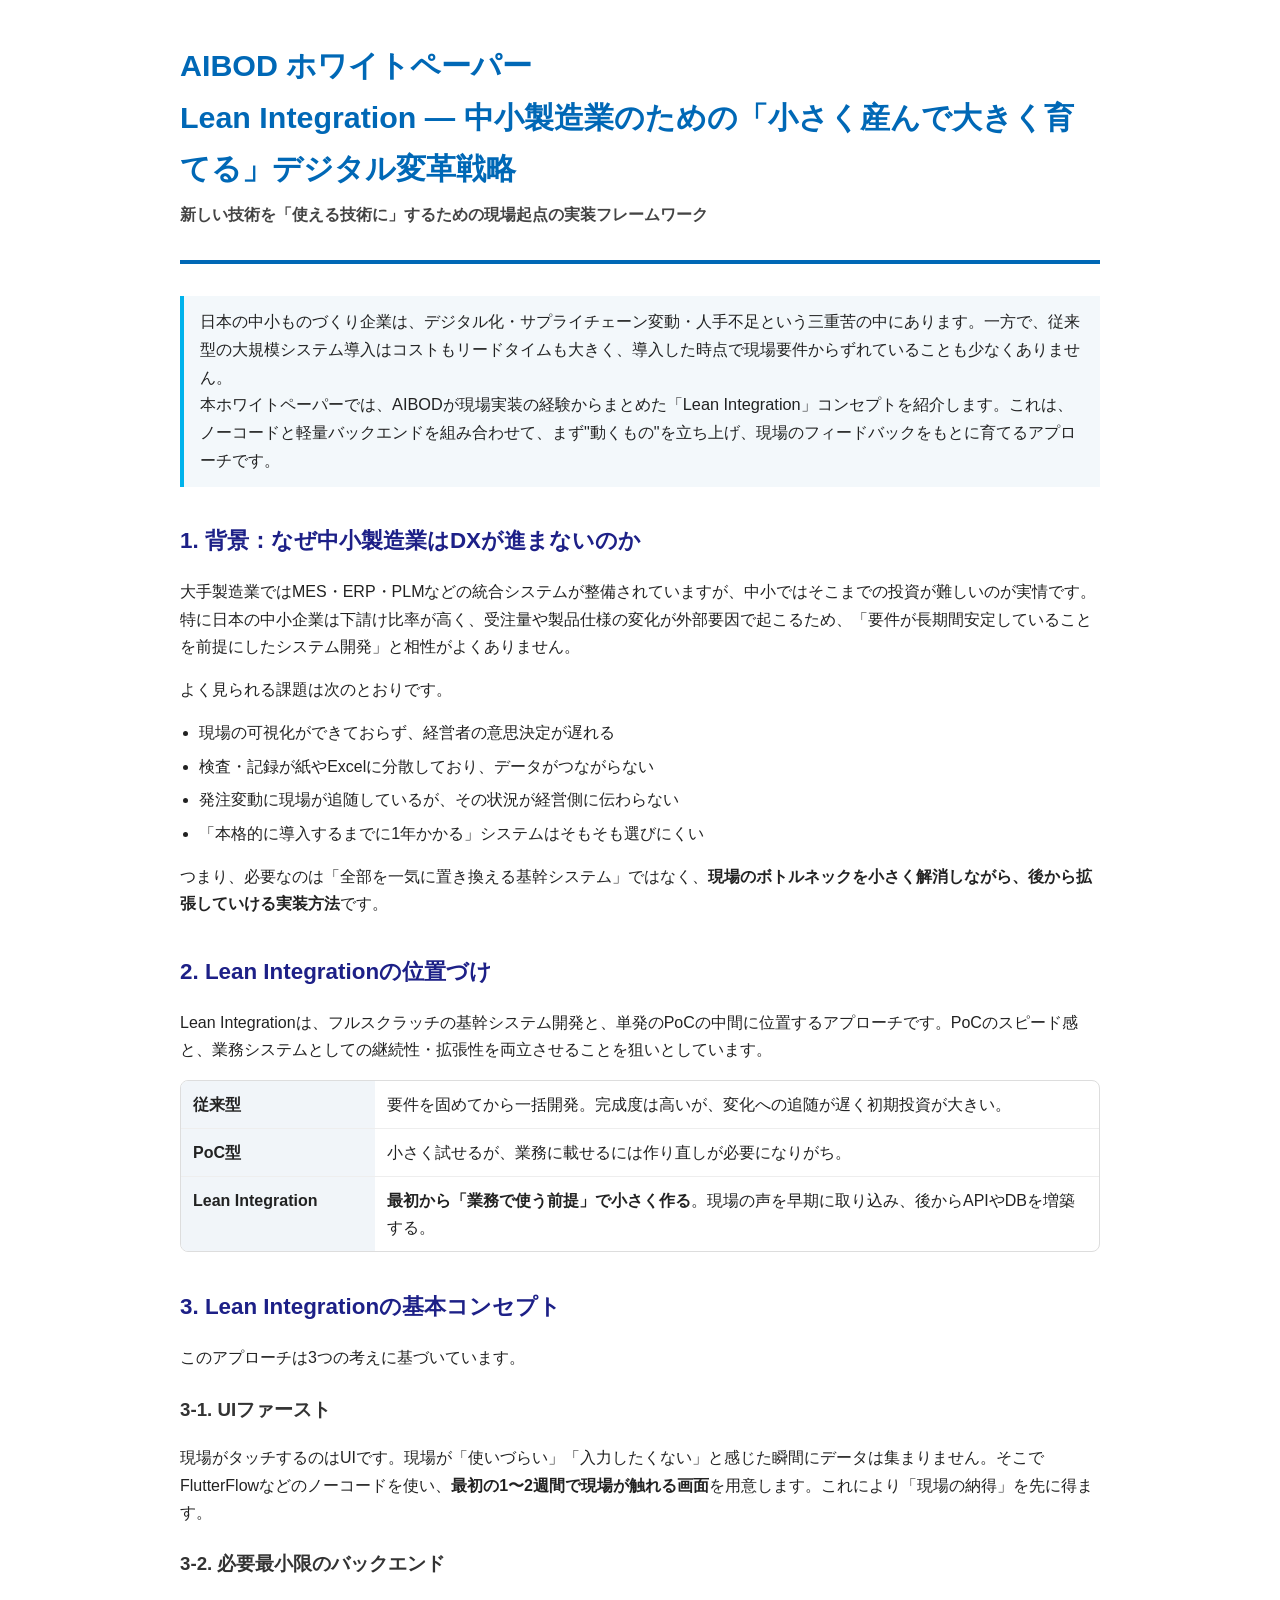
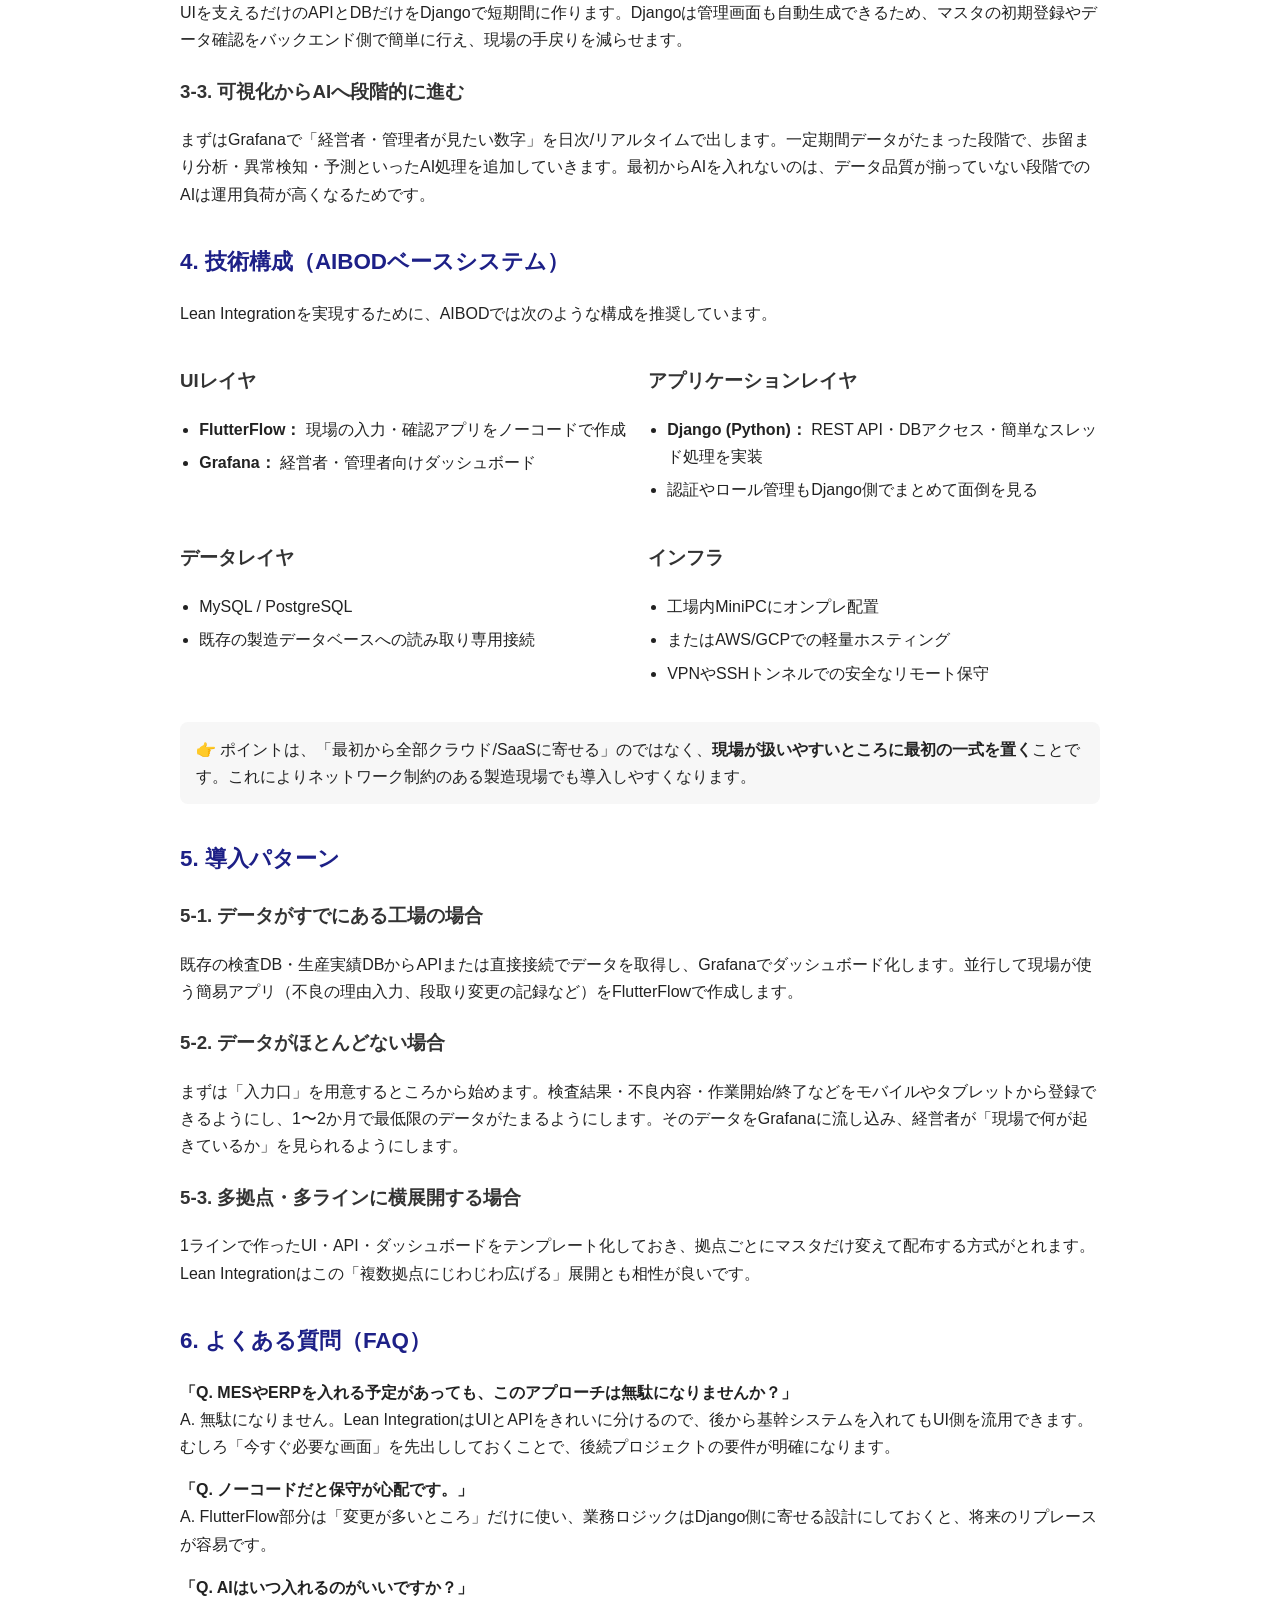
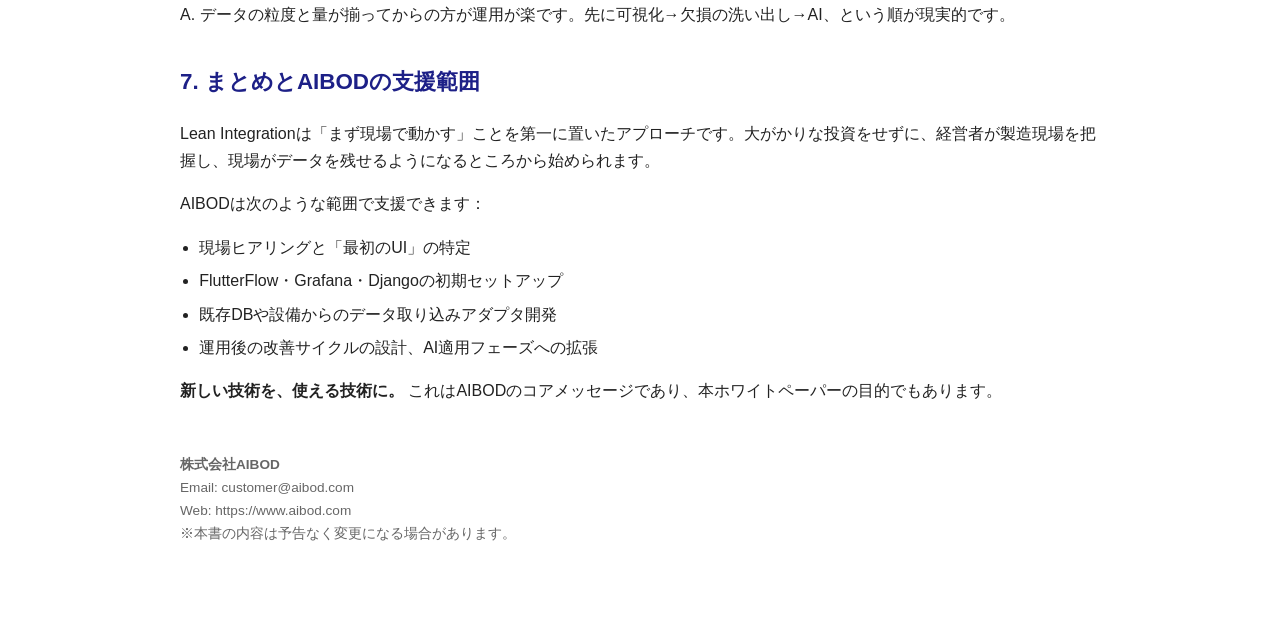
<file: leanintegration/index.html>
<!doctype html>
<html lang="ja">
<head>
  <meta charset="utf-8" />
  <title>AIBOD ホワイトペーパー｜Lean Integration</title>
  <meta name="viewport" content="width=device-width, initial-scale=1" />
  <meta name="description" content="中小製造業のための「小さく産んで大きく育てる」デジタル変革戦略 - Lean Integration フレームワーク" />
  <meta name="keywords" content="AIBOD, Lean Integration, DX, 製造業, デジタル変革, ノーコード, AI" />
  
  <!-- Open Graph / Facebook -->
  <meta property="og:type" content="website" />
  <meta property="og:title" content="AIBOD ホワイトペーパー｜Lean Integration" />
  <meta property="og:description" content="中小製造業のための「小さく産んで大きく育てる」デジタル変革戦略" />
  <meta property="og:url" content="https://yourusername.github.io/aibod-whitepaper/" />
  
  <!-- Twitter -->
  <meta property="twitter:card" content="summary_large_image" />
  <meta property="twitter:title" content="AIBOD ホワイトペーパー｜Lean Integration" />
  <meta property="twitter:description" content="中小製造業のための「小さく産んで大きく育てる」デジタル変革戦略" />
  
  <style>
    :root {
      --aibod-blue: #0068b6;
      --aibod-light: #00b3ec;
      --aibod-deep: #1d2087;
      --text: #222;
      --bg: #fff;
    }
    body {
      font-family: -apple-system, BlinkMacSystemFont, "Segoe UI", "Hiragino Sans", "Hiragino Kaku Gothic ProN", "Meiryo", sans-serif;
      line-height: 1.7;
      color: var(--text);
      background: var(--bg);
      margin: 0;
      padding: 0;
    }
    .wrap {
      max-width: 920px;
      margin: 0 auto;
      padding: 40px 20px 80px;
    }
    header {
      border-bottom: 4px solid var(--aibod-blue);
      margin-bottom: 32px;
      padding-bottom: 16px;
    }
    h1 {
      font-size: 1.9rem;
      margin: 0 0 6px;
      color: var(--aibod-blue);
    }
    h2 {
      font-size: 1.4rem;
      margin-top: 2.2rem;
      color: var(--aibod-deep);
    }
    h3 {
      margin-top: 1.4rem;
      color: #333;
    }
    p {
      margin: 0 0 1rem;
    }
    .lead {
      font-size: 1.02rem;
      background: #f3f8fb;
      border-left: 4px solid var(--aibod-light);
      padding: 12px 16px;
      margin-bottom: 1.6rem;
    }
    .tagline {
      font-weight: 600;
      color: #444;
    }
    .box {
      background: #f7f7f7;
      padding: 14px 16px;
      border-radius: 8px;
      margin: 1.2rem 0;
    }
    ul {
      padding-left: 1.2rem;
      margin-bottom: 1rem;
    }
    li {
      margin-bottom: .4rem;
    }
    .two-col {
      display: grid;
      grid-template-columns: 1fr 1fr;
      gap: 16px;
    }
    @media (max-width: 760px) {
      .two-col {
        grid-template-columns: 1fr;
      }
      .wrap {
        padding: 26px 16px 60px;
      }
    }
    footer {
      margin-top: 3rem;
      font-size: .85rem;
      color: #666;
    }
    .label {
      display: inline-block;
      background: #e6f3ff;
      color: #003f74;
      padding: 2px 8px;
      border-radius: 4px;
      font-size: .75rem;
      margin-bottom: .5rem;
    }
    .table-like {
      border: 1px solid #ddd;
      border-radius: 8px;
      overflow: hidden;
      margin: 1rem 0 1.6rem;
    }
    .table-like-row {
      display: flex;
      border-bottom: 1px solid #eee;
    }
    .table-like-row:last-child {
      border-bottom: none;
    }
    .table-like-head {
      flex: 0 0 170px;
      background: #f1f5f9;
      padding: 10px 12px;
      font-weight: 600;
    }
    .table-like-body {
      flex: 1;
      padding: 10px 12px;
    }
    .faq q {
      font-weight: 600;
    }
    
    /* Print styles */
    @media print {
      body {
        font-size: 12pt;
      }
      .wrap {
        max-width: none;
        padding: 0;
      }
      header {
        page-break-inside: avoid;
      }
      h2 {
        page-break-before: auto;
        page-break-after: avoid;
      }
    }
    
    /* アクセシビリティ向上 */
    @media (prefers-reduced-motion: reduce) {
      * {
        animation-duration: 0.01ms !important;
        animation-iteration-count: 1 !important;
        transition-duration: 0.01ms !important;
      }
    }
    
    /* 高コントラストモード対応 */
    @media (prefers-contrast: high) {
      :root {
        --text: #000;
        --aibod-blue: #003f74;
        --aibod-deep: #000080;
      }
    }
  </style>
</head>
<body>
  <div class="wrap">
    <header>
      <h1>AIBOD ホワイトペーパー<br />Lean Integration — 中小製造業のための「小さく産んで大きく育てる」デジタル変革戦略</h1>
      <p class="tagline">新しい技術を「使える技術に」するための現場起点の実装フレームワーク</p>
    </header>

    <p class="lead">
      日本の中小ものづくり企業は、デジタル化・サプライチェーン変動・人手不足という三重苦の中にあります。一方で、従来型の大規模システム導入はコストもリードタイムも大きく、導入した時点で現場要件からずれていることも少なくありません。<br />
      本ホワイトペーパーでは、AIBODが現場実装の経験からまとめた「Lean Integration」コンセプトを紹介します。これは、ノーコードと軽量バックエンドを組み合わせて、まず"動くもの"を立ち上げ、現場のフィードバックをもとに育てるアプローチです。
    </p>

    <!-- 1. 背景 -->
    <h2>1. 背景：なぜ中小製造業はDXが進まないのか</h2>
    <p>
      大手製造業ではMES・ERP・PLMなどの統合システムが整備されていますが、中小ではそこまでの投資が難しいのが実情です。特に日本の中小企業は下請け比率が高く、受注量や製品仕様の変化が外部要因で起こるため、「要件が長期間安定していることを前提にしたシステム開発」と相性がよくありません。
    </p>
    <p>よく見られる課題は次のとおりです。</p>
    <ul>
      <li>現場の可視化ができておらず、経営者の意思決定が遅れる</li>
      <li>検査・記録が紙やExcelに分散しており、データがつながらない</li>
      <li>発注変動に現場が追随しているが、その状況が経営側に伝わらない</li>
      <li>「本格的に導入するまでに1年かかる」システムはそもそも選びにくい</li>
    </ul>
    <p>
      つまり、必要なのは「全部を一気に置き換える基幹システム」ではなく、<strong>現場のボトルネックを小さく解消しながら、後から拡張していける実装方法</strong>です。
    </p>

    <!-- 2. Lean Integrationの位置づけ -->
    <h2>2. Lean Integrationの位置づけ</h2>
    <p>
      Lean Integrationは、フルスクラッチの基幹システム開発と、単発のPoCの中間に位置するアプローチです。PoCのスピード感と、業務システムとしての継続性・拡張性を両立させることを狙いとしています。
    </p>
    <div class="table-like">
      <div class="table-like-row">
        <div class="table-like-head">従来型</div>
        <div class="table-like-body">要件を固めてから一括開発。完成度は高いが、変化への追随が遅く初期投資が大きい。</div>
      </div>
      <div class="table-like-row">
        <div class="table-like-head">PoC型</div>
        <div class="table-like-body">小さく試せるが、業務に載せるには作り直しが必要になりがち。</div>
      </div>
      <div class="table-like-row">
        <div class="table-like-head">Lean Integration</div>
        <div class="table-like-body"><strong>最初から「業務で使う前提」で小さく作る</strong>。現場の声を早期に取り込み、後からAPIやDBを増築する。</div>
      </div>
    </div>

    <!-- 3. コンセプト -->
    <h2>3. Lean Integrationの基本コンセプト</h2>
    <p>このアプローチは3つの考えに基づいています。</p>
    <h3>3-1. UIファースト</h3>
    <p>
      現場がタッチするのはUIです。現場が「使いづらい」「入力したくない」と感じた瞬間にデータは集まりません。そこでFlutterFlowなどのノーコードを使い、<strong>最初の1〜2週間で現場が触れる画面</strong>を用意します。これにより「現場の納得」を先に得ます。
    </p>

    <h3>3-2. 必要最小限のバックエンド</h3>
    <p>
      UIを支えるだけのAPIとDBだけをDjangoで短期間に作ります。Djangoは管理画面も自動生成できるため、マスタの初期登録やデータ確認をバックエンド側で簡単に行え、現場の手戻りを減らせます。
    </p>

    <h3>3-3. 可視化からAIへ段階的に進む</h3>
    <p>
      まずはGrafanaで「経営者・管理者が見たい数字」を日次/リアルタイムで出します。一定期間データがたまった段階で、歩留まり分析・異常検知・予測といったAI処理を追加していきます。最初からAIを入れないのは、データ品質が揃っていない段階でのAIは運用負荷が高くなるためです。
    </p>

    <!-- 4. 技術構成 -->
    <h2>4. 技術構成（AIBODベースシステム）</h2>
    <p>Lean Integrationを実現するために、AIBODでは次のような構成を推奨しています。</p>
    <div class="two-col">
      <div>
        <h3>UIレイヤ</h3>
        <ul>
          <li><strong>FlutterFlow：</strong> 現場の入力・確認アプリをノーコードで作成</li>
          <li><strong>Grafana：</strong> 経営者・管理者向けダッシュボード</li>
        </ul>
      </div>
      <div>
        <h3>アプリケーションレイヤ</h3>
        <ul>
          <li><strong>Django (Python)：</strong> REST API・DBアクセス・簡単なスレッド処理を実装</li>
          <li>認証やロール管理もDjango側でまとめて面倒を見る</li>
        </ul>
      </div>
    </div>
    <div class="two-col">
      <div>
        <h3>データレイヤ</h3>
        <ul>
          <li>MySQL / PostgreSQL</li>
          <li>既存の製造データベースへの読み取り専用接続</li>
        </ul>
      </div>
      <div>
        <h3>インフラ</h3>
        <ul>
          <li>工場内MiniPCにオンプレ配置</li>
          <li>またはAWS/GCPでの軽量ホスティング</li>
          <li>VPNやSSHトンネルでの安全なリモート保守</li>
        </ul>
      </div>
    </div>
    <p class="box">
      👉 ポイントは、「最初から全部クラウド/SaaSに寄せる」のではなく、<strong>現場が扱いやすいところに最初の一式を置く</strong>ことです。これによりネットワーク制約のある製造現場でも導入しやすくなります。
    </p>

    <!-- 5. 導入パターン -->
    <h2>5. 導入パターン</h2>
    <h3>5-1. データがすでにある工場の場合</h3>
    <p>
      既存の検査DB・生産実績DBからAPIまたは直接接続でデータを取得し、Grafanaでダッシュボード化します。並行して現場が使う簡易アプリ（不良の理由入力、段取り変更の記録など）をFlutterFlowで作成します。
    </p>

    <h3>5-2. データがほとんどない場合</h3>
    <p>
      まずは「入力口」を用意するところから始めます。検査結果・不良内容・作業開始/終了などをモバイルやタブレットから登録できるようにし、1〜2か月で最低限のデータがたまるようにします。そのデータをGrafanaに流し込み、経営者が「現場で何が起きているか」を見られるようにします。
    </p>

    <h3>5-3. 多拠点・多ラインに横展開する場合</h3>
    <p>
      1ラインで作ったUI・API・ダッシュボードをテンプレート化しておき、拠点ごとにマスタだけ変えて配布する方式がとれます。Lean Integrationはこの「複数拠点にじわじわ広げる」展開とも相性が良いです。
    </p>

    <!-- 6. よくある質問 -->
    <h2>6. よくある質問（FAQ）</h2>
    <div class="faq">
      <p><q>Q. MESやERPを入れる予定があっても、このアプローチは無駄になりませんか？</q><br />
      A. 無駄になりません。Lean IntegrationはUIとAPIをきれいに分けるので、後から基幹システムを入れてもUI側を流用できます。むしろ「今すぐ必要な画面」を先出ししておくことで、後続プロジェクトの要件が明確になります。</p>

      <p><q>Q. ノーコードだと保守が心配です。</q><br />
      A. FlutterFlow部分は「変更が多いところ」だけに使い、業務ロジックはDjango側に寄せる設計にしておくと、将来のリプレースが容易です。</p>

      <p><q>Q. AIはいつ入れるのがいいですか？</q><br />
      A. データの粒度と量が揃ってからの方が運用が楽です。先に可視化→欠損の洗い出し→AI、という順が現実的です。</p>
    </div>

    <!-- 7. まとめ -->
    <h2>7. まとめとAIBODの支援範囲</h2>
    <p>
      Lean Integrationは「まず現場で動かす」ことを第一に置いたアプローチです。大がかりな投資をせずに、経営者が製造現場を把握し、現場がデータを残せるようになるところから始められます。
    </p>
    <p>AIBODは次のような範囲で支援できます：</p>
    <ul>
      <li>現場ヒアリングと「最初のUI」の特定</li>
      <li>FlutterFlow・Grafana・Djangoの初期セットアップ</li>
      <li>既存DBや設備からのデータ取り込みアダプタ開発</li>
      <li>運用後の改善サイクルの設計、AI適用フェーズへの拡張</li>
    </ul>
    <p><strong>新しい技術を、使える技術に。</strong> これはAIBODのコアメッセージであり、本ホワイトペーパーの目的でもあります。</p>

    <footer>
      <p><strong>株式会社AIBOD</strong><br />
        Email: customer@aibod.com<br />
        Web: https://www.aibod.com<br />
        ※本書の内容は予告なく変更になる場合があります。
      </p>
    </footer>
  </div>
</body>
</html>
</file>
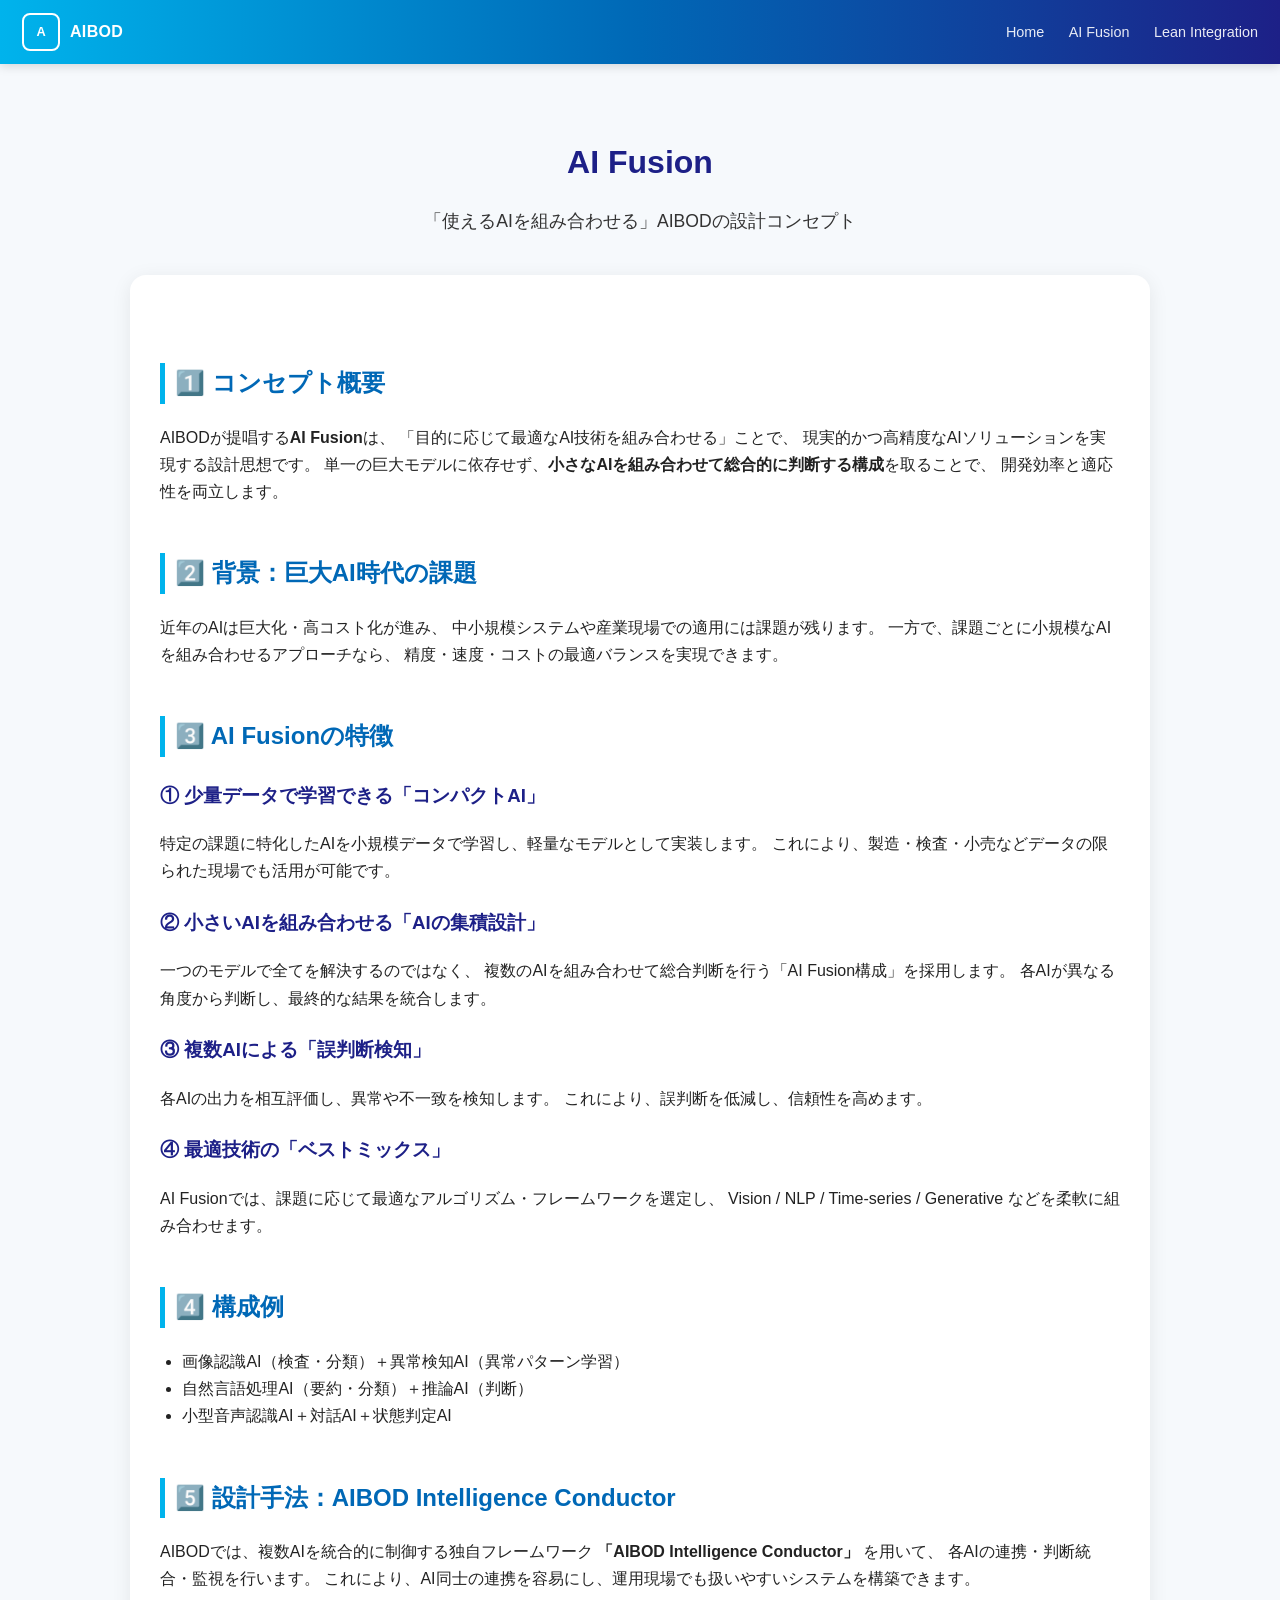
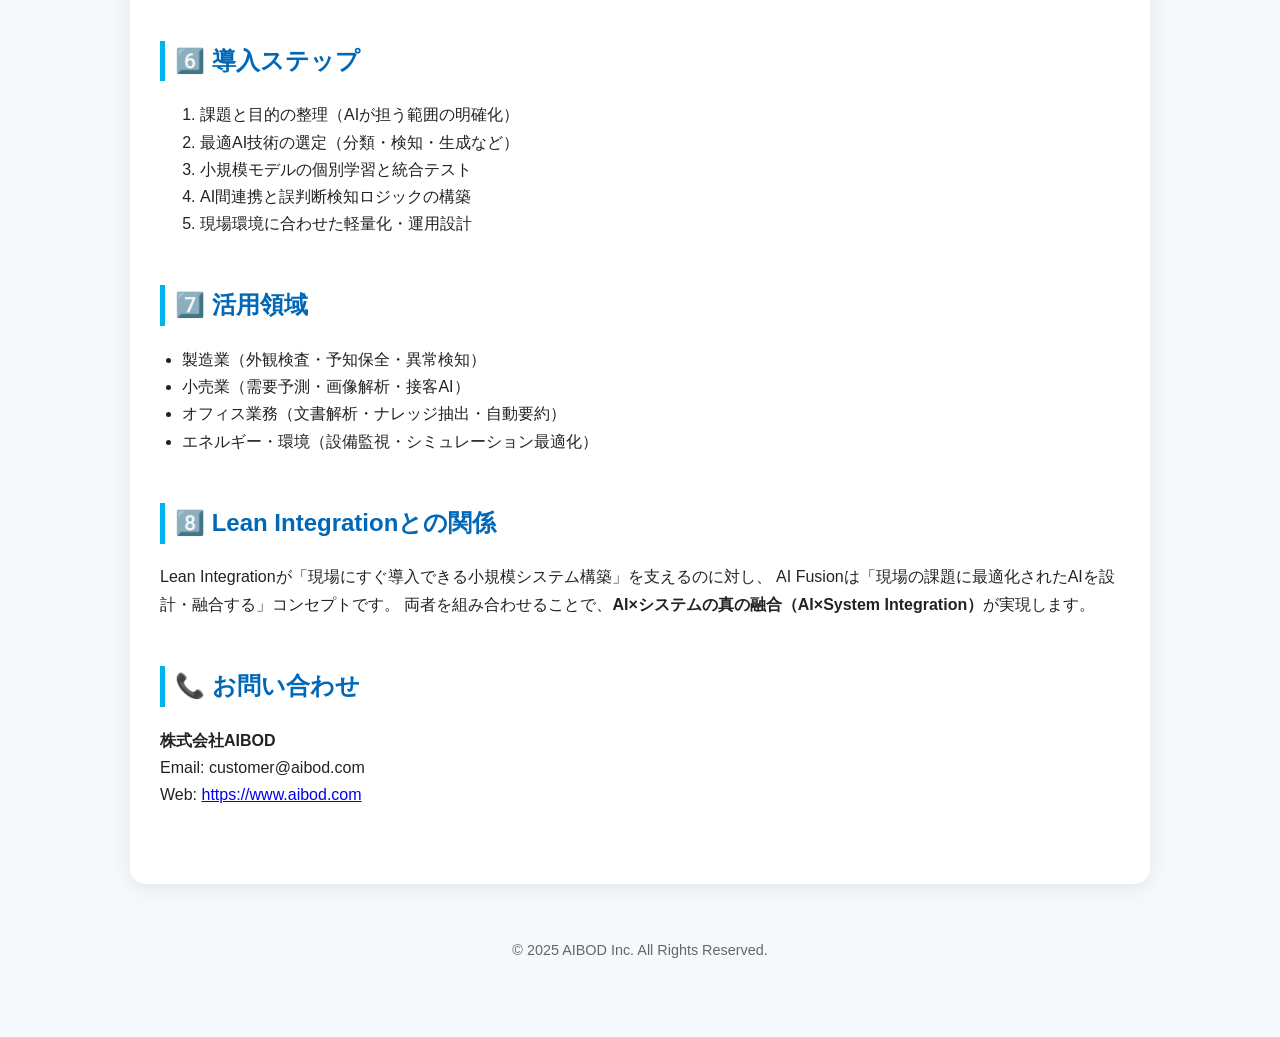
<file: aifusion/aifusion.html>
<!doctype html>
<html lang="ja">
<head>
  <meta charset="utf-8">
  <title>AI Fusion | AIBOD ホワイトペーパー</title>
  <meta name="viewport" content="width=device-width, initial-scale=1">
  <style>
    :root {
      --blue-light: #00b3ec;
      --blue-mid: #0068b6;
      --blue-deep: #1d2087;
      --gray-bg: #f6f9fc;
      --text: #222;
    }
    body {
      font-family: -apple-system, BlinkMacSystemFont, "Hiragino Sans", "Meiryo", sans-serif;
      margin: 0;
      color: var(--text);
      background: var(--gray-bg);
      line-height: 1.7;
      padding-top: 64px;
    }

    /* --- Navbar --- */
    .navbar {
      position: fixed;
      top: 0; left: 0; right: 0;
      height: 64px;
      background: linear-gradient(90deg, var(--blue-light), var(--blue-mid), var(--blue-deep));
      display: flex;
      align-items: center;
      justify-content: space-between;
      padding: 0 22px;
      color: #fff;
      z-index: 100;
      box-shadow: 0 2px 10px rgba(0,0,0,0.15);
    }
    .nav-left {
      display: flex;
      align-items: center;
      gap: 10px;
    }
    .logo-box {
      width: 34px; height: 34px;
      border: 2px solid #fff;
      border-radius: 8px;
      display: flex;
      align-items: center;
      justify-content: center;
      font-weight: 700;
      color: #fff;
      font-size: 0.8rem;
      letter-spacing: -0.02em;
    }
    .nav-title {
      font-weight: 600;
      letter-spacing: .02em;
    }
    .nav-right a {
      color: #fff;
      text-decoration: none;
      margin-left: 20px;
      font-size: 0.9rem;
      opacity: 0.9;
      transition: opacity .2s ease;
    }
    .nav-right a:hover {
      opacity: 1;
    }

    header {
      max-width: 960px;
      margin: 0 auto;
      text-align: center;
      padding: 50px 20px 20px;
    }
    header h1 {
      font-size: 2rem;
      color: var(--blue-deep);
      margin-bottom: 10px;
    }
    header p {
      color: #333;
      font-size: 1.1rem;
    }

    main {
      max-width: 960px;
      margin: 0 auto;
      background: #fff;
      padding: 40px 30px 60px;
      border-radius: 16px;
      box-shadow: 0 4px 20px rgba(0,0,0,0.08);
    }
    h2 {
      color: var(--blue-mid);
      margin-top: 2em;
      border-left: 5px solid var(--blue-light);
      padding-left: 10px;
    }
    h3 {
      color: var(--blue-deep);
      margin-top: 1.2em;
    }
    p {
      margin-bottom: 1em;
    }
    ul {
      margin-bottom: 1em;
      padding-left: 1.4em;
    }

    footer {
      text-align: center;
      padding: 40px 10px 60px;
      color: #666;
      font-size: 0.9rem;
    }

    @media (max-width: 540px) {
      .nav-right { display: none; }
      header { padding-top: 20px; }
    }
  </style>
</head>
<body>

  <!-- ナビバー -->
  <nav class="navbar">
    <div class="nav-left">
      <div class="logo-box">A</div>
      <div class="nav-title">AIBOD</div>
    </div>
    <div class="nav-right">
      <a href="../">Home</a>
      <a href="../aifusion/">AI Fusion</a>
      <a href="../leanintegration/">Lean Integration</a>
    </div>
  </nav>

  <header>
    <h1>AI Fusion</h1>
    <p>「使えるAIを組み合わせる」AIBODの設計コンセプト</p>
  </header>

  <main>
    <h2>1️⃣ コンセプト概要</h2>
    <p>
      AIBODが提唱する<strong>AI Fusion</strong>は、  
      「目的に応じて最適なAI技術を組み合わせる」ことで、  
      現実的かつ高精度なAIソリューションを実現する設計思想です。  
      単一の巨大モデルに依存せず、<strong>小さなAIを組み合わせて総合的に判断する構成</strong>を取ることで、
      開発効率と適応性を両立します。
    </p>

    <h2>2️⃣ 背景：巨大AI時代の課題</h2>
    <p>
      近年のAIは巨大化・高コスト化が進み、  
      中小規模システムや産業現場での適用には課題が残ります。  
      一方で、課題ごとに小規模なAIを組み合わせるアプローチなら、  
      精度・速度・コストの最適バランスを実現できます。
    </p>

    <h2>3️⃣ AI Fusionの特徴</h2>
    <h3>① 少量データで学習できる「コンパクトAI」</h3>
    <p>
      特定の課題に特化したAIを小規模データで学習し、軽量なモデルとして実装します。  
      これにより、製造・検査・小売などデータの限られた現場でも活用が可能です。
    </p>

    <h3>② 小さいAIを組み合わせる「AIの集積設計」</h3>
    <p>
      一つのモデルで全てを解決するのではなく、  
      複数のAIを組み合わせて総合判断を行う「AI Fusion構成」を採用します。  
      各AIが異なる角度から判断し、最終的な結果を統合します。
    </p>

    <h3>③ 複数AIによる「誤判断検知」</h3>
    <p>
      各AIの出力を相互評価し、異常や不一致を検知します。  
      これにより、誤判断を低減し、信頼性を高めます。
    </p>

    <h3>④ 最適技術の「ベストミックス」</h3>
    <p>
      AI Fusionでは、課題に応じて最適なアルゴリズム・フレームワークを選定し、  
      Vision / NLP / Time-series / Generative などを柔軟に組み合わせます。
    </p>

    <h2>4️⃣ 構成例</h2>
    <ul>
      <li>画像認識AI（検査・分類）＋異常検知AI（異常パターン学習）</li>
      <li>自然言語処理AI（要約・分類）＋推論AI（判断）</li>
      <li>小型音声認識AI＋対話AI＋状態判定AI</li>
    </ul>

    <h2>5️⃣ 設計手法：AIBOD Intelligence Conductor</h2>
    <p>
      AIBODでは、複数AIを統合的に制御する独自フレームワーク  
      <strong>「AIBOD Intelligence Conductor」</strong> を用いて、  
      各AIの連携・判断統合・監視を行います。  
      これにより、AI同士の連携を容易にし、運用現場でも扱いやすいシステムを構築できます。
    </p>

    <h2>6️⃣ 導入ステップ</h2>
    <ol>
      <li>課題と目的の整理（AIが担う範囲の明確化）</li>
      <li>最適AI技術の選定（分類・検知・生成など）</li>
      <li>小規模モデルの個別学習と統合テスト</li>
      <li>AI間連携と誤判断検知ロジックの構築</li>
      <li>現場環境に合わせた軽量化・運用設計</li>
    </ol>

    <h2>7️⃣ 活用領域</h2>
    <ul>
      <li>製造業（外観検査・予知保全・異常検知）</li>
      <li>小売業（需要予測・画像解析・接客AI）</li>
      <li>オフィス業務（文書解析・ナレッジ抽出・自動要約）</li>
      <li>エネルギー・環境（設備監視・シミュレーション最適化）</li>
    </ul>

    <h2>8️⃣ Lean Integrationとの関係</h2>
    <p>
      Lean Integrationが「現場にすぐ導入できる小規模システム構築」を支えるのに対し、  
      AI Fusionは「現場の課題に最適化されたAIを設計・融合する」コンセプトです。  
      両者を組み合わせることで、<strong>AI×システムの真の融合（AI×System Integration）</strong>が実現します。
    </p>

    <h2>📞 お問い合わせ</h2>
    <p>
      <strong>株式会社AIBOD</strong><br>
      Email: customer@aibod.com<br>
      Web: <a href="https://www.aibod.com" target="_blank">https://www.aibod.com</a>
    </p>
  </main>

  <footer>
    <p>© 2025 AIBOD Inc. All Rights Reserved.</p>
  </footer>
</body>
</html>
</file>
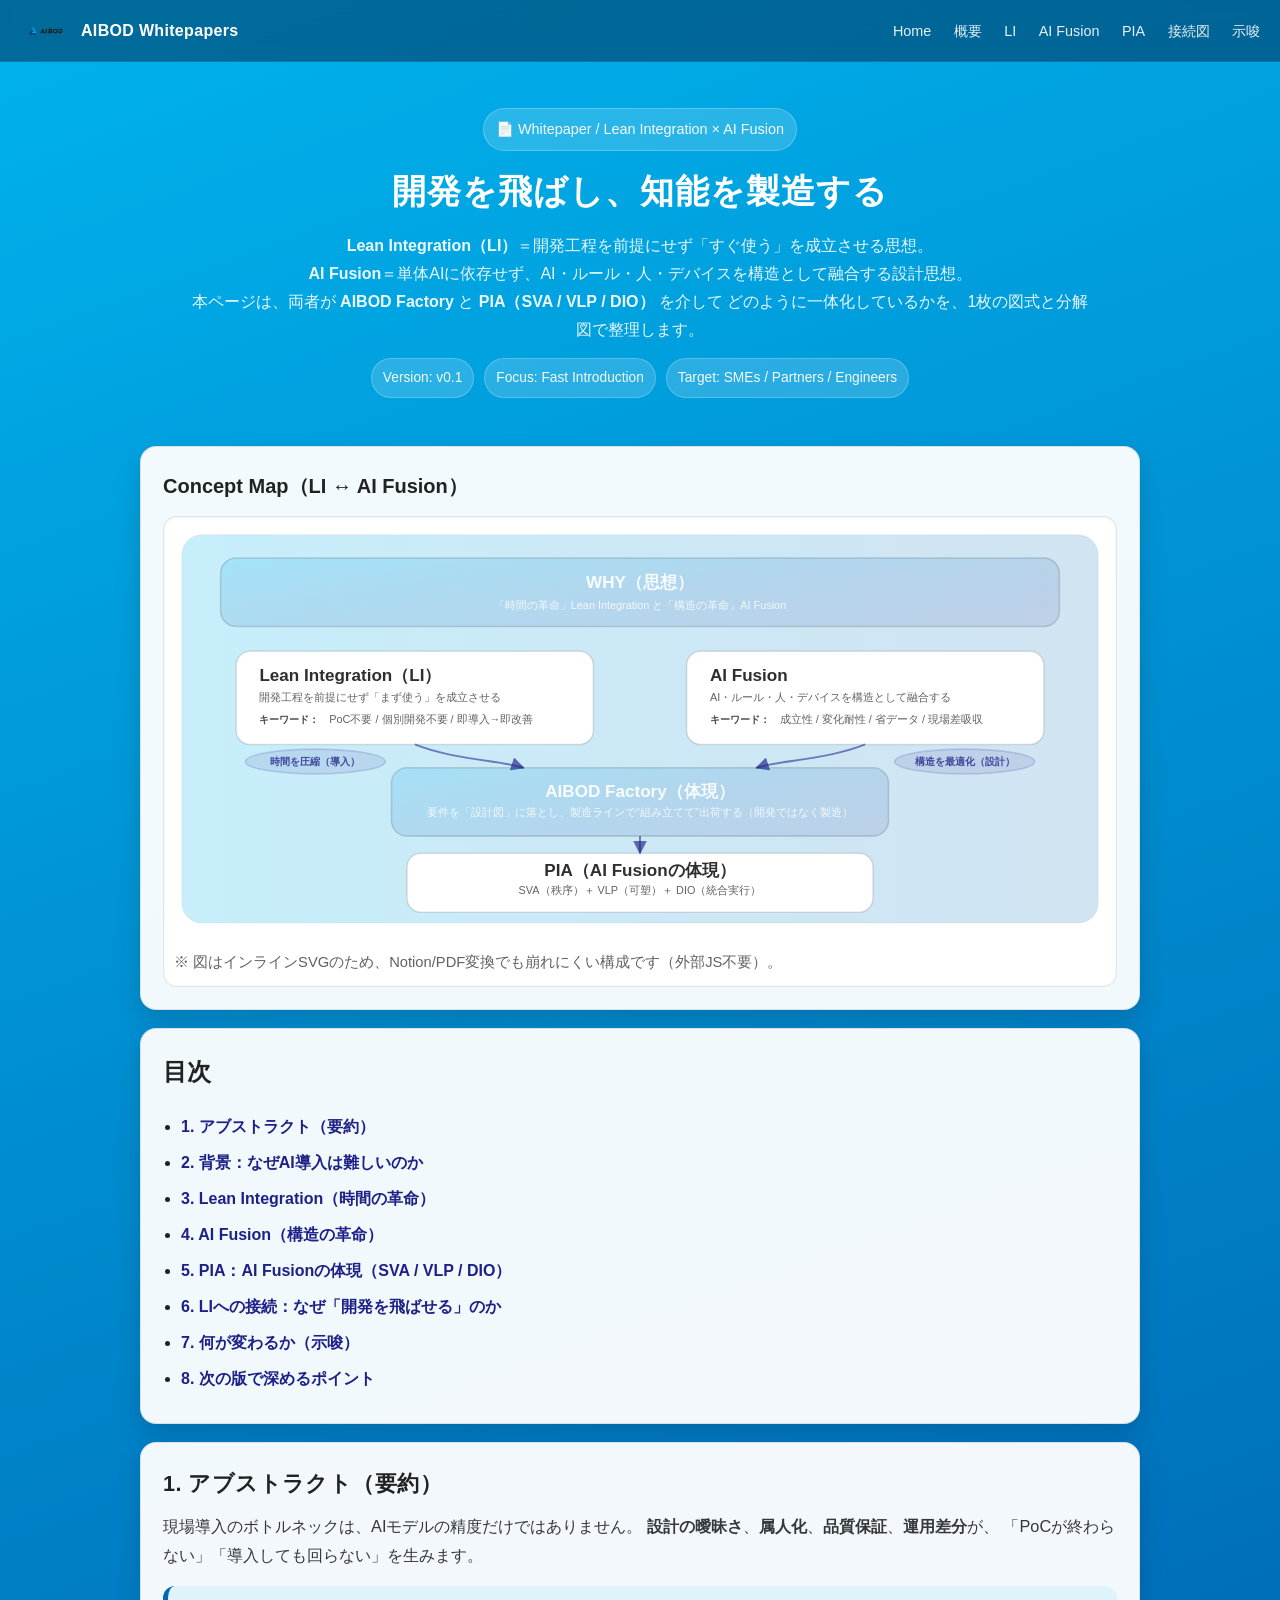
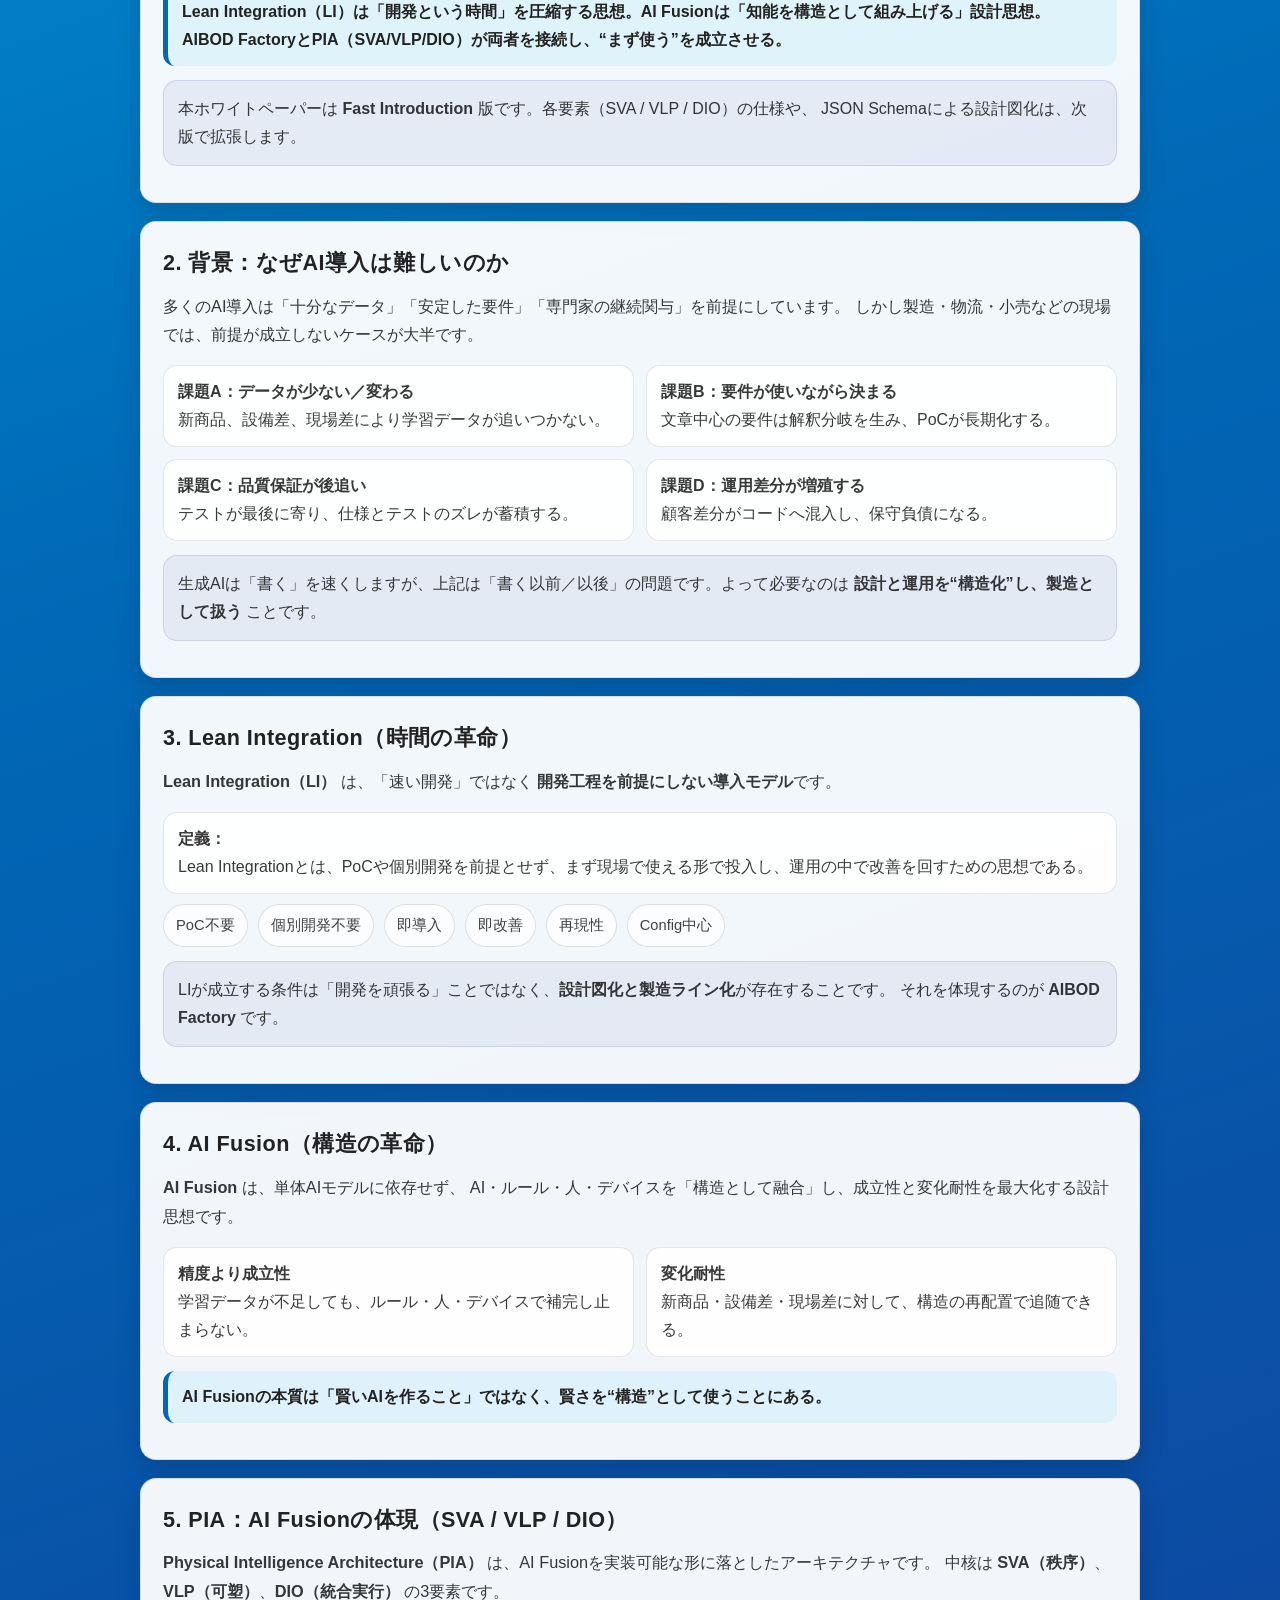
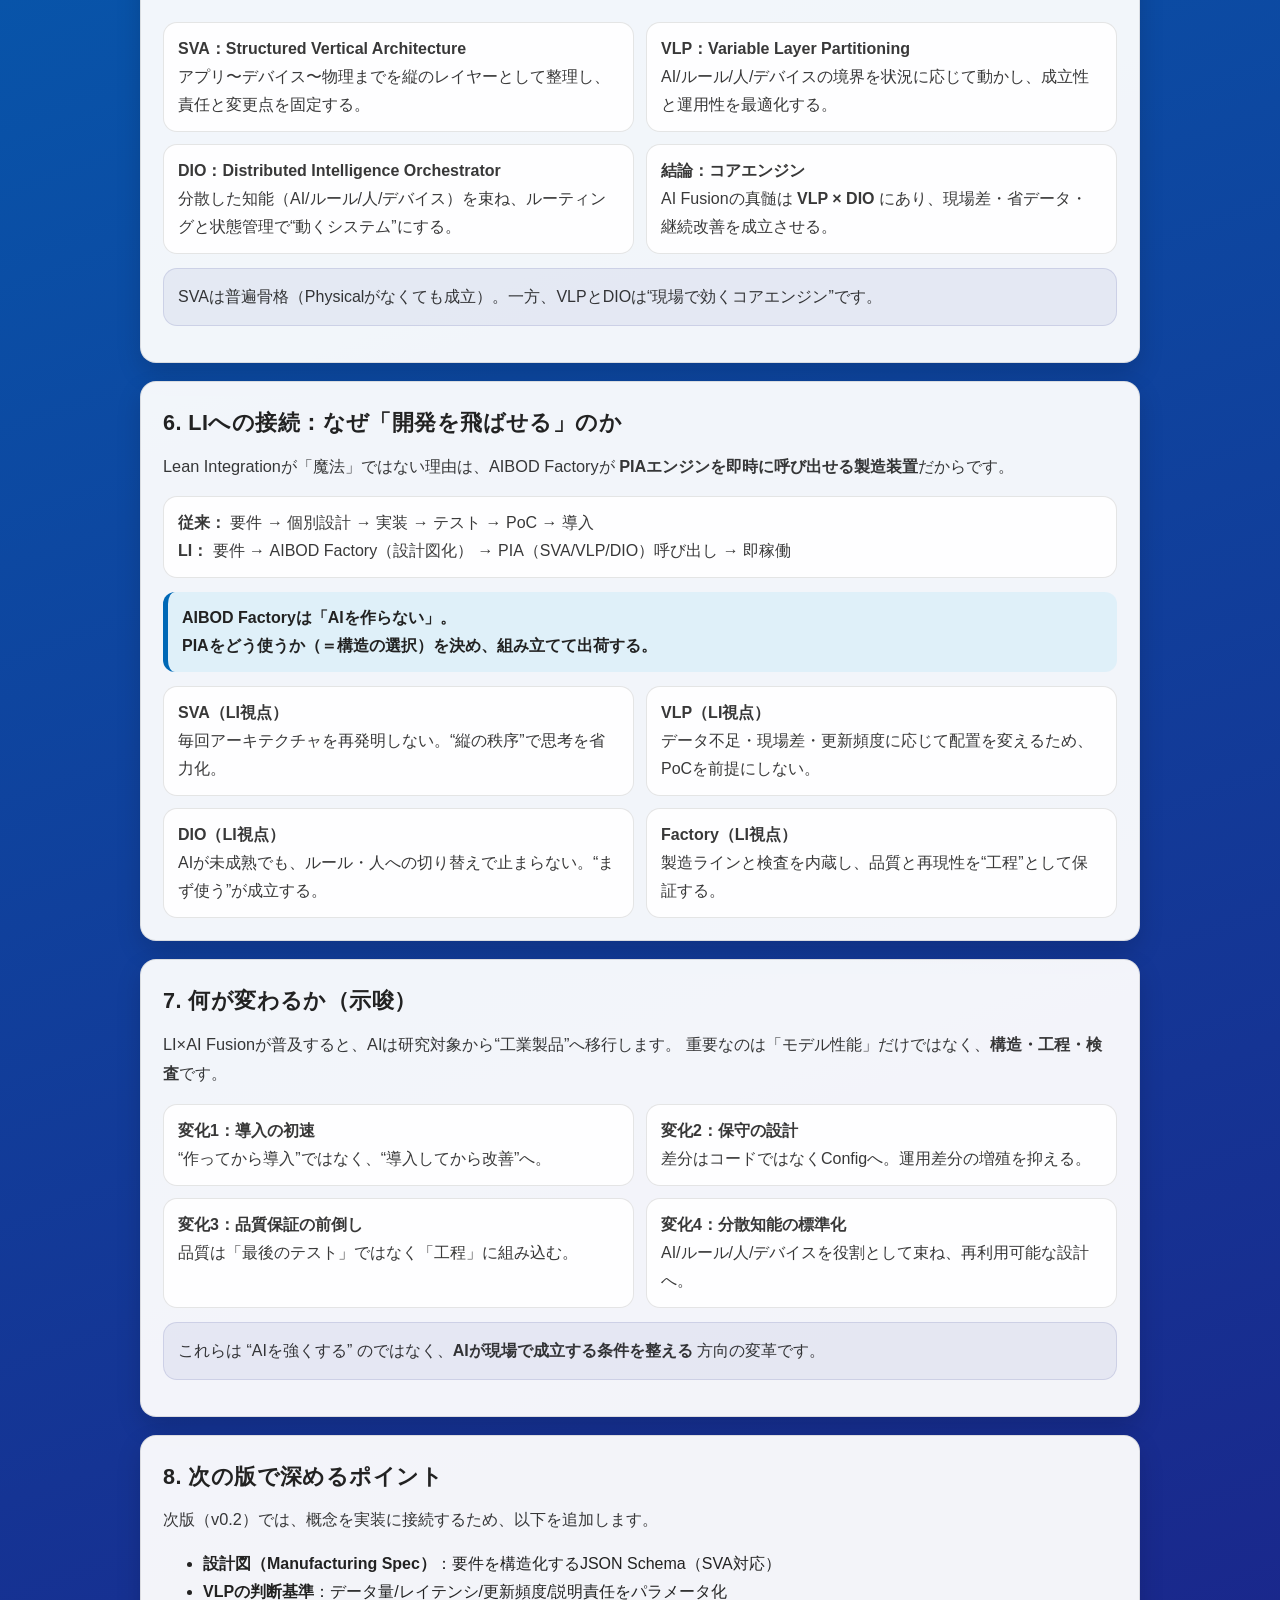
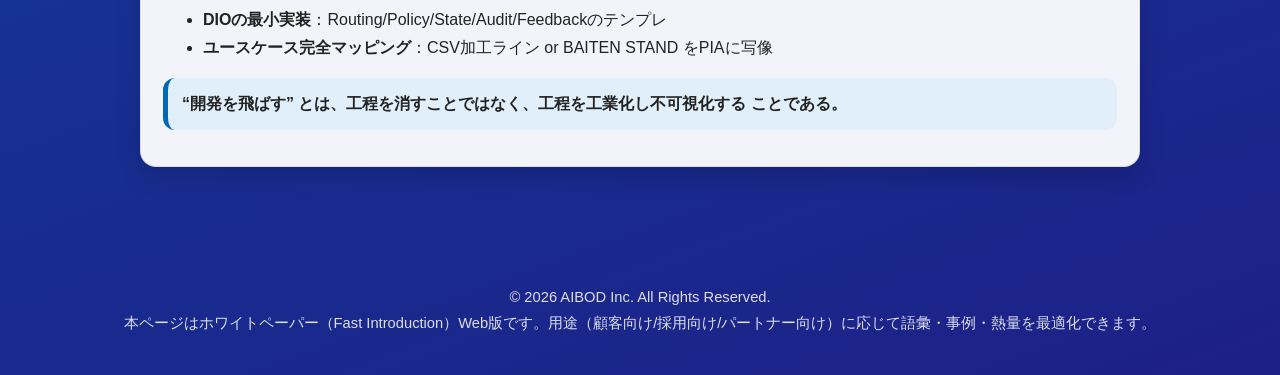
<file: concepts/li_ai_fusion.html>
<!doctype html>
<html lang="ja">
<head>
  <meta charset="utf-8">
  <title>AIBOD Whitepaper｜Lean Integration × AI Fusion（PIA / SVA / VLP / DIO）</title>
  <meta name="viewport" content="width=device-width, initial-scale=1">
  <meta name="description" content="Lean Integration（開発を飛ばした現場導入）とAI Fusion（構造としての知能設計）を統合し、AIBOD FactoryとPIA（SVA/VLP/DIO）で実現する全体像を整理したホワイトペーパー。" />

  <!--
    NOTE:
    - This page intentionally reuses the same CSS tone/layout as factory/factory.html.
    - Place this file at: /aibod-whitepapers/concepts/li_ai_fusion.html
    - Logo path assumes: /aibod-whitepapers/images/aibod-logo.svg
  -->

  <style>
    :root {
      --blue-light: #00b3ec;
      --blue-mid: #0068b6;
      --blue-deep: #1d2087;

      --bg: rgba(255,255,255,0.95);
      --bg2: rgba(255,255,255,0.90);
      --text: #222;
      --muted: rgba(0,0,0,0.62);
      --line: rgba(0,0,0,0.10);
      --shadow: 0 10px 25px rgba(0, 0, 0, 0.15);
      --shadow2: 0 16px 30px rgba(0, 0, 0, 0.22);
      --r: 16px;
      --max: 1040px;
    }

    * { box-sizing: border-box; }
    html { scroll-behavior: smooth; }
    body {
      font-family: -apple-system, BlinkMacSystemFont, "Hiragino Sans", "Meiryo", sans-serif;
      margin: 0;
      color: var(--text);
      line-height: 1.75;
      background: linear-gradient(160deg, var(--blue-light) 0%, var(--blue-mid) 40%, var(--blue-deep) 100%);
      min-height: 100vh;
      display: flex;
      flex-direction: column;
      padding-top: 62px; /* navbar */
    }
    a { color: var(--blue-deep); text-decoration: none; }
    a:hover { text-decoration: underline; }

    /* --- Navbar --- */
    .navbar {
      position: fixed;
      top: 0; left: 0; right: 0;
      height: 62px;
      background: rgba(0, 50, 90, 0.55);
      backdrop-filter: blur(10px);
      display: flex;
      align-items: center;
      justify-content: space-between;
      padding: 0 20px;
      z-index: 100;
      border-bottom: 1px solid rgba(255, 255, 255, 0.08);
    }
    .nav-left {
      display: flex;
      align-items: center;
      gap: 10px;
      min-width: 0;
    }
    .nav-title {
      color: #fff;
      font-weight: 600;
      letter-spacing: .02em;
      white-space: nowrap;
    }
    .nav-right a {
      color: #fff;
      text-decoration: none;
      margin-left: 18px;
      font-size: 0.9rem;
      opacity: 0.9;
      transition: opacity 0.2s ease;
    }
    .nav-right a:hover { opacity: 1; }

    @media (max-width: 920px) {
      .nav-right { display: none; }
    }

    header {
      text-align: center;
      color: #fff;
      padding: 46px 20px 20px;
    }
    header h1 {
      font-size: 2.1rem;
      margin: 0;
      letter-spacing: 0.03em;
    }
    header p {
      font-size: 1rem;
      opacity: 0.92;
      margin: 10px auto 0;
      max-width: 900px;
    }
    .kicker {
      display: inline-flex;
      align-items: center;
      gap: 8px;
      background: rgba(255,255,255,0.16);
      border: 1px solid rgba(255,255,255,0.22);
      color: rgba(255,255,255,0.95);
      padding: 8px 12px;
      border-radius: 999px;
      font-size: 0.9rem;
      margin-bottom: 12px;
    }

    main {
      width: 100%;
      max-width: var(--max);
      margin: 0 auto;
      padding: 10px 20px 80px;
    }

    .card {
      background: var(--bg);
      border-radius: var(--r);
      box-shadow: var(--shadow);
      padding: 22px;
      margin: 18px 0;
      border: 1px solid var(--line);
    }

    .sec h2, .toc h2 { margin-top: 0; }
    .sec h2 {
      font-size: 1.35rem;
      letter-spacing: .02em;
      margin-bottom: 10px;
    }

    .lead {
      font-size: 1.02rem;
      color: rgba(0,0,0,0.78);
      margin-top: 8px;
    }

    .meta {
      display: flex;
      flex-wrap: wrap;
      gap: 10px;
      justify-content: center;
      margin-top: 14px;
    }
    .badge {
      display: inline-flex;
      align-items: center;
      gap: 8px;
      background: rgba(255,255,255,0.16);
      border: 1px solid rgba(255,255,255,0.22);
      color: rgba(255,255,255,0.95);
      padding: 7px 11px;
      border-radius: 999px;
      font-size: 0.86rem;
      white-space: nowrap;
    }

    .toc ul {
      margin: 12px 0 0;
      padding-left: 18px;
    }
    .toc li { margin: 8px 0; }
    .toc a { font-weight: 600; }

    .quote {
      border-left: 5px solid var(--blue-mid);
      padding: 12px 14px;
      background: rgba(0, 179, 236, 0.08);
      border-radius: 12px;
      margin: 14px 0;
      font-weight: 700;
    }

    .callout {
      background: rgba(29, 32, 135, 0.06);
      border: 1px solid rgba(29, 32, 135, 0.12);
      border-radius: 14px;
      padding: 14px;
      margin: 14px 0;
      color: rgba(0,0,0,0.78);
    }

    .small {
      font-size: 0.92rem;
      color: var(--muted);
    }

    .grid2 {
      display: grid;
      grid-template-columns: 1fr 1fr;
      gap: 12px;
      margin-top: 12px;
    }
    @media (max-width: 820px) {
      .grid2 { grid-template-columns: 1fr; }
    }
    .mini {
      background: var(--bg2);
      border: 1px solid var(--line);
      border-radius: 14px;
      padding: 12px 14px;
      color: rgba(0,0,0,0.78);
    }

    .pillrow {
      display: flex;
      flex-wrap: wrap;
      gap: 10px;
      margin-top: 10px;
    }
    .pill {
      padding: 8px 12px;
      border-radius: 999px;
      border: 1px solid rgba(0,0,0,0.12);
      background: rgba(255,255,255,0.70);
      font-size: 0.92rem;
      color: rgba(0,0,0,0.75);
    }

    .diagram h2 {
      margin: 0 0 12px;
      font-size: 1.25rem;
    }
    .frame {
      border: 1px solid var(--line);
      border-radius: 14px;
      overflow: hidden;
      background: #fff;
      box-shadow: inset 0 0 0 1px rgba(0,0,0,0.03);
    }
    .frame .pad {
      padding: 10px;
    }

    code {
      background: rgba(0,0,0,0.06);
      padding: 2px 6px;
      border-radius: 8px;
      font-family: ui-monospace, SFMono-Regular, Menlo, Monaco, Consolas, "Liberation Mono", monospace;
      font-size: 0.92em;
    }

    footer {
      text-align: center;
      color: rgba(255,255,255,0.85);
      padding: 20px 10px 38px;
      font-size: 0.92rem;
    }

    .fadein { animation: fadein 0.7s ease both; }
    @keyframes fadein {
      from {opacity: 0; transform: translateY(18px);}
      to {opacity: 1; transform: translateY(0);}
    }

    /* SVG helpers */
    .svg-note {
      font-size: 0.92rem;
      color: var(--muted);
      margin-top: 10px;
    }
  </style>
</head>

<body>
  <!-- Nav -->
  <nav class="navbar">
    <div class="nav-left">
      <img src="../images/aibod-logo.svg" alt="AIBOD" style="height:34px;">
      <div class="nav-title">AIBOD Whitepapers</div>
    </div>
    <div class="nav-right">
      <a href="../index.html">Home</a>
      <a href="#abstract">概要</a>
      <a href="#li">LI</a>
      <a href="#aifusion">AI Fusion</a>
      <a href="#pia">PIA</a>
      <a href="#connection">接続図</a>
      <a href="#implications">示唆</a>
    </div>
  </nav>

  <header class="fadein">
    <div class="kicker">📄 Whitepaper / Lean Integration × AI Fusion</div>
    <h1>開発を飛ばし、知能を製造する</h1>
    <p>
      <strong>Lean Integration（LI）</strong>＝開発工程を前提にせず「すぐ使う」を成立させる思想。<br/>
      <strong>AI Fusion</strong>＝単体AIに依存せず、AI・ルール・人・デバイスを構造として融合する設計思想。<br/>
      本ページは、両者が <strong>AIBOD Factory</strong> と <strong>PIA（SVA / VLP / DIO）</strong> を介して
      どのように一体化しているかを、1枚の図式と分解図で整理します。
    </p>
    <div class="meta" aria-label="whitepaper meta">
      <span class="badge">Version: v0.1</span>
      <span class="badge">Focus: Fast Introduction</span>
      <span class="badge">Target: SMEs / Partners / Engineers</span>
    </div>
  </header>

  <main>

    <!-- Diagram -->
    <section class="card diagram" aria-label="connection diagram">
      <h2>Concept Map（LI ↔ AI Fusion）</h2>
      <div class="frame">
        <div class="pad">
          <!-- Inline SVG (no external file required) -->
          <svg viewBox="0 0 1200 520" width="100%" height="auto" role="img" aria-label="Lean Integration and AI Fusion connection diagram">
            <defs>
              <linearGradient id="g1" x1="0" y1="0" x2="1" y2="1">
                <stop offset="0" stop-color="#00b3ec" stop-opacity="0.18"/>
                <stop offset="1" stop-color="#1d2087" stop-opacity="0.10"/>
              </linearGradient>
              <linearGradient id="g2" x1="0" y1="0" x2="1" y2="0">
                <stop offset="0" stop-color="#00b3ec" stop-opacity="0.22"/>
                <stop offset="1" stop-color="#0068b6" stop-opacity="0.18"/>
              </linearGradient>
              <style>
                .box { fill: #ffffff; stroke: rgba(0,0,0,0.12); stroke-width: 2; rx: 18; }
                .hbox { fill: url(#g1); stroke: rgba(0,0,0,0.14); stroke-width: 2; rx: 20; }
                .tag { fill: rgba(29,32,135,0.10); stroke: rgba(29,32,135,0.16); stroke-width: 2; rx: 999; }
                .t { font-family: -apple-system,BlinkMacSystemFont,"Hiragino Sans","Meiryo",sans-serif; fill: rgba(0,0,0,0.82); }
                .tw { fill: rgba(255,255,255,0.92); }
                .title { font-size: 22px; font-weight: 800; }
                .sub { font-size: 14px; fill: rgba(0,0,0,0.62); }
                .k { font-size: 13px; font-weight: 700; fill: rgba(0,0,0,0.72); }
                .line { stroke: rgba(29,32,135,0.55); stroke-width: 2.5; fill: none; }
                .arrow { marker-end: url(#m); }
              </style>
              <marker id="m" viewBox="0 0 10 10" refX="9" refY="5" markerWidth="7" markerHeight="7" orient="auto-start-reverse">
                <path d="M 0 0 L 10 5 L 0 10 z" fill="rgba(29,32,135,0.65)"></path>
              </marker>
            </defs>

            <!-- Background -->
            <rect x="10" y="10" width="1180" height="500" rx="26" fill="url(#g2)" stroke="rgba(0,0,0,0.06)"/>

            <!-- Top (WHY) -->
            <rect class="hbox" x="60" y="40" width="1080" height="88" rx="22"/>
            <text class="t title tw" x="600" y="78" text-anchor="middle">WHY（思想）</text>
            <text class="t tw" x="600" y="106" text-anchor="middle" style="font-size:14px; opacity:.92;">
              「時間の革命」Lean Integration と「構造の革命」AI Fusion
            </text>

            <!-- LI -->
            <rect class="box" x="80" y="160" width="460" height="120" rx="18"/>
            <text class="t title" x="110" y="198">Lean Integration（LI）</text>
            <text class="t sub" x="110" y="224">開発工程を前提にせず「まず使う」を成立させる</text>
            <text class="t k" x="110" y="252">キーワード：</text>
            <text class="t sub" x="200" y="252">PoC不要 / 個別開発不要 / 即導入→即改善</text>

            <!-- AI Fusion -->
            <rect class="box" x="660" y="160" width="460" height="120" rx="18"/>
            <text class="t title" x="690" y="198">AI Fusion</text>
            <text class="t sub" x="690" y="224">AI・ルール・人・デバイスを構造として融合する</text>
            <text class="t k" x="690" y="252">キーワード：</text>
            <text class="t sub" x="780" y="252">成立性 / 変化耐性 / 省データ / 現場差吸収</text>

            <!-- Factory (bridge) -->
            <rect class="hbox" x="280" y="310" width="640" height="88" rx="22"/>
            <text class="t title tw" x="600" y="348" text-anchor="middle">AIBOD Factory（体現）</text>
            <text class="t tw" x="600" y="372" text-anchor="middle" style="font-size:14px; opacity:.92;">
              要件を「設計図」に落とし、製造ラインで“組み立てて”出荷する（開発ではなく製造）
            </text>

            <!-- PIA engine -->
            <rect class="box" x="300" y="420" width="600" height="76" rx="18"/>
            <text class="t title" x="600" y="450" text-anchor="middle">PIA（AI Fusionの体現）</text>
            <text class="t sub" x="600" y="472" text-anchor="middle">SVA（秩序）＋ VLP（可塑）＋ DIO（統合実行）</text>

            <!-- arrows -->
            <path class="line arrow" d="M 310 280 C 360 300, 420 300, 450 310"/>
            <path class="line arrow" d="M 890 280 C 840 300, 780 300, 750 310"/>
            <path class="line arrow" d="M 600 398 C 600 408, 600 410, 600 420"/>

            <!-- tags -->
            <rect class="tag" x="92" y="286" width="180" height="32" rx="999"/>
            <text class="t" x="182" y="307" text-anchor="middle" style="font-size:13px; font-weight:800; fill: rgba(29,32,135,0.78);">
              時間を圧縮（導入）
            </text>

            <rect class="tag" x="928" y="286" width="180" height="32" rx="999"/>
            <text class="t" x="1018" y="307" text-anchor="middle" style="font-size:13px; font-weight:800; fill: rgba(29,32,135,0.78);">
              構造を最適化（設計）
            </text>
          </svg>

          <div class="svg-note">
            ※ 図はインラインSVGのため、Notion/PDF変換でも崩れにくい構成です（外部JS不要）。
          </div>
        </div>
      </div>
    </section>

    <!-- TOC -->
    <section class="card toc" id="toc">
      <h2>目次</h2>
      <ul>
        <li><a href="#abstract">1. アブストラクト（要約）</a></li>
        <li><a href="#problem">2. 背景：なぜAI導入は難しいのか</a></li>
        <li><a href="#li">3. Lean Integration（時間の革命）</a></li>
        <li><a href="#aifusion">4. AI Fusion（構造の革命）</a></li>
        <li><a href="#pia">5. PIA：AI Fusionの体現（SVA / VLP / DIO）</a></li>
        <li><a href="#connection">6. LIへの接続：なぜ「開発を飛ばせる」のか</a></li>
        <li><a href="#implications">7. 何が変わるか（示唆）</a></li>
        <li><a href="#next">8. 次の版で深めるポイント</a></li>
      </ul>
    </section>

    <!-- 1 Abstract -->
    <section class="card sec" id="abstract">
      <h2>1. アブストラクト（要約）</h2>
      <p class="lead">
        現場導入のボトルネックは、AIモデルの精度だけではありません。
        <strong>設計の曖昧さ</strong>、<strong>属人化</strong>、<strong>品質保証</strong>、<strong>運用差分</strong>が、
        「PoCが終わらない」「導入しても回らない」を生みます。
      </p>
      <div class="quote">
        Lean Integration（LI）は「開発という時間」を圧縮する思想。AI Fusionは「知能を構造として組み上げる」設計思想。
        AIBOD FactoryとPIA（SVA/VLP/DIO）が両者を接続し、“まず使う”を成立させる。
      </div>
      <div class="callout">
        本ホワイトペーパーは <strong>Fast Introduction</strong> 版です。各要素（SVA / VLP / DIO）の仕様や、
        JSON Schemaによる設計図化は、次版で拡張します。
      </div>
    </section>

    <!-- 2 Problem -->
    <section class="card sec" id="problem">
      <h2>2. 背景：なぜAI導入は難しいのか</h2>
      <p class="lead">
        多くのAI導入は「十分なデータ」「安定した要件」「専門家の継続関与」を前提にしています。
        しかし製造・物流・小売などの現場では、前提が成立しないケースが大半です。
      </p>

      <div class="grid2">
        <div class="mini">
          <strong>課題A：データが少ない／変わる</strong><br/>
          新商品、設備差、現場差により学習データが追いつかない。
        </div>
        <div class="mini">
          <strong>課題B：要件が使いながら決まる</strong><br/>
          文章中心の要件は解釈分岐を生み、PoCが長期化する。
        </div>
        <div class="mini">
          <strong>課題C：品質保証が後追い</strong><br/>
          テストが最後に寄り、仕様とテストのズレが蓄積する。
        </div>
        <div class="mini">
          <strong>課題D：運用差分が増殖する</strong><br/>
          顧客差分がコードへ混入し、保守負債になる。
        </div>
      </div>

      <div class="callout">
        生成AIは「書く」を速くしますが、上記は「書く以前／以後」の問題です。よって必要なのは
        <strong>設計と運用を“構造化”し、製造として扱う</strong> ことです。
      </div>
    </section>

    <!-- 3 LI -->
    <section class="card sec" id="li">
      <h2>3. Lean Integration（時間の革命）</h2>
      <p class="lead">
        <strong>Lean Integration（LI）</strong> は、「速い開発」ではなく
        <strong>開発工程を前提にしない導入モデル</strong>です。
      </p>

      <div class="mini">
        <strong>定義：</strong><br/>
        Lean Integrationとは、PoCや個別開発を前提とせず、まず現場で使える形で投入し、運用の中で改善を回すための思想である。
      </div>

      <div class="pillrow" aria-label="LI keywords">
        <div class="pill">PoC不要</div>
        <div class="pill">個別開発不要</div>
        <div class="pill">即導入</div>
        <div class="pill">即改善</div>
        <div class="pill">再現性</div>
        <div class="pill">Config中心</div>
      </div>

      <div class="callout">
        LIが成立する条件は「開発を頑張る」ことではなく、<strong>設計図化と製造ライン化</strong>が存在することです。
        それを体現するのが <strong>AIBOD Factory</strong> です。
      </div>
    </section>

    <!-- 4 AI Fusion -->
    <section class="card sec" id="aifusion">
      <h2>4. AI Fusion（構造の革命）</h2>
      <p class="lead">
        <strong>AI Fusion</strong> は、単体AIモデルに依存せず、
        AI・ルール・人・デバイスを「構造として融合」し、成立性と変化耐性を最大化する設計思想です。
      </p>

      <div class="grid2">
        <div class="mini">
          <strong>精度より成立性</strong><br/>
          学習データが不足しても、ルール・人・デバイスで補完し止まらない。
        </div>
        <div class="mini">
          <strong>変化耐性</strong><br/>
          新商品・設備差・現場差に対して、構造の再配置で追随できる。
        </div>
      </div>

      <div class="quote">
        AI Fusionの本質は「賢いAIを作ること」ではなく、<strong>賢さを“構造”として使うこと</strong>にある。
      </div>
    </section>

    <!-- 5 PIA -->
    <section class="card sec" id="pia">
      <h2>5. PIA：AI Fusionの体現（SVA / VLP / DIO）</h2>
      <p class="lead">
        <strong>Physical Intelligence Architecture（PIA）</strong> は、AI Fusionを実装可能な形に落としたアーキテクチャです。
        中核は <strong>SVA（秩序）</strong>、<strong>VLP（可塑）</strong>、<strong>DIO（統合実行）</strong> の3要素です。
      </p>

      <div class="grid2">
        <div class="mini">
          <strong>SVA：Structured Vertical Architecture</strong><br/>
          アプリ〜デバイス〜物理までを縦のレイヤーとして整理し、責任と変更点を固定する。
        </div>
        <div class="mini">
          <strong>VLP：Variable Layer Partitioning</strong><br/>
          AI/ルール/人/デバイスの境界を状況に応じて動かし、成立性と運用性を最適化する。
        </div>
        <div class="mini">
          <strong>DIO：Distributed Intelligence Orchestrator</strong><br/>
          分散した知能（AI/ルール/人/デバイス）を束ね、ルーティングと状態管理で“動くシステム”にする。
        </div>
        <div class="mini">
          <strong>結論：コアエンジン</strong><br/>
          AI Fusionの真髄は <strong>VLP × DIO</strong> にあり、現場差・省データ・継続改善を成立させる。
        </div>
      </div>

      <div class="callout">
        SVAは普遍骨格（Physicalがなくても成立）。一方、VLPとDIOは“現場で効くコアエンジン”です。
      </div>
    </section>

    <!-- 6 Connection -->
    <section class="card sec" id="connection">
      <h2>6. LIへの接続：なぜ「開発を飛ばせる」のか</h2>
      <p class="lead">
        Lean Integrationが「魔法」ではない理由は、AIBOD Factoryが
        <strong>PIAエンジンを即時に呼び出せる製造装置</strong>だからです。
      </p>

      <div class="mini">
        <strong>従来：</strong> 要件 → 個別設計 → 実装 → テスト → PoC → 導入<br/>
        <strong>LI：</strong> 要件 → AIBOD Factory（設計図化） → PIA（SVA/VLP/DIO）呼び出し → 即稼働
      </div>

      <div class="quote">
        AIBOD Factoryは「AIを作らない」。<br/>
        <strong>PIAをどう使うか（＝構造の選択）</strong>を決め、組み立てて出荷する。
      </div>

      <div class="grid2">
        <div class="mini">
          <strong>SVA（LI視点）</strong><br/>
          毎回アーキテクチャを再発明しない。“縦の秩序”で思考を省力化。
        </div>
        <div class="mini">
          <strong>VLP（LI視点）</strong><br/>
          データ不足・現場差・更新頻度に応じて配置を変えるため、PoCを前提にしない。
        </div>
        <div class="mini">
          <strong>DIO（LI視点）</strong><br/>
          AIが未成熟でも、ルール・人への切り替えで止まらない。“まず使う”が成立する。
        </div>
        <div class="mini">
          <strong>Factory（LI視点）</strong><br/>
          製造ラインと検査を内蔵し、品質と再現性を“工程”として保証する。
        </div>
      </div>
    </section>

    <!-- 7 Implications -->
    <section class="card sec" id="implications">
      <h2>7. 何が変わるか（示唆）</h2>
      <p class="lead">
        LI×AI Fusionが普及すると、AIは研究対象から“工業製品”へ移行します。
        重要なのは「モデル性能」だけではなく、<strong>構造・工程・検査</strong>です。
      </p>

      <div class="grid2">
        <div class="mini">
          <strong>変化1：導入の初速</strong><br/>
          “作ってから導入”ではなく、“導入してから改善”へ。
        </div>
        <div class="mini">
          <strong>変化2：保守の設計</strong><br/>
          差分はコードではなくConfigへ。運用差分の増殖を抑える。
        </div>
        <div class="mini">
          <strong>変化3：品質保証の前倒し</strong><br/>
          品質は「最後のテスト」ではなく「工程」に組み込む。
        </div>
        <div class="mini">
          <strong>変化4：分散知能の標準化</strong><br/>
          AI/ルール/人/デバイスを役割として束ね、再利用可能な設計へ。
        </div>
      </div>

      <div class="callout">
        これらは “AIを強くする” のではなく、<strong>AIが現場で成立する条件を整える</strong> 方向の変革です。
      </div>
    </section>

    <!-- 8 Next -->
    <section class="card sec" id="next">
      <h2>8. 次の版で深めるポイント</h2>
      <p class="lead">
        次版（v0.2）では、概念を実装に接続するため、以下を追加します。
      </p>
      <ul>
        <li><strong>設計図（Manufacturing Spec）</strong>：要件を構造化するJSON Schema（SVA対応）</li>
        <li><strong>VLPの判断基準</strong>：データ量/レイテンシ/更新頻度/説明責任をパラメータ化</li>
        <li><strong>DIOの最小実装</strong>：Routing/Policy/State/Audit/Feedbackのテンプレ</li>
        <li><strong>ユースケース完全マッピング</strong>：CSV加工ライン or BAITEN STAND をPIAに写像</li>
      </ul>
      <div class="quote">
        “開発を飛ばす” とは、工程を消すことではなく、<strong>工程を工業化し不可視化する</strong> ことである。
      </div>
    </section>

  </main>

  <footer>
    © 2026 AIBOD Inc. All Rights Reserved.<br/>
    本ページはホワイトペーパー（Fast Introduction）Web版です。用途（顧客向け/採用向け/パートナー向け）に応じて語彙・事例・熱量を最適化できます。
  </footer>
</body>
</html>
</file>
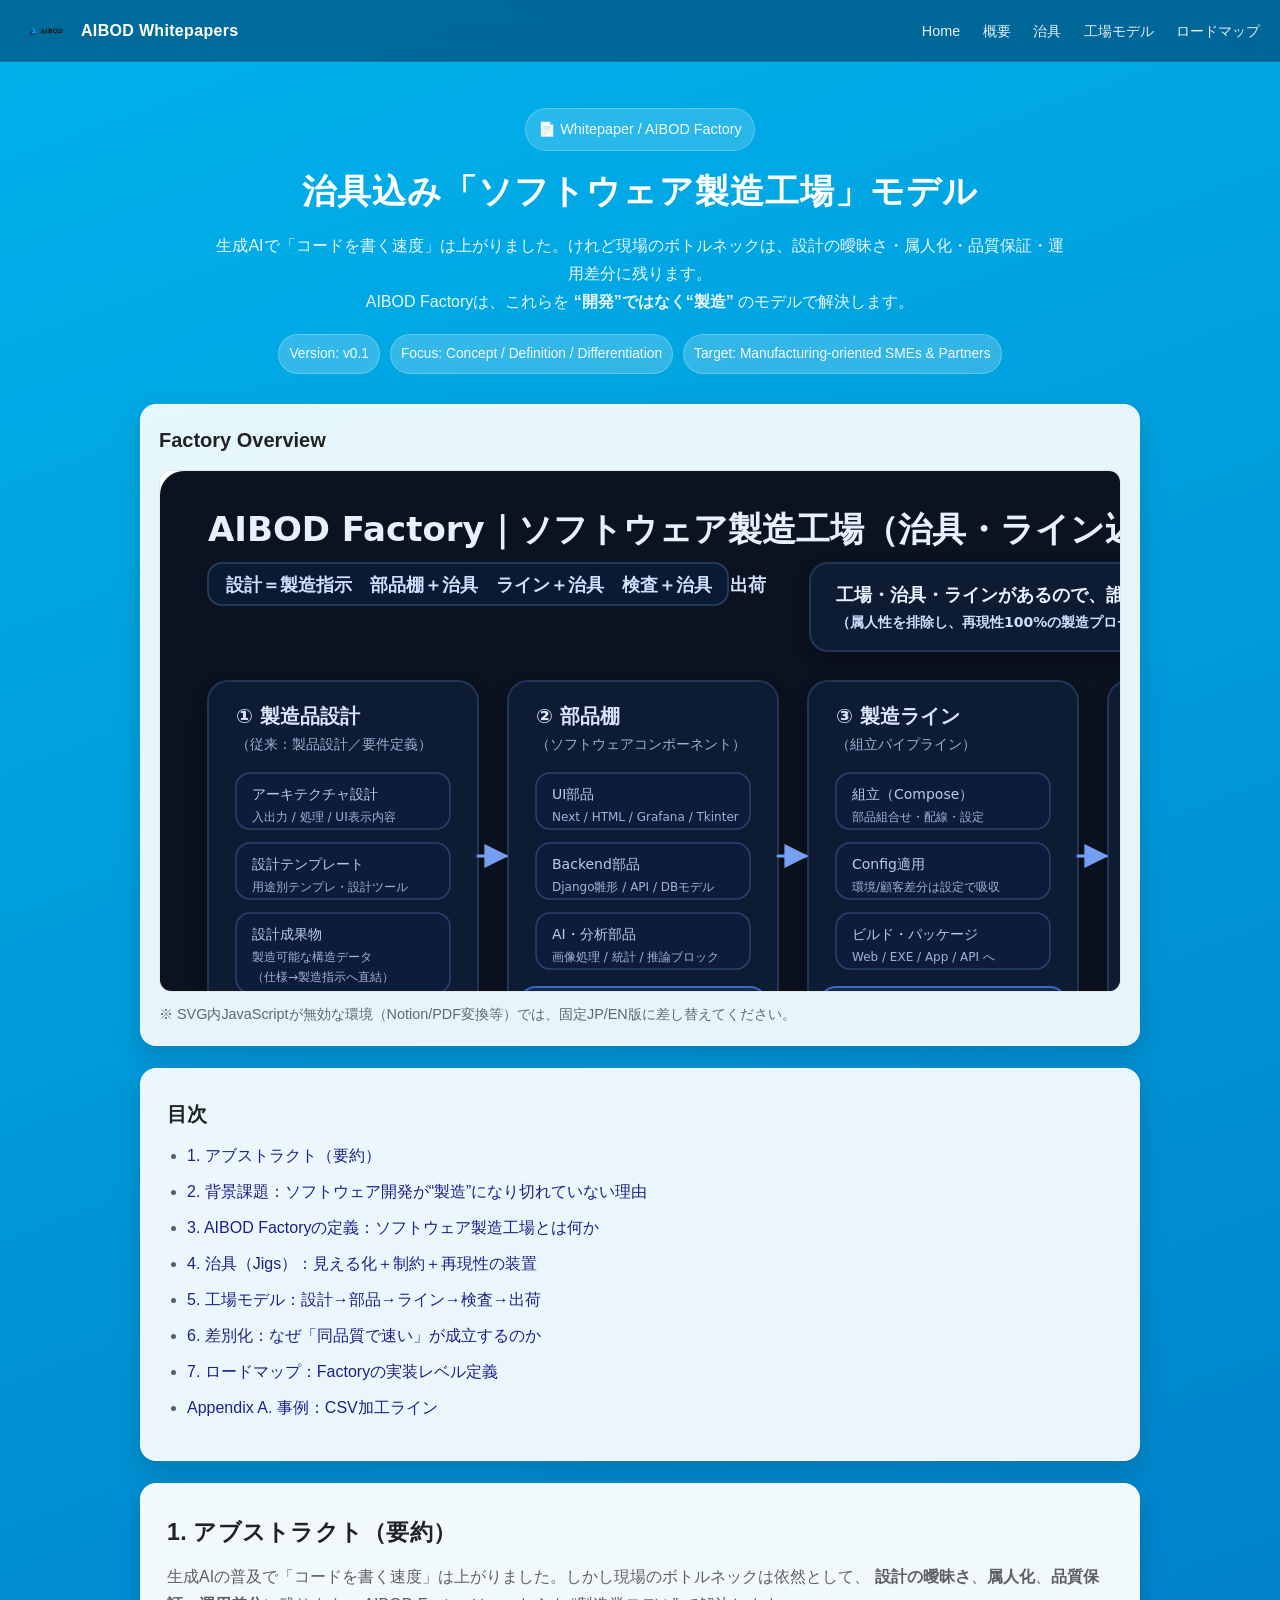
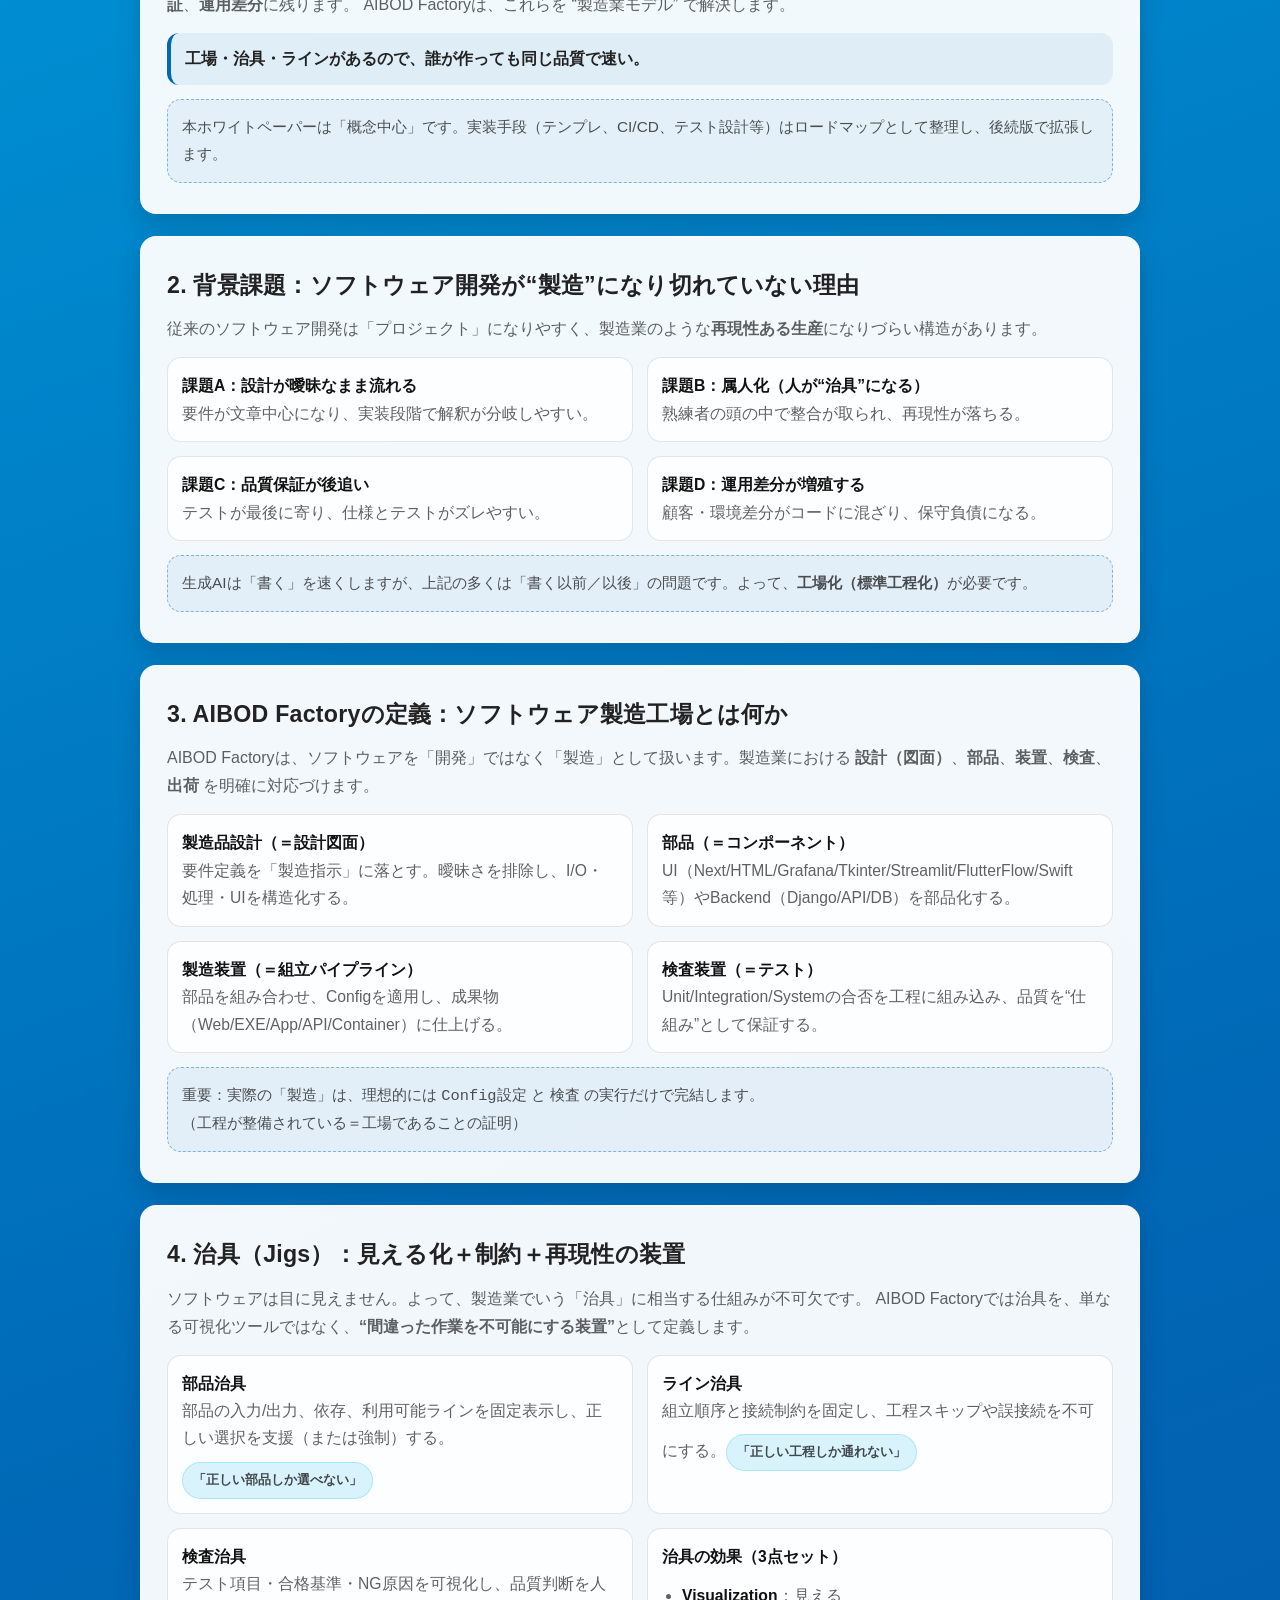
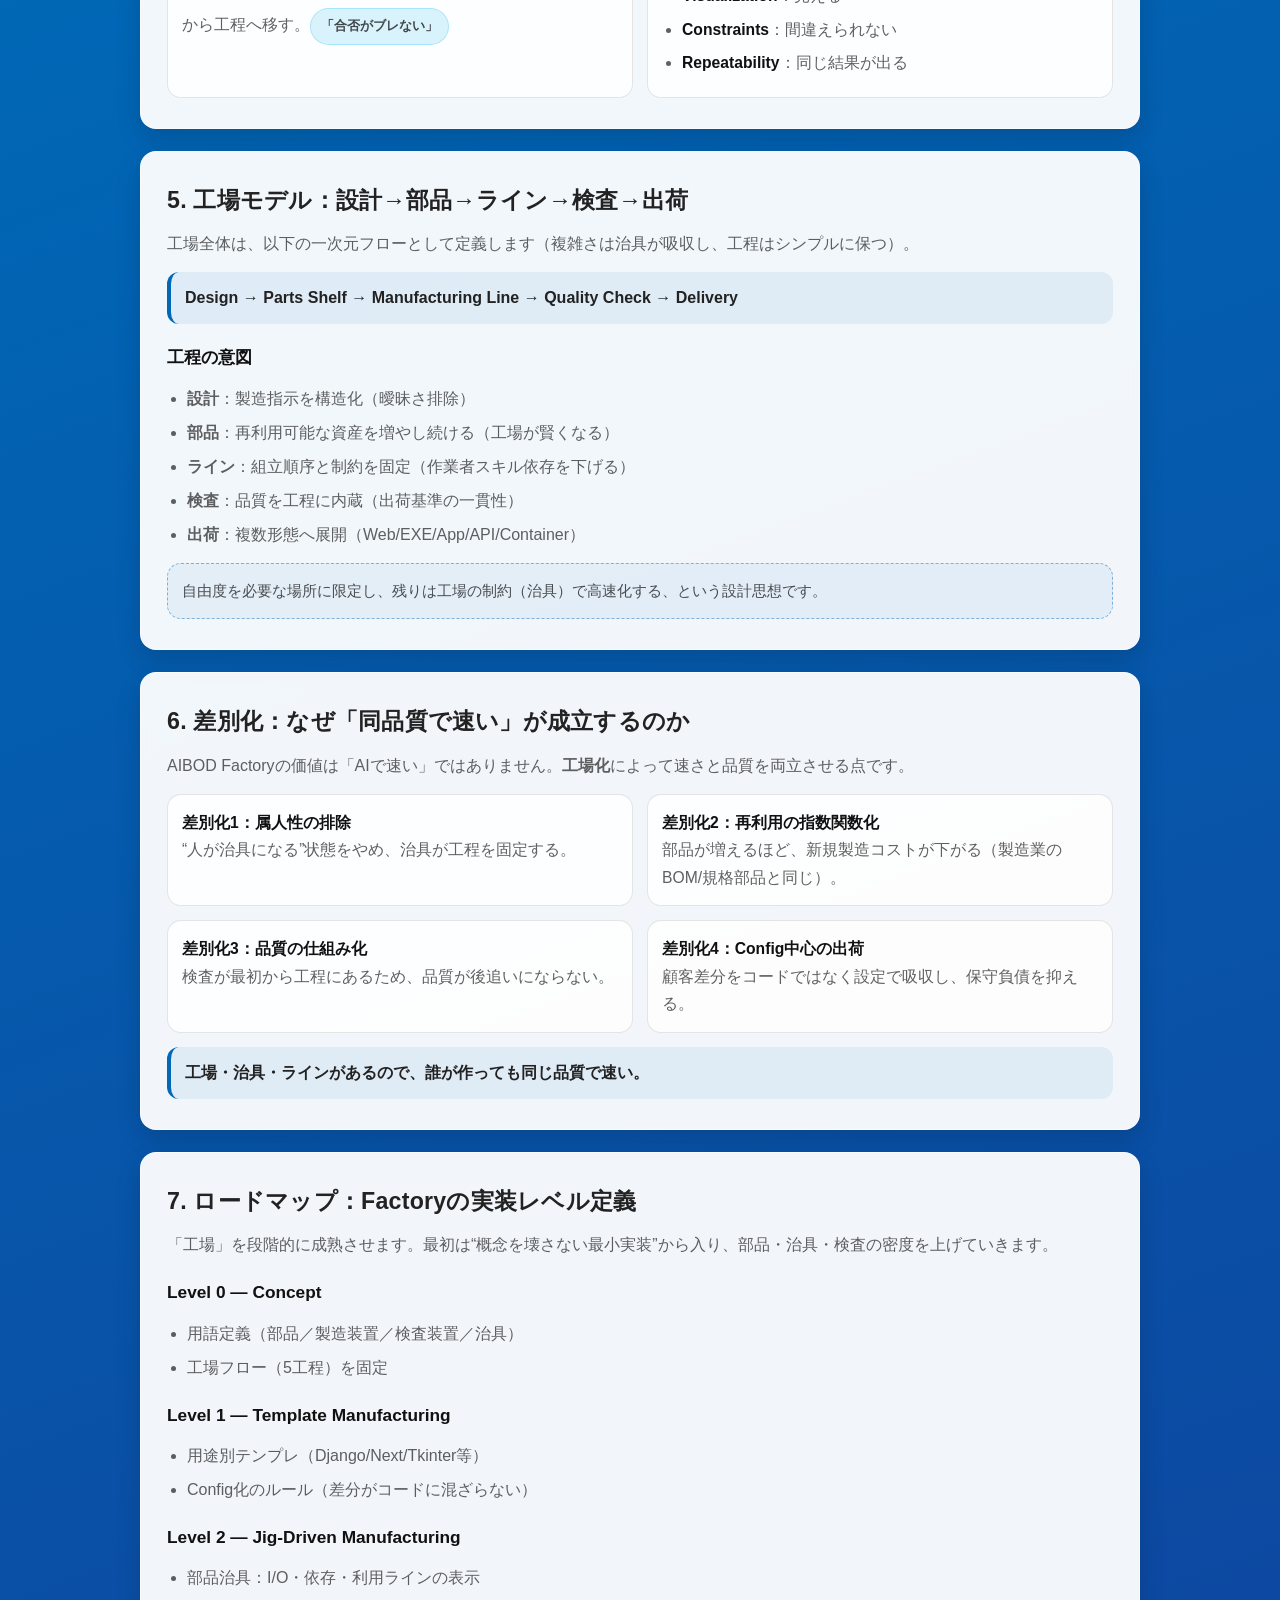
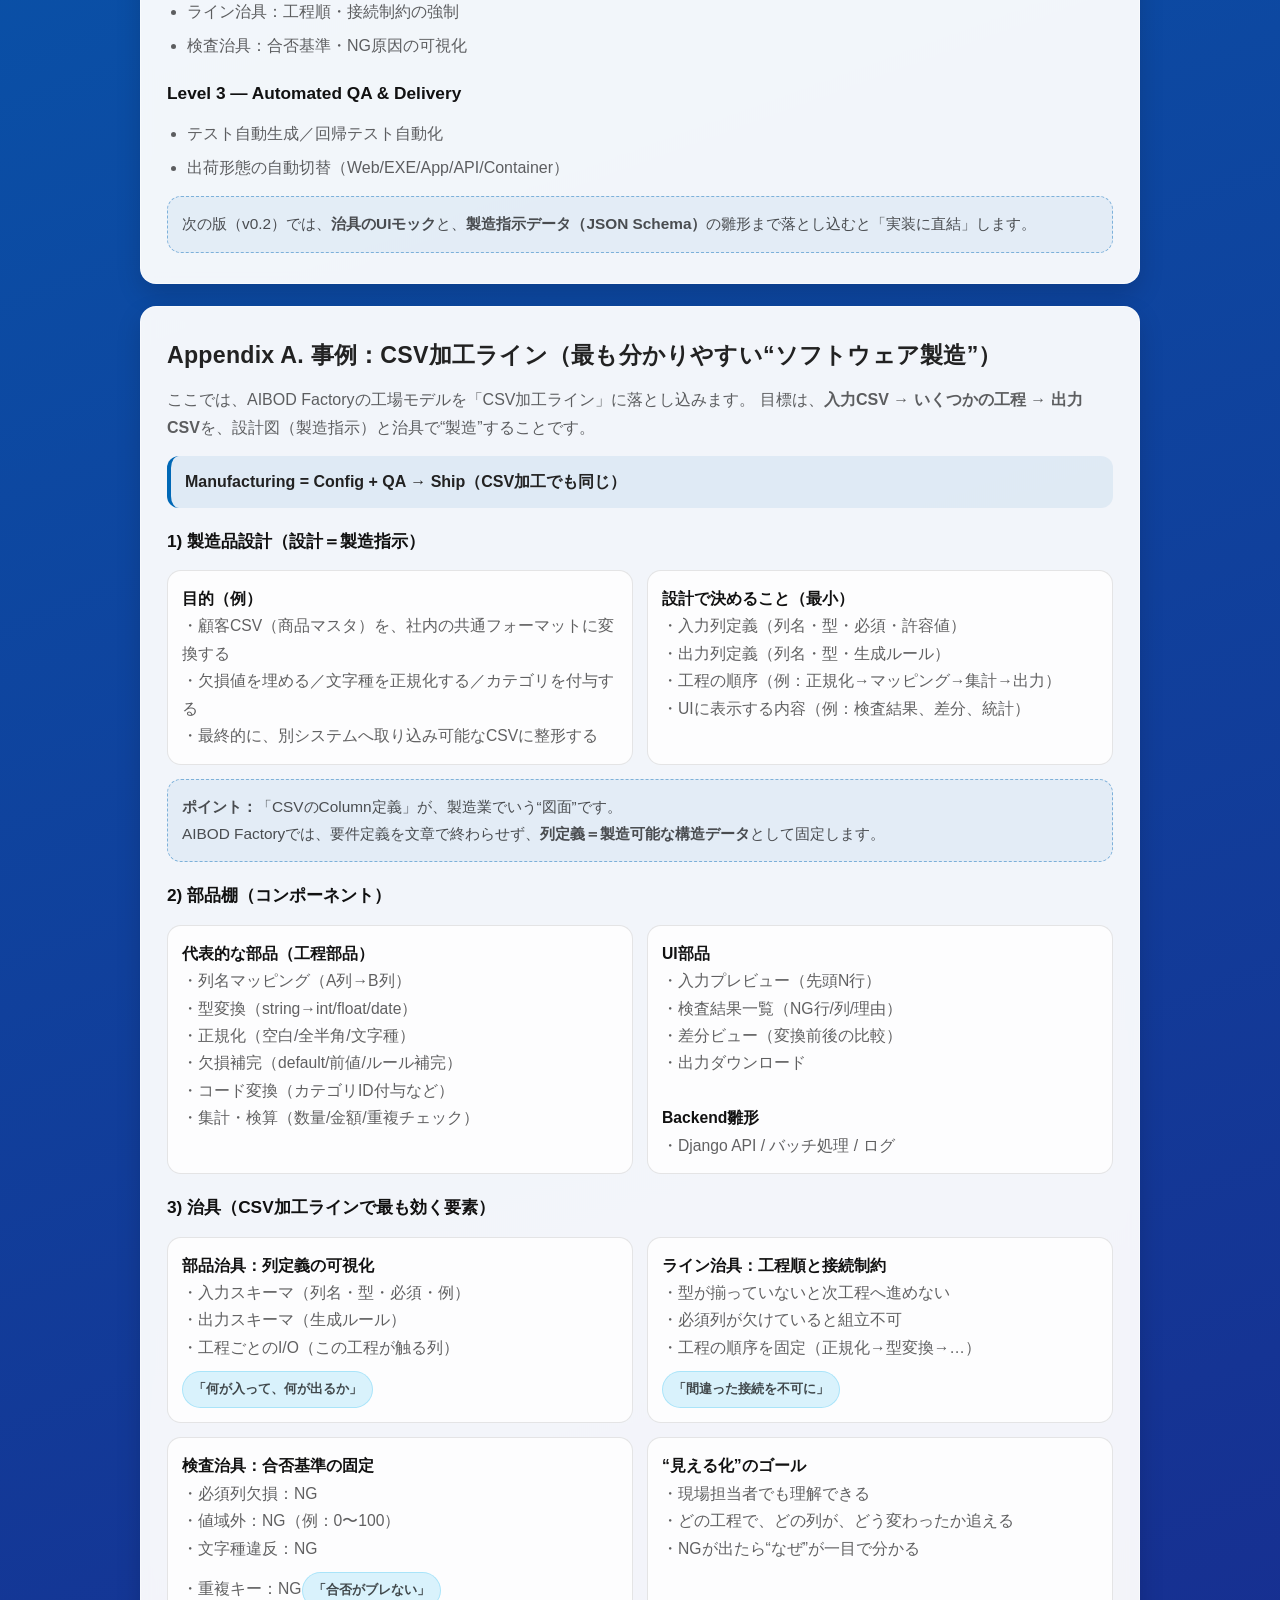
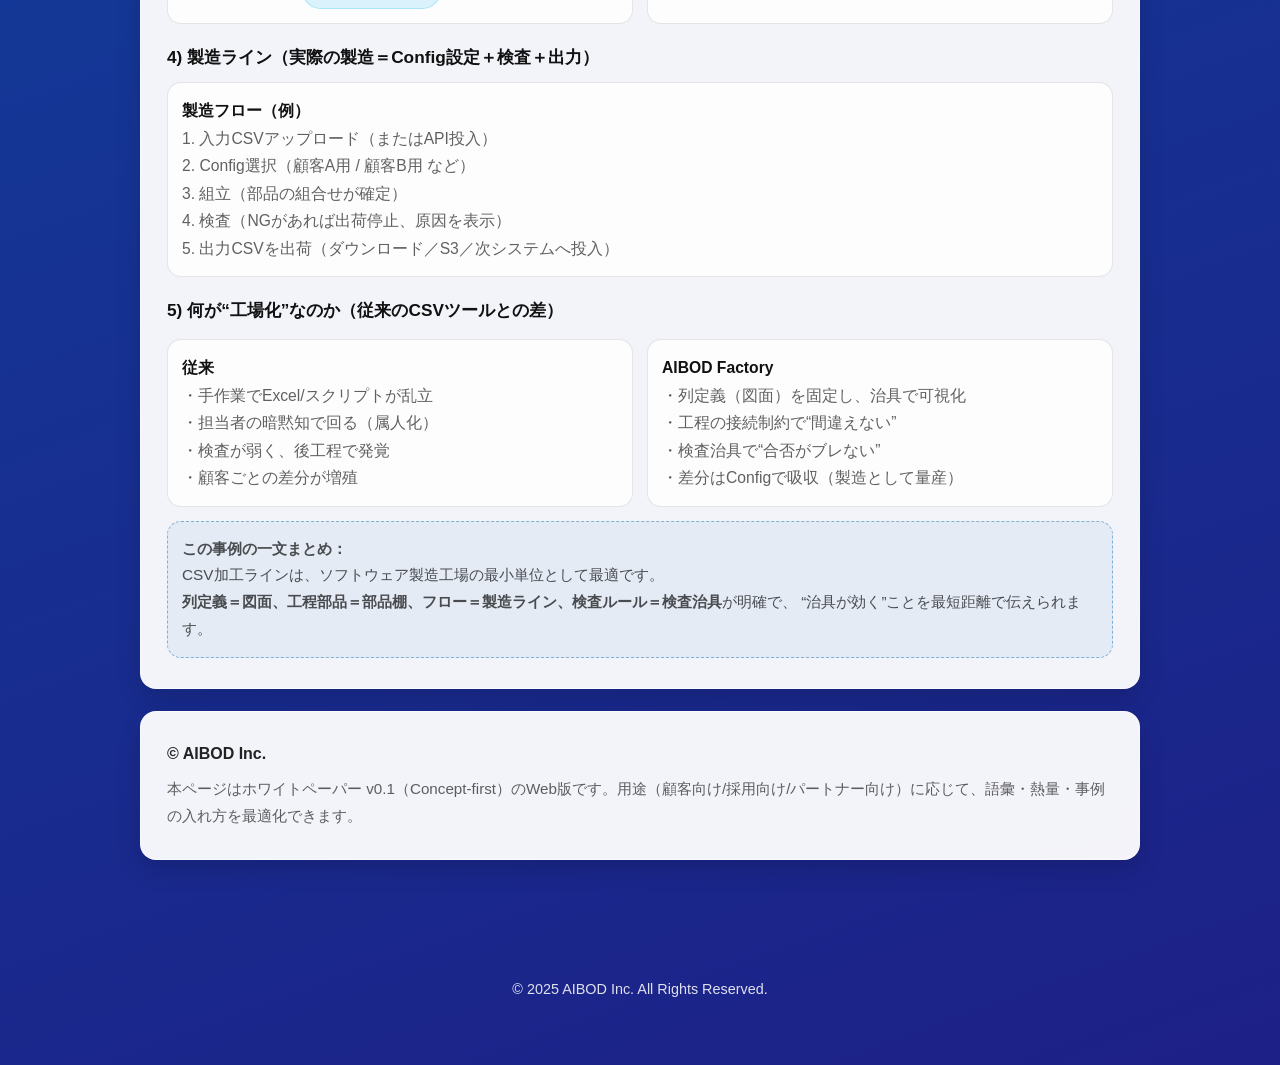
<file: factory/factory.html>
<!doctype html>
<html lang="ja">
<head>
  <meta charset="utf-8">
  <title>AIBOD Whitepaper｜治具込みソフトウェア製造工場（AIBOD Factory）</title>
  <meta name="viewport" content="width=device-width, initial-scale=1">
  <meta name="description" content="AIBOD Factory：治具（Jigs）を中核に据えたソフトウェア製造工場モデルのホワイトペーパー" />
  <style>
    :root {
      --blue-light: #00b3ec;
      --blue-mid: #0068b6;
      --blue-deep: #1d2087;

      --bg: rgba(255,255,255,0.95);
      --bg2: rgba(255,255,255,0.90);
      --text: #222;
      --muted: rgba(0,0,0,0.62);
      --line: rgba(0,0,0,0.10);
      --shadow: 0 10px 25px rgba(0, 0, 0, 0.15);
      --shadow2: 0 16px 30px rgba(0, 0, 0, 0.22);
      --r: 16px;
      --max: 1040px;
    }

    * { box-sizing: border-box; }
    html { scroll-behavior: smooth; }
    body {
      font-family: -apple-system, BlinkMacSystemFont, "Hiragino Sans", "Meiryo", sans-serif;
      margin: 0;
      color: var(--text);
      line-height: 1.75;
      background: linear-gradient(160deg, var(--blue-light) 0%, var(--blue-mid) 40%, var(--blue-deep) 100%);
      min-height: 100vh;
      display: flex;
      flex-direction: column;
      padding-top: 62px; /* navbar分 */
    }
    a { color: var(--blue-deep); text-decoration: none; }
    a:hover { text-decoration: underline; }

    /* --- Navbar (same tone as site index) --- */
    .navbar {
      position: fixed;
      top: 0; left: 0; right: 0;
      height: 62px;
      background: rgba(0, 50, 90, 0.55);
      backdrop-filter: blur(10px);
      display: flex;
      align-items: center;
      justify-content: space-between;
      padding: 0 20px;
      z-index: 100;
      border-bottom: 1px solid rgba(255, 255, 255, 0.08);
    }
    .nav-left {
      display: flex;
      align-items: center;
      gap: 10px;
      min-width: 0;
    }
    .nav-title {
      color: #fff;
      font-weight: 600;
      letter-spacing: .02em;
      white-space: nowrap;
    }
    .nav-right a {
      color: #fff;
      text-decoration: none;
      margin-left: 18px;
      font-size: 0.9rem;
      opacity: 0.9;
      transition: opacity 0.2s ease;
    }
    .nav-right a:hover { opacity: 1; }

    /* small screens */
    @media (max-width: 780px) {
      .nav-right { display: none; }
    }

    header {
      text-align: center;
      color: #fff;
      padding: 46px 20px 20px;
    }
    header h1 {
      font-size: 2.1rem;
      margin: 0;
      letter-spacing: 0.03em;
    }
    header p {
      font-size: 1rem;
      opacity: 0.92;
      margin: 10px auto 0;
      max-width: 860px;
    }
    .kicker {
      display: inline-flex;
      align-items: center;
      gap: 8px;
      background: rgba(255,255,255,0.16);
      border: 1px solid rgba(255,255,255,0.22);
      color: rgba(255,255,255,0.95);
      padding: 8px 12px;
      border-radius: 999px;
      font-size: 0.9rem;
      margin-bottom: 12px;
    }

    main {
      width: 100%;
      max-width: var(--max);
      margin: 0 auto;
      padding: 10px 20px 80px;
    }

    .card {
      background: var(--bg);
      border-radius: var(--r);
      box-shadow: var(--shadow);
      padding: 28px 26px 30px;
      text-align: left;
      backdrop-filter: blur(6px);
      animation: fadeInUp 0.8s ease both;
      border: 1px solid rgba(255,255,255,0.55);
    }
    .card:hover { box-shadow: var(--shadow2); }
    .card + .card { margin-top: 22px; }

    .meta {
      display: flex;
      flex-wrap: wrap;
      gap: 10px;
      justify-content: center;
      margin-top: 18px;
    }
    .badge {
      background: rgba(255,255,255,0.20);
      border: 1px solid rgba(255,255,255,0.22);
      color: rgba(255,255,255,0.95);
      padding: 7px 10px;
      border-radius: 999px;
      font-size: 0.86rem;
    }

    .toc {
      background: rgba(255,255,255,0.92);
    }
    .toc h2 { margin: 0 0 10px; font-size: 1.25rem; }
    .toc ul { margin: 0; padding-left: 20px; }
    .toc li { margin: 8px 0; color: var(--muted); }

    .sec { scroll-margin-top: 78px; }
    .sec h2 {
      margin: 0 0 10px;
      font-size: 1.45rem;
      letter-spacing: 0.01em;
    }
    .sec h3 {
      margin: 18px 0 10px;
      font-size: 1.08rem;
      color: #111;
    }
    .lead { color: var(--muted); margin: 0; }

    .quote {
      margin-top: 14px;
      padding: 12px 14px;
      border-left: 4px solid var(--blue-mid);
      background: rgba(0,104,182,0.08);
      border-radius: 12px;
      font-weight: 700;
    }

    .grid2 {
      display: grid;
      grid-template-columns: 1fr 1fr;
      gap: 14px;
      margin-top: 14px;
    }
    @media (max-width: 860px) {
      .grid2 { grid-template-columns: 1fr; }
      header h1 { font-size: 1.85rem; }
    }

    .mini {
      padding: 14px;
      border-radius: 14px;
      border: 1px solid var(--line);
      background: rgba(255,255,255,0.85);
      color: var(--muted);
      font-size: 0.98rem;
    }
    .mini strong { color: #111; }

    .callout {
      margin-top: 14px;
      padding: 14px;
      border-radius: 14px;
      border: 1px dashed rgba(0,104,182,0.45);
      background: rgba(0,104,182,0.06);
      color: rgba(0,0,0,0.68);
      font-size: 0.96rem;
    }

    .pilltag {
      display: inline-flex;
      margin-top: 10px;
      padding: 6px 10px;
      border-radius: 999px;
      background: rgba(0,179,236,0.14);
      border: 1px solid rgba(0,179,236,0.22);
      color: rgba(0,0,0,0.70);
      font-weight: 700;
      font-size: 0.82rem;
    }

    .list { margin: 12px 0 0; padding-left: 20px; color: var(--muted); }
    .list li { margin: 6px 0; }

    .diagram {
      padding: 18px;
      background: var(--bg2);
    }
    .diagram .frame {
      width: 100%;
      border: 1px solid var(--line);
      border-radius: 12px;
      overflow: hidden;
      background: #fff;
    }
    .diagram iframe {
      width: 100%;
      height: 520px;
      border: 0;
      display: block;
      background: #fff;
    }
    .small { font-size: 0.9rem; color: rgba(0,0,0,0.58); margin-top: 10px; }

    footer {
      text-align: center;
      padding: 22px 10px 50px;
      color: rgba(255, 255, 255, 0.86);
      font-size: 0.9rem;
    }

    @keyframes fadeInUp {
      from {opacity: 0; transform: translateY(18px);}
      to {opacity: 1; transform: translateY(0);}
    }
  </style>
</head>

<body>
  <!-- ナビゲーション -->
  <nav class="navbar">
    <div class="nav-left">
      <!-- whitepapersサイト既存に合わせて相対パス -->
      <img src="../images/aibod-logo.svg" alt="AIBOD" style="height:34px;">
      <div class="nav-title">AIBOD Whitepapers</div>
    </div>
    <div class="nav-right">
      <a href="../index.html">Home</a>
      <a href="#abstract">概要</a>
      <a href="#jigs">治具</a>
      <a href="#factory">工場モデル</a>
      <a href="#roadmap">ロードマップ</a>
    </div>
  </nav>

  <header>
    <div class="kicker">📄 Whitepaper / AIBOD Factory</div>
    <h1>治具込み「ソフトウェア製造工場」モデル</h1>
    <p>
      生成AIで「コードを書く速度」は上がりました。けれど現場のボトルネックは、設計の曖昧さ・属人化・品質保証・運用差分に残ります。<br/>
      AIBOD Factoryは、これらを <strong>“開発”ではなく“製造”</strong> のモデルで解決します。
    </p>
    <div class="meta" aria-label="whitepaper meta">
      <span class="badge">Version: v0.1</span>
      <span class="badge">Focus: Concept / Definition / Differentiation</span>
      <span class="badge">Target: Manufacturing-oriented SMEs & Partners</span>
    </div>
  </header>

  <main>
    <!-- Diagram -->
    <section class="card diagram" aria-label="factory diagram">
      <h2 style="margin:0 0 12px; font-size:1.25rem;">Factory Overview</h2>
      <div class="frame">
        <!-- 画像がない場合は、このiframeをPNGなどに差し替えてください -->
        <iframe src="../images/factory_toggle.svg" title="AIBOD Factory diagram (JP/EN toggle)"></iframe>
      </div>
      <div class="small">
        ※ SVG内JavaScriptが無効な環境（Notion/PDF変換等）では、固定JP/EN版に差し替えてください。
      </div>
    </section>

    <!-- TOC -->
    <section class="card toc" id="toc">
      <h2>目次</h2>
      <ul>
        <li><a href="#abstract">1. アブストラクト（要約）</a></li>
        <li><a href="#problem">2. 背景課題：ソフトウェア開発が“製造”になり切れていない理由</a></li>
        <li><a href="#definition">3. AIBOD Factoryの定義：ソフトウェア製造工場とは何か</a></li>
        <li><a href="#jigs">4. 治具（Jigs）：見える化＋制約＋再現性の装置</a></li>
        <li><a href="#factory">5. 工場モデル：設計→部品→ライン→検査→出荷</a></li>
        <li><a href="#whywin">6. 差別化：なぜ「同品質で速い」が成立するのか</a></li>
        <li><a href="#roadmap">7. ロードマップ：Factoryの実装レベル定義</a></li>
        <li><a href="#case-csv">Appendix A. 事例：CSV加工ライン</a></li>
      </ul>
    </section>

    <!-- 1 Abstract -->
    <section class="card sec" id="abstract">
      <h2>1. アブストラクト（要約）</h2>
      <p class="lead">
        生成AIの普及で「コードを書く速度」は上がりました。しかし現場のボトルネックは依然として、
        <strong>設計の曖昧さ</strong>、<strong>属人化</strong>、<strong>品質保証</strong>、<strong>運用差分</strong>に残ります。
        AIBOD Factoryは、これらを “製造業モデル” で解決します。
      </p>
      <div class="quote">工場・治具・ラインがあるので、誰が作っても同じ品質で速い。</div>
      <div class="callout">
        本ホワイトペーパーは「概念中心」です。実装手段（テンプレ、CI/CD、テスト設計等）はロードマップとして整理し、後続版で拡張します。
      </div>
    </section>

    <!-- 2 Problem -->
    <section class="card sec" id="problem">
      <h2>2. 背景課題：ソフトウェア開発が“製造”になり切れていない理由</h2>
      <p class="lead">
        従来のソフトウェア開発は「プロジェクト」になりやすく、製造業のような<strong>再現性ある生産</strong>になりづらい構造があります。
      </p>

      <div class="grid2">
        <div class="mini"><strong>課題A：設計が曖昧なまま流れる</strong><br/>要件が文章中心になり、実装段階で解釈が分岐しやすい。</div>
        <div class="mini"><strong>課題B：属人化（人が“治具”になる）</strong><br/>熟練者の頭の中で整合が取られ、再現性が落ちる。</div>
        <div class="mini"><strong>課題C：品質保証が後追い</strong><br/>テストが最後に寄り、仕様とテストがズレやすい。</div>
        <div class="mini"><strong>課題D：運用差分が増殖する</strong><br/>顧客・環境差分がコードに混ざり、保守負債になる。</div>
      </div>

      <div class="callout">
        生成AIは「書く」を速くしますが、上記の多くは「書く以前／以後」の問題です。よって、<strong>工場化（標準工程化）</strong>が必要です。
      </div>
    </section>

    <!-- 3 Definition -->
    <section class="card sec" id="definition">
      <h2>3. AIBOD Factoryの定義：ソフトウェア製造工場とは何か</h2>
      <p class="lead">
        AIBOD Factoryは、ソフトウェアを「開発」ではなく「製造」として扱います。製造業における
        <strong>設計（図面）</strong>、<strong>部品</strong>、<strong>装置</strong>、<strong>検査</strong>、<strong>出荷</strong> を明確に対応づけます。
      </p>

      <div class="grid2">
        <div class="mini"><strong>製造品設計（＝設計図面）</strong><br/>要件定義を「製造指示」に落とす。曖昧さを排除し、I/O・処理・UIを構造化する。</div>
        <div class="mini"><strong>部品（＝コンポーネント）</strong><br/>UI（Next/HTML/Grafana/Tkinter/Streamlit/FlutterFlow/Swift等）やBackend（Django/API/DB）を部品化する。</div>
        <div class="mini"><strong>製造装置（＝組立パイプライン）</strong><br/>部品を組み合わせ、Configを適用し、成果物（Web/EXE/App/API/Container）に仕上げる。</div>
        <div class="mini"><strong>検査装置（＝テスト）</strong><br/>Unit/Integration/Systemの合否を工程に組み込み、品質を“仕組み”として保証する。</div>
      </div>

      <div class="callout">
        重要：実際の「製造」は、理想的には <code>Config設定</code> と <code>検査</code> の実行だけで完結します。<br/>
        （工程が整備されている＝工場であることの証明）
      </div>
    </section>

    <!-- 4 Jigs -->
    <section class="card sec" id="jigs">
      <h2>4. 治具（Jigs）：見える化＋制約＋再現性の装置</h2>
      <p class="lead">
        ソフトウェアは目に見えません。よって、製造業でいう「治具」に相当する仕組みが不可欠です。
        AIBOD Factoryでは治具を、単なる可視化ツールではなく、<strong>“間違った作業を不可能にする装置”</strong>として定義します。
      </p>

      <div class="grid2">
        <div class="mini"><strong>部品治具</strong><br/>部品の入力/出力、依存、利用可能ラインを固定表示し、正しい選択を支援（または強制）する。<div class="pilltag">「正しい部品しか選べない」</div></div>
        <div class="mini"><strong>ライン治具</strong><br/>組立順序と接続制約を固定し、工程スキップや誤接続を不可にする。<div class="pilltag">「正しい工程しか通れない」</div></div>
        <div class="mini"><strong>検査治具</strong><br/>テスト項目・合格基準・NG原因を可視化し、品質判断を人から工程へ移す。<div class="pilltag">「合否がブレない」</div></div>
        <div class="mini"><strong>治具の効果（3点セット）</strong><br/>
          <ul class="list">
            <li><strong>Visualization</strong>：見える</li>
            <li><strong>Constraints</strong>：間違えられない</li>
            <li><strong>Repeatability</strong>：同じ結果が出る</li>
          </ul>
        </div>
      </div>
    </section>

    <!-- 5 Factory model -->
    <section class="card sec" id="factory">
      <h2>5. 工場モデル：設計→部品→ライン→検査→出荷</h2>
      <p class="lead">
        工場全体は、以下の一次元フローとして定義します（複雑さは治具が吸収し、工程はシンプルに保つ）。
      </p>
      <div class="quote">Design → Parts Shelf → Manufacturing Line → Quality Check → Delivery</div>

      <h3>工程の意図</h3>
      <ul class="list">
        <li><strong>設計</strong>：製造指示を構造化（曖昧さ排除）</li>
        <li><strong>部品</strong>：再利用可能な資産を増やし続ける（工場が賢くなる）</li>
        <li><strong>ライン</strong>：組立順序と制約を固定（作業者スキル依存を下げる）</li>
        <li><strong>検査</strong>：品質を工程に内蔵（出荷基準の一貫性）</li>
        <li><strong>出荷</strong>：複数形態へ展開（Web/EXE/App/API/Container）</li>
      </ul>

      <div class="callout">
        自由度を必要な場所に限定し、残りは工場の制約（治具）で高速化する、という設計思想です。
      </div>
    </section>

    <!-- 6 Why win -->
    <section class="card sec" id="whywin">
      <h2>6. 差別化：なぜ「同品質で速い」が成立するのか</h2>
      <p class="lead">
        AIBOD Factoryの価値は「AIで速い」ではありません。<strong>工場化</strong>によって速さと品質を両立させる点です。
      </p>

      <div class="grid2">
        <div class="mini"><strong>差別化1：属人性の排除</strong><br/>“人が治具になる”状態をやめ、治具が工程を固定する。</div>
        <div class="mini"><strong>差別化2：再利用の指数関数化</strong><br/>部品が増えるほど、新規製造コストが下がる（製造業のBOM/規格部品と同じ）。</div>
        <div class="mini"><strong>差別化3：品質の仕組み化</strong><br/>検査が最初から工程にあるため、品質が後追いにならない。</div>
        <div class="mini"><strong>差別化4：Config中心の出荷</strong><br/>顧客差分をコードではなく設定で吸収し、保守負債を抑える。</div>
      </div>

      <div class="quote">工場・治具・ラインがあるので、誰が作っても同じ品質で速い。</div>
    </section>

    <!-- 7 Roadmap -->
    <section class="card sec" id="roadmap">
      <h2>7. ロードマップ：Factoryの実装レベル定義</h2>
      <p class="lead">
        「工場」を段階的に成熟させます。最初は“概念を壊さない最小実装”から入り、部品・治具・検査の密度を上げていきます。
      </p>

      <h3>Level 0 — Concept</h3>
      <ul class="list">
        <li>用語定義（部品／製造装置／検査装置／治具）</li>
        <li>工場フロー（5工程）を固定</li>
      </ul>

      <h3>Level 1 — Template Manufacturing</h3>
      <ul class="list">
        <li>用途別テンプレ（Django/Next/Tkinter等）</li>
        <li>Config化のルール（差分がコードに混ざらない）</li>
      </ul>

      <h3>Level 2 — Jig-Driven Manufacturing</h3>
      <ul class="list">
        <li>部品治具：I/O・依存・利用ラインの表示</li>
        <li>ライン治具：工程順・接続制約の強制</li>
        <li>検査治具：合否基準・NG原因の可視化</li>
      </ul>

      <h3>Level 3 — Automated QA & Delivery</h3>
      <ul class="list">
        <li>テスト自動生成／回帰テスト自動化</li>
        <li>出荷形態の自動切替（Web/EXE/App/API/Container）</li>
      </ul>

      <div class="callout">
        次の版（v0.2）では、<strong>治具のUIモック</strong>と、<strong>製造指示データ（JSON Schema）</strong>の雛形まで落とし込むと「実装に直結」します。
      </div>
    </section>

    <!-- Appendix: CSV line -->
    <section class="card sec" id="case-csv">
      <h2>Appendix A. 事例：CSV加工ライン（最も分かりやすい“ソフトウェア製造”）</h2>
      <p class="lead">
        ここでは、AIBOD Factoryの工場モデルを「CSV加工ライン」に落とし込みます。
        目標は、<strong>入力CSV → いくつかの工程 → 出力CSV</strong>を、設計図（製造指示）と治具で“製造”することです。
      </p>

      <div class="quote">Manufacturing = Config + QA → Ship（CSV加工でも同じ）</div>

      <h3>1) 製造品設計（設計＝製造指示）</h3>
      <div class="grid2">
        <div class="mini"><strong>目的（例）</strong><br/>・顧客CSV（商品マスタ）を、社内の共通フォーマットに変換する<br/>・欠損値を埋める／文字種を正規化する／カテゴリを付与する<br/>・最終的に、別システムへ取り込み可能なCSVに整形する</div>
        <div class="mini"><strong>設計で決めること（最小）</strong><br/>・入力列定義（列名・型・必須・許容値）<br/>・出力列定義（列名・型・生成ルール）<br/>・工程の順序（例：正規化→マッピング→集計→出力）<br/>・UIに表示する内容（例：検査結果、差分、統計）</div>
      </div>

      <div class="callout">
        <strong>ポイント：</strong>「CSVのColumn定義」が、製造業でいう“図面”です。<br/>
        AIBOD Factoryでは、要件定義を文章で終わらせず、<strong>列定義＝製造可能な構造データ</strong>として固定します。
      </div>

      <h3>2) 部品棚（コンポーネント）</h3>
      <div class="grid2">
        <div class="mini"><strong>代表的な部品（工程部品）</strong><br/>・列名マッピング（A列→B列）<br/>・型変換（string→int/float/date）<br/>・正規化（空白/全半角/文字種）<br/>・欠損補完（default/前値/ルール補完）<br/>・コード変換（カテゴリID付与など）<br/>・集計・検算（数量/金額/重複チェック）</div>
        <div class="mini"><strong>UI部品</strong><br/>・入力プレビュー（先頭N行）<br/>・検査結果一覧（NG行/列/理由）<br/>・差分ビュー（変換前後の比較）<br/>・出力ダウンロード<br/><br/><strong>Backend雛形</strong><br/>・Django API / バッチ処理 / ログ</div>
      </div>

      <h3>3) 治具（CSV加工ラインで最も効く要素）</h3>
      <div class="grid2">
        <div class="mini"><strong>部品治具：列定義の可視化</strong><br/>・入力スキーマ（列名・型・必須・例）<br/>・出力スキーマ（生成ルール）<br/>・工程ごとのI/O（この工程が触る列）<div class="pilltag">「何が入って、何が出るか」</div></div>
        <div class="mini"><strong>ライン治具：工程順と接続制約</strong><br/>・型が揃っていないと次工程へ進めない<br/>・必須列が欠けていると組立不可<br/>・工程の順序を固定（正規化→型変換→…）<div class="pilltag">「間違った接続を不可に」</div></div>
        <div class="mini"><strong>検査治具：合否基準の固定</strong><br/>・必須列欠損：NG<br/>・値域外：NG（例：0〜100）<br/>・文字種違反：NG<br/>・重複キー：NG<div class="pilltag">「合否がブレない」</div></div>
        <div class="mini"><strong>“見える化”のゴール</strong><br/>・現場担当者でも理解できる<br/>・どの工程で、どの列が、どう変わったか追える<br/>・NGが出たら“なぜ”が一目で分かる</div>
      </div>

      <h3>4) 製造ライン（実際の製造＝Config設定＋検査＋出力）</h3>
      <div class="mini">
        <strong>製造フロー（例）</strong><br/>
        1. 入力CSVアップロード（またはAPI投入）<br/>
        2. Config選択（顧客A用 / 顧客B用 など）<br/>
        3. 組立（部品の組合せが確定）<br/>
        4. 検査（NGがあれば出荷停止、原因を表示）<br/>
        5. 出力CSVを出荷（ダウンロード／S3／次システムへ投入）
      </div>

      <h3>5) 何が“工場化”なのか（従来のCSVツールとの差）</h3>
      <div class="grid2">
        <div class="mini"><strong>従来</strong><br/>・手作業でExcel/スクリプトが乱立<br/>・担当者の暗黙知で回る（属人化）<br/>・検査が弱く、後工程で発覚<br/>・顧客ごとの差分が増殖</div>
        <div class="mini"><strong>AIBOD Factory</strong><br/>・列定義（図面）を固定し、治具で可視化<br/>・工程の接続制約で“間違えない”<br/>・検査治具で“合否がブレない”<br/>・差分はConfigで吸収（製造として量産）</div>
      </div>

      <div class="callout">
        <strong>この事例の一文まとめ：</strong><br/>
        CSV加工ラインは、ソフトウェア製造工場の最小単位として最適です。<br/>
        <strong>列定義＝図面、工程部品＝部品棚、フロー＝製造ライン、検査ルール＝検査治具</strong>が明確で、
        “治具が効く”ことを最短距離で伝えられます。
      </div>
    </section>

    <section class="card" aria-label="footer note">
      <div style="font-weight:700; margin-bottom:8px;">© AIBOD Inc.</div>
      <div style="color: rgba(0,0,0,0.62); font-size:0.95rem;">
        本ページはホワイトペーパー v0.1（Concept-first）のWeb版です。用途（顧客向け/採用向け/パートナー向け）に応じて、語彙・熱量・事例の入れ方を最適化できます。
      </div>
    </section>

  </main>

  <footer>
    <p>© 2025 AIBOD Inc. All Rights Reserved.</p>
  </footer>
</body>
</html>
</file>
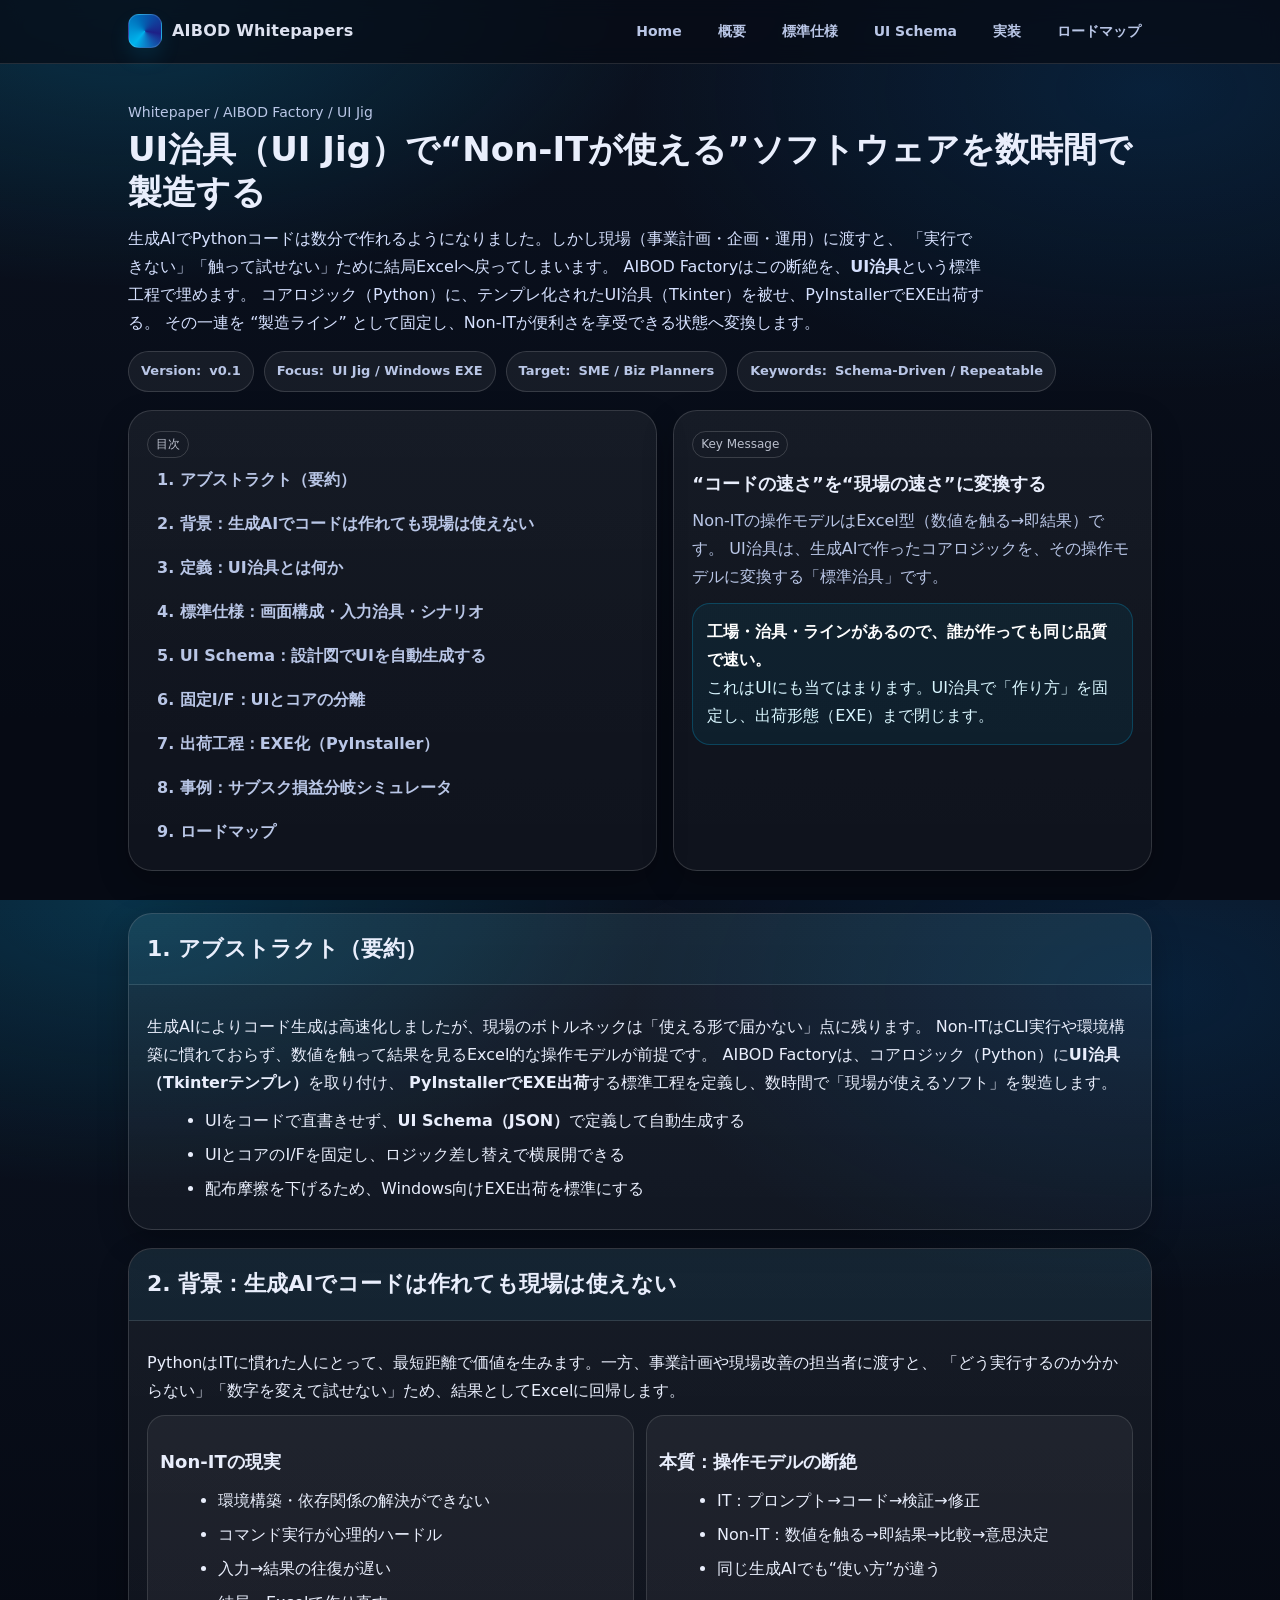
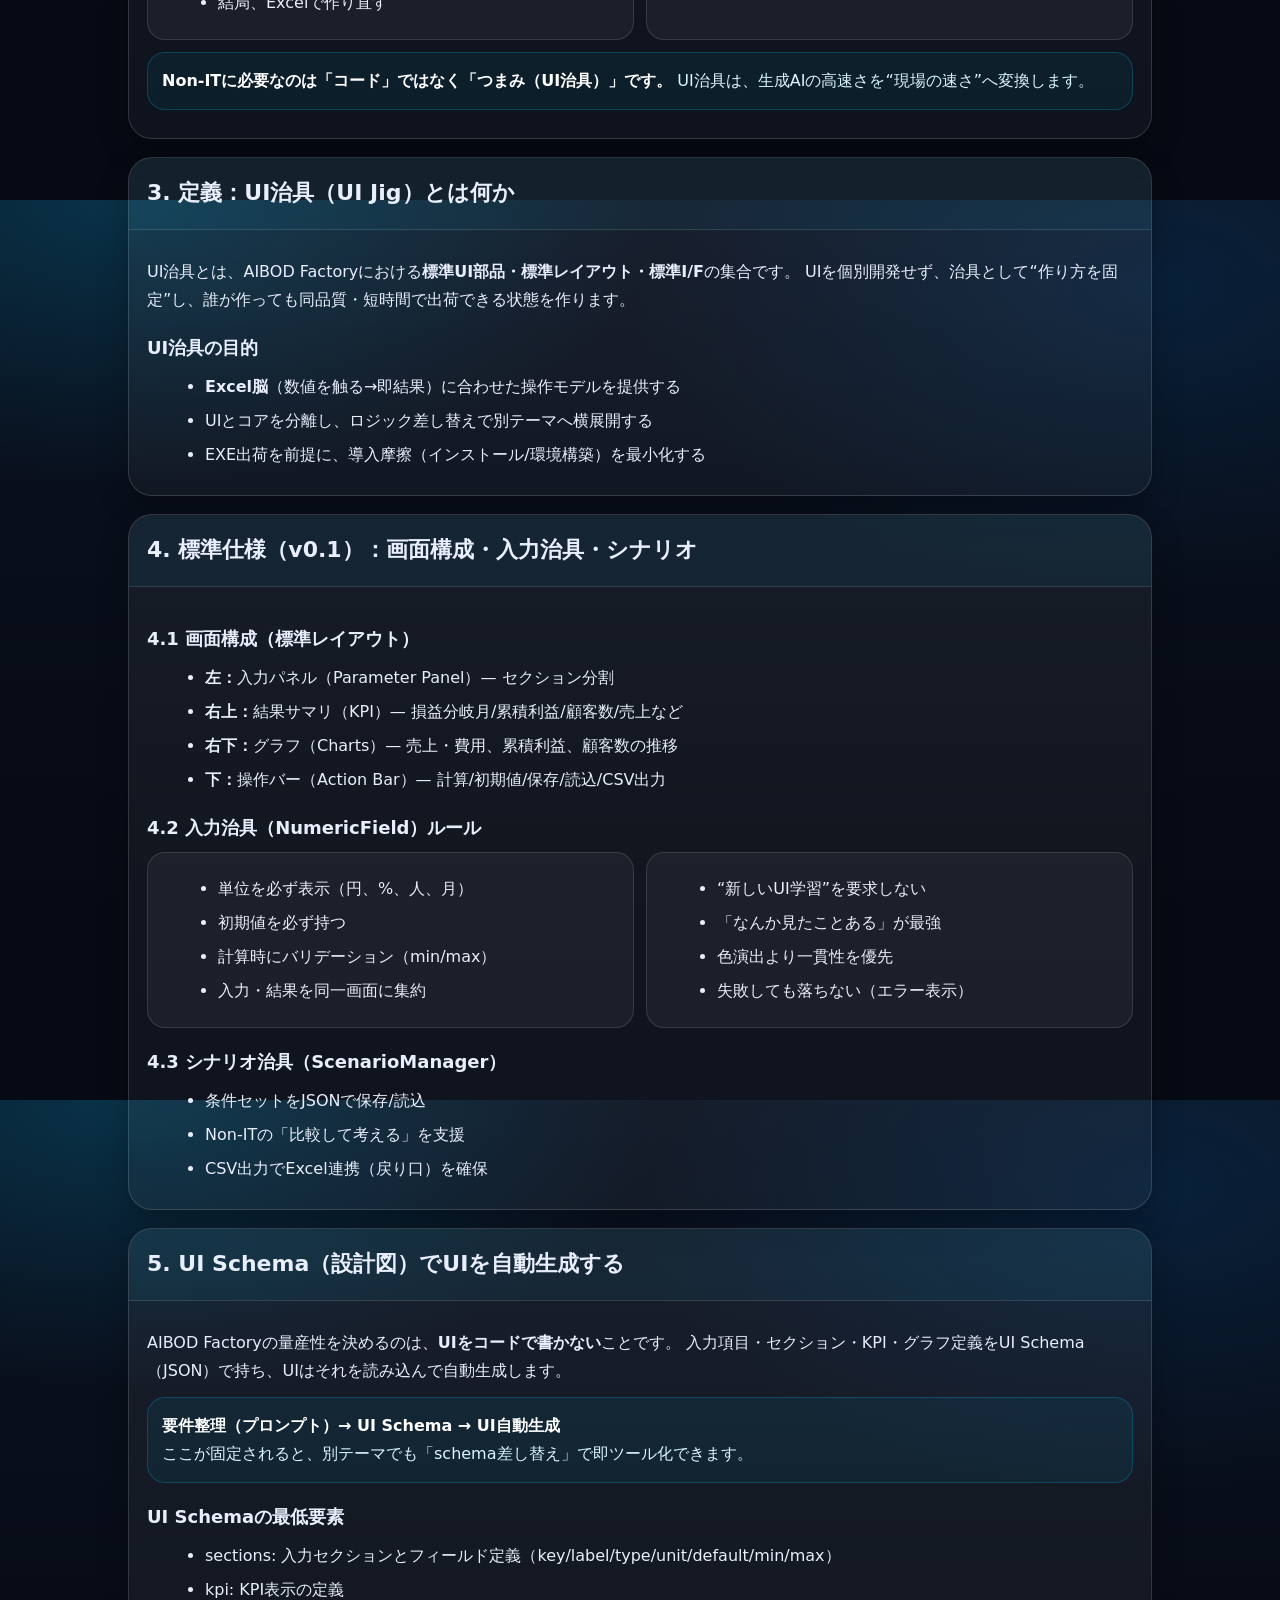
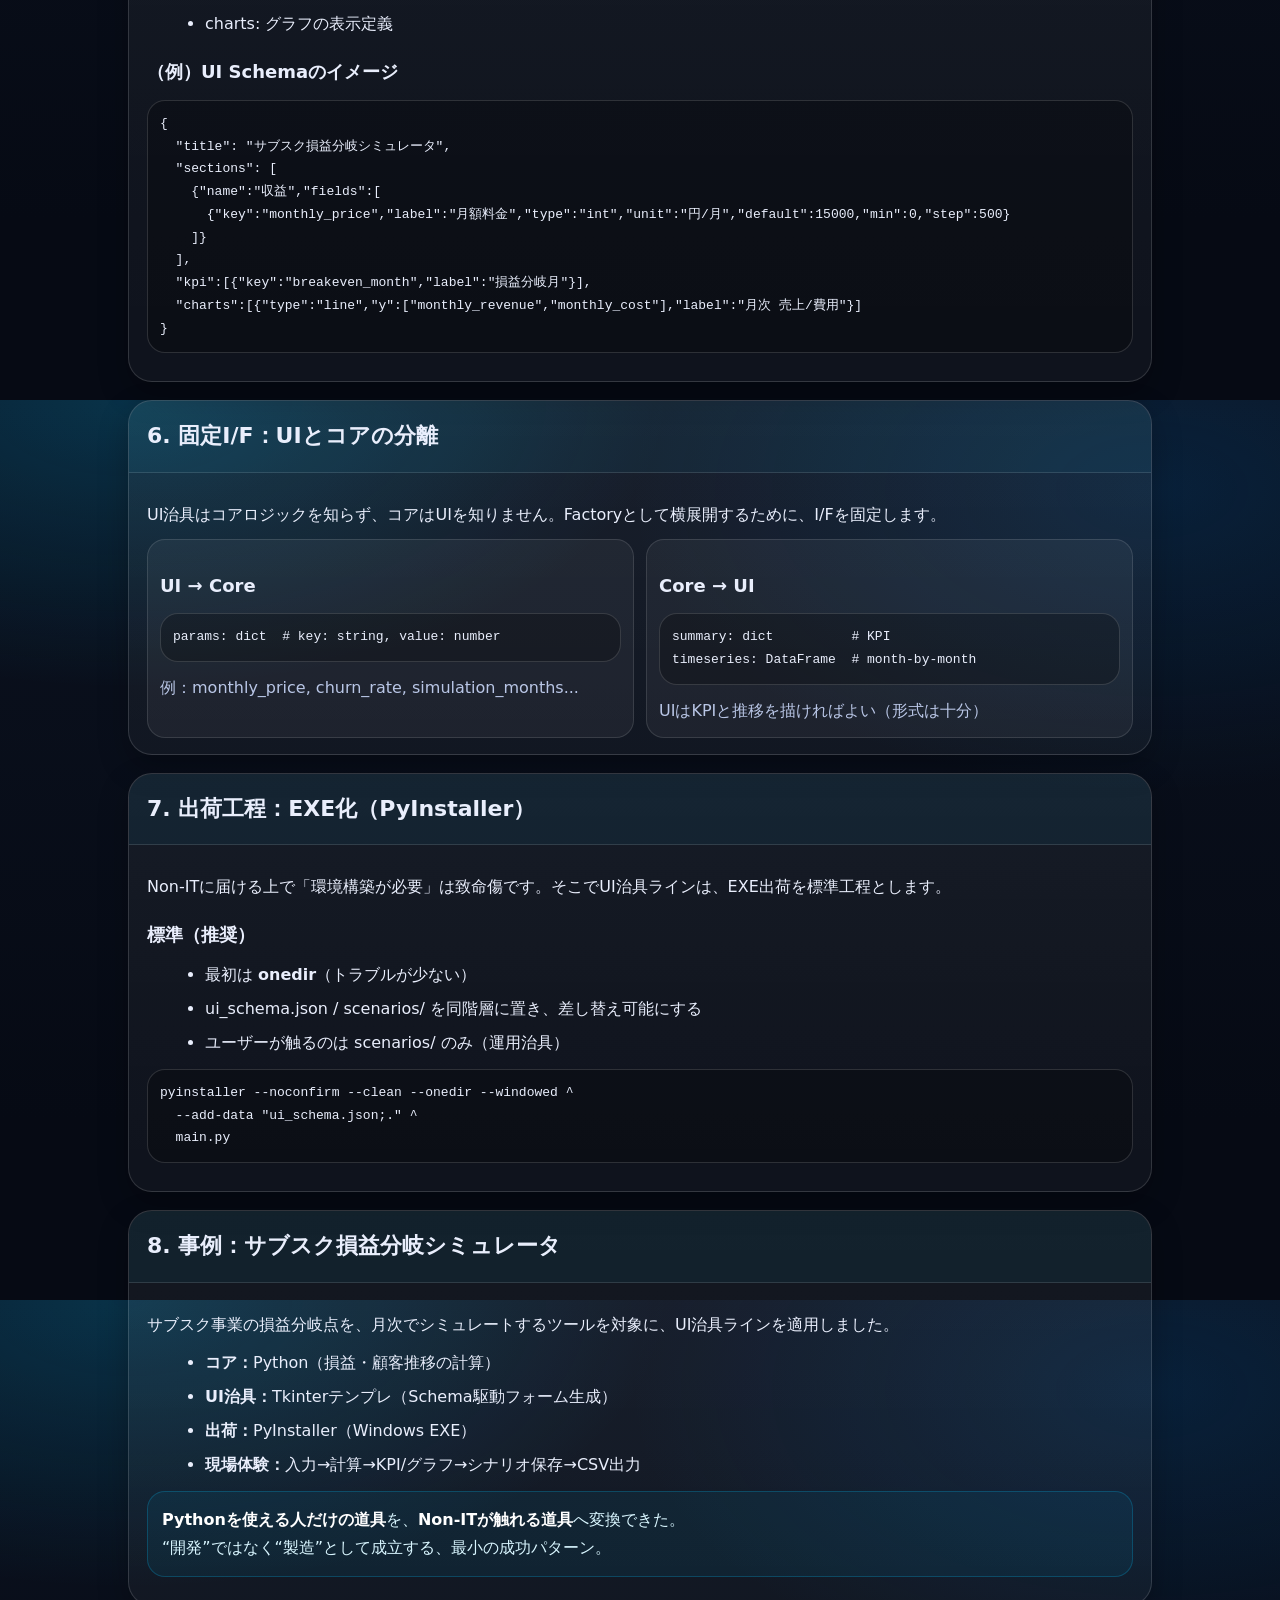
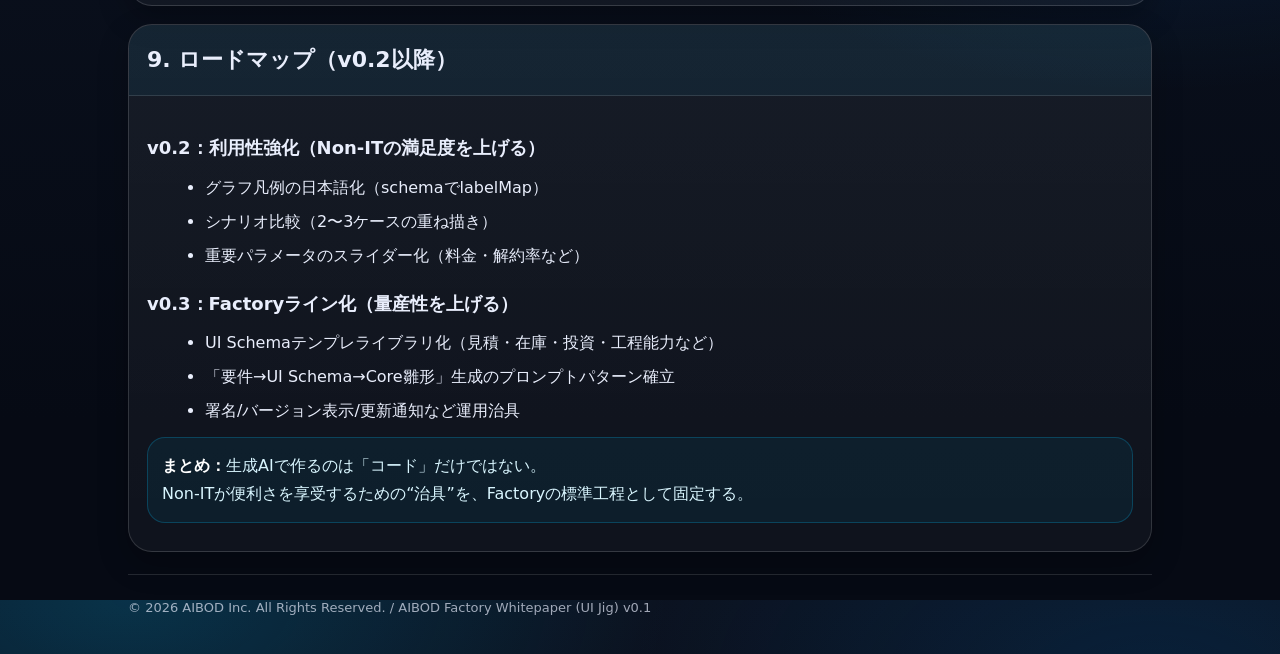
<file: for_non_it/ai_for_nonit.html>
<!doctype html>
<html lang="ja">
<head>
  <meta charset="utf-8" />
  <meta name="viewport" content="width=device-width, initial-scale=1" />
  <title>AIBOD Whitepaper｜UI治具（UI Jig）でNon-ITが使えるソフトウェアを数時間で製造する</title>
  <meta name="description" content="AIBOD Factoryの標準治具としてのUI治具（UI Jig）仕様。UI Schema駆動でフォーム生成し、EXE出荷でNon-ITに届ける。">
  <style>
    :root{
      --bg:#0b1220;
      --panel:#0f1a33;
      --panel2:#0d1730;
      --text:#e9eefc;
      --muted:#b9c6e6;
      --line:rgba(255,255,255,.12);
      --brand:#00b3ec;
      --brand2:#0068b6;
      --brand3:#1d2087;
      --shadow: 0 12px 30px rgba(0,0,0,.25);
      --radius:18px;
      --radius2:24px;
      --max: 1060px;
    }
    *{box-sizing:border-box}
    html,body{height:100%}
    body{
      margin:0;
      font-family: ui-sans-serif, system-ui, -apple-system, "Segoe UI", Roboto, "Helvetica Neue", Arial, "Noto Sans JP", "Hiragino Kaku Gothic ProN", "Yu Gothic", sans-serif;
      background:
        radial-gradient(900px 480px at 10% 0%, rgba(0,179,236,.20), transparent 60%),
        radial-gradient(900px 520px at 90% 10%, rgba(0,104,182,.18), transparent 58%),
        linear-gradient(180deg, var(--bg), #060a14 80%);
      color:var(--text);
      line-height:1.75;
    }
    a{color:var(--brand); text-decoration:none}
    a:hover{text-decoration:underline}
    .wrap{max-width:var(--max); margin:0 auto; padding:0 18px}
    .topbar{
      position:sticky; top:0; z-index:50;
      backdrop-filter: blur(10px);
      background: rgba(6,10,20,.72);
      border-bottom:1px solid var(--line);
    }
    .topbar .inner{display:flex; align-items:center; justify-content:space-between; gap:14px; padding:12px 0}
    .brand{
      display:flex; align-items:center; gap:10px; min-width: 200px;
      font-weight:800; letter-spacing:.2px;
    }
    .logo{
      width:34px; height:34px; border-radius:11px;
      background:
        conic-gradient(from 220deg, var(--brand), var(--brand2), var(--brand3), var(--brand));
      box-shadow: 0 10px 20px rgba(0,179,236,.12);
      border:1px solid rgba(255,255,255,.14);
    }
    .brand span{opacity:.95}
    nav{display:flex; gap:14px; flex-wrap:wrap; justify-content:flex-end}
    nav a{
      color:var(--muted);
      padding:6px 10px;
      border-radius:12px;
      border:1px solid transparent;
      transition:.15s ease;
      font-weight:600;
      font-size:14px;
    }
    nav a:hover{
      color:var(--text);
      border-color: rgba(255,255,255,.14);
      background: rgba(255,255,255,.06);
      text-decoration:none;
    }
    .hero{padding:36px 0 18px}
    .kicker{color:var(--muted); font-size:14px}
    h1{margin:.25rem 0 .75rem; font-size:34px; line-height:1.25}
    .lead{max-width: 860px; color:#d6e1ff; font-size:16px}
    .meta{margin-top:14px; display:flex; gap:10px; flex-wrap:wrap;}
    .pill{
      display:inline-flex; align-items:center; gap:8px;
      padding:8px 12px;
      background: rgba(255,255,255,.06);
      border:1px solid rgba(255,255,255,.14);
      border-radius: 999px;
      color:var(--muted);
      font-weight:600;
      font-size:13px;
    }
    .grid{
      display:grid;
      grid-template-columns: 1.05fr .95fr;
      gap:16px;
      margin:18px 0 6px;
    }
    @media (max-width: 920px){
      .grid{grid-template-columns:1fr}
      nav{justify-content:flex-start}
      .brand{min-width:auto}
    }
    .card{
      background: linear-gradient(180deg, rgba(255,255,255,.06), rgba(255,255,255,.04));
      border:1px solid rgba(255,255,255,.14);
      border-radius: var(--radius2);
      box-shadow: var(--shadow);
    }
    .card .pad{padding:18px 18px 16px}
    .toc a{display:block; padding:8px 10px; border-radius:14px; color:var(--muted); font-weight:650}
    .toc a:hover{background: rgba(255,255,255,.06); color:var(--text); text-decoration:none}
    .two{display:grid; grid-template-columns:1fr 1fr; gap:12px;}
    @media (max-width: 820px){ .two{grid-template-columns:1fr} }
    section{margin:18px 0}
    section .card{overflow:hidden}
    .sec-head{
      padding:16px 18px;
      border-bottom:1px solid var(--line);
      background: rgba(0,179,236,.06);
    }
    h2{margin:0; font-size:22px}
    h3{margin:18px 0 8px; font-size:18px}
    p{margin:10px 0}
    ul{margin:10px 0 10px 18px}
    li{margin:6px 0}
    .callout{
      background: rgba(0,179,236,.07);
      border: 1px solid rgba(0,179,236,.25);
      border-radius: var(--radius);
      padding:14px 14px;
      margin:12px 0;
      color:#d9f6ff;
    }
    .callout strong{color:#ffffff}
    .mini{
      background: rgba(255,255,255,.05);
      border:1px solid rgba(255,255,255,.12);
      border-radius: var(--radius);
      padding:12px 12px;
    }
    pre{
      margin:12px 0;
      padding:12px 12px;
      border-radius: var(--radius);
      border:1px solid rgba(255,255,255,.14);
      background: rgba(0,0,0,.25);
      overflow:auto;
    }
    code, pre{
      font-family: ui-monospace, SFMono-Regular, Menlo, Monaco, Consolas, "Liberation Mono", "Courier New", monospace;
      font-size: 13px;
    }
    .footer{
      padding:22px 0 34px;
      color:rgba(233,238,252,.68);
      font-size:13px;
      border-top:1px solid var(--line);
      margin-top:22px;
    }
    .tag{display:inline-block; padding:2px 8px; border-radius:999px; border:1px solid rgba(255,255,255,.16); color:rgba(233,238,252,.78); font-size:12px}
  </style>
</head>

<body>
  <header class="topbar">
    <div class="wrap">
      <div class="inner">
        <div class="brand" aria-label="AIBOD Whitepapers">
          <div class="logo" aria-hidden="true"></div>
          <span>AIBOD Whitepapers</span>
        </div>
        <nav aria-label="primary">
          <a href="../index.html">Home</a>
          <a href="#abstract">概要</a>
          <a href="#spec">標準仕様</a>
          <a href="#schema">UI Schema</a>
          <a href="#impl">実装</a>
          <a href="#roadmap">ロードマップ</a>
        </nav>
      </div>
    </div>
  </header>

  <main class="wrap">
    <div class="hero">
      <div class="kicker">Whitepaper / AIBOD Factory / UI Jig</div>
      <h1>UI治具（UI Jig）で“Non‑ITが使える”ソフトウェアを数時間で製造する</h1>
      <p class="lead">
        生成AIでPythonコードは数分で作れるようになりました。しかし現場（事業計画・企画・運用）に渡すと、
        「実行できない」「触って試せない」ために結局Excelへ戻ってしまいます。
        AIBOD Factoryはこの断絶を、<b>UI治具</b>という標準工程で埋めます。
        コアロジック（Python）に、テンプレ化されたUI治具（Tkinter）を被せ、PyInstallerでEXE出荷する。
        その一連を “製造ライン” として固定し、Non‑ITが便利さを享受できる状態へ変換します。
      </p>

      <div class="meta">
        <span class="pill">Version: <b>v0.1</b></span>
        <span class="pill">Focus: <b>UI Jig / Windows EXE</b></span>
        <span class="pill">Target: <b>SME / Biz Planners</b></span>
        <span class="pill">Keywords: <b>Schema‑Driven / Repeatable</b></span>
      </div>

      <div class="grid">
        <div class="card">
          <div class="pad toc">
            <div class="tag">目次</div>
            <a href="#abstract">1. アブストラクト（要約）</a>
            <a href="#problem">2. 背景：生成AIでコードは作れても現場は使えない</a>
            <a href="#definition">3. 定義：UI治具とは何か</a>
            <a href="#spec">4. 標準仕様：画面構成・入力治具・シナリオ</a>
            <a href="#schema">5. UI Schema：設計図でUIを自動生成する</a>
            <a href="#interface">6. 固定I/F：UIとコアの分離</a>
            <a href="#delivery">7. 出荷工程：EXE化（PyInstaller）</a>
            <a href="#case">8. 事例：サブスク損益分岐シミュレータ</a>
            <a href="#roadmap">9. ロードマップ</a>
          </div>
        </div>
        <div class="card">
          <div class="pad">
            <div class="tag">Key Message</div>
            <h3 style="margin-top:10px">“コードの速さ”を“現場の速さ”に変換する</h3>
            <p style="color:var(--muted); margin-top:6px">
              Non‑ITの操作モデルはExcel型（数値を触る→即結果）です。
              UI治具は、生成AIで作ったコアロジックを、その操作モデルに変換する「標準治具」です。
            </p>
            <div class="callout" style="margin-top:12px">
              <strong>工場・治具・ラインがあるので、誰が作っても同じ品質で速い。</strong><br/>
              これはUIにも当てはまります。UI治具で「作り方」を固定し、出荷形態（EXE）まで閉じます。
            </div>
          </div>
        </div>
      </div>
    </div>

    <section id="abstract">
      <div class="card">
        <div class="sec-head"><h2>1. アブストラクト（要約）</h2></div>
        <div class="pad">
          <p>
            生成AIによりコード生成は高速化しましたが、現場のボトルネックは「使える形で届かない」点に残ります。
            Non‑ITはCLI実行や環境構築に慣れておらず、数値を触って結果を見るExcel的な操作モデルが前提です。
            AIBOD Factoryは、コアロジック（Python）に<strong>UI治具（Tkinterテンプレ）</strong>を取り付け、
            <strong>PyInstallerでEXE出荷</strong>する標準工程を定義し、数時間で「現場が使えるソフト」を製造します。
          </p>
          <ul>
            <li>UIをコードで直書きせず、<strong>UI Schema（JSON）</strong>で定義して自動生成する</li>
            <li>UIとコアのI/Fを固定し、ロジック差し替えで横展開できる</li>
            <li>配布摩擦を下げるため、Windows向けEXE出荷を標準にする</li>
          </ul>
        </div>
      </div>
    </section>

    <section id="problem">
      <div class="card">
        <div class="sec-head"><h2>2. 背景：生成AIでコードは作れても現場は使えない</h2></div>
        <div class="pad">
          <p>
            PythonはITに慣れた人にとって、最短距離で価値を生みます。一方、事業計画や現場改善の担当者に渡すと、
            「どう実行するのか分からない」「数字を変えて試せない」ため、結果としてExcelに回帰します。
          </p>
          <div class="two">
            <div class="mini">
              <h3>Non‑ITの現実</h3>
              <ul>
                <li>環境構築・依存関係の解決ができない</li>
                <li>コマンド実行が心理的ハードル</li>
                <li>入力→結果の往復が遅い</li>
                <li>結局、Excelで作り直す</li>
              </ul>
            </div>
            <div class="mini">
              <h3>本質：操作モデルの断絶</h3>
              <ul>
                <li>IT：プロンプト→コード→検証→修正</li>
                <li>Non‑IT：数値を触る→即結果→比較→意思決定</li>
                <li>同じ生成AIでも“使い方”が違う</li>
              </ul>
            </div>
          </div>
          <div class="callout">
            <strong>Non‑ITに必要なのは「コード」ではなく「つまみ（UI治具）」です。</strong>
            UI治具は、生成AIの高速さを“現場の速さ”へ変換します。
          </div>
        </div>
      </div>
    </section>

    <section id="definition">
      <div class="card">
        <div class="sec-head"><h2>3. 定義：UI治具（UI Jig）とは何か</h2></div>
        <div class="pad">
          <p>
            UI治具とは、AIBOD Factoryにおける<strong>標準UI部品・標準レイアウト・標準I/F</strong>の集合です。
            UIを個別開発せず、治具として“作り方を固定”し、誰が作っても同品質・短時間で出荷できる状態を作ります。
          </p>
          <h3>UI治具の目的</h3>
          <ul>
            <li><strong>Excel脳</strong>（数値を触る→即結果）に合わせた操作モデルを提供する</li>
            <li>UIとコアを分離し、ロジック差し替えで別テーマへ横展開する</li>
            <li>EXE出荷を前提に、導入摩擦（インストール/環境構築）を最小化する</li>
          </ul>
        </div>
      </div>
    </section>

    <section id="spec">
      <div class="card">
        <div class="sec-head"><h2>4. 標準仕様（v0.1）：画面構成・入力治具・シナリオ</h2></div>
        <div class="pad">
          <h3>4.1 画面構成（標準レイアウト）</h3>
          <ul>
            <li><strong>左：</strong>入力パネル（Parameter Panel）— セクション分割</li>
            <li><strong>右上：</strong>結果サマリ（KPI）— 損益分岐月/累積利益/顧客数/売上など</li>
            <li><strong>右下：</strong>グラフ（Charts）— 売上・費用、累積利益、顧客数の推移</li>
            <li><strong>下：</strong>操作バー（Action Bar）— 計算/初期値/保存/読込/CSV出力</li>
          </ul>

          <h3>4.2 入力治具（NumericField）ルール</h3>
          <div class="two">
            <div class="mini">
              <ul>
                <li>単位を必ず表示（円、%、人、月）</li>
                <li>初期値を必ず持つ</li>
                <li>計算時にバリデーション（min/max）</li>
                <li>入力・結果を同一画面に集約</li>
              </ul>
            </div>
            <div class="mini">
              <ul>
                <li>“新しいUI学習”を要求しない</li>
                <li>「なんか見たことある」が最強</li>
                <li>色演出より一貫性を優先</li>
                <li>失敗しても落ちない（エラー表示）</li>
              </ul>
            </div>
          </div>

          <h3>4.3 シナリオ治具（ScenarioManager）</h3>
          <ul>
            <li>条件セットをJSONで保存/読込</li>
            <li>Non‑ITの「比較して考える」を支援</li>
            <li>CSV出力でExcel連携（戻り口）を確保</li>
          </ul>
        </div>
      </div>
    </section>

    <section id="schema">
      <div class="card">
        <div class="sec-head"><h2>5. UI Schema（設計図）でUIを自動生成する</h2></div>
        <div class="pad">
          <p>
            AIBOD Factoryの量産性を決めるのは、<strong>UIをコードで書かない</strong>ことです。
            入力項目・セクション・KPI・グラフ定義をUI Schema（JSON）で持ち、UIはそれを読み込んで自動生成します。
          </p>
          <div class="callout">
            <strong>要件整理（プロンプト）→ UI Schema → UI自動生成</strong><br/>
            ここが固定されると、別テーマでも「schema差し替え」で即ツール化できます。
          </div>

          <h3>UI Schemaの最低要素</h3>
          <ul>
            <li>sections: 入力セクションとフィールド定義（key/label/type/unit/default/min/max）</li>
            <li>kpi: KPI表示の定義</li>
            <li>charts: グラフの表示定義</li>
          </ul>

          <h3>（例）UI Schemaのイメージ</h3>
          <pre><code>{
  "title": "サブスク損益分岐シミュレータ",
  "sections": [
    {"name":"収益","fields":[
      {"key":"monthly_price","label":"月額料金","type":"int","unit":"円/月","default":15000,"min":0,"step":500}
    ]}
  ],
  "kpi":[{"key":"breakeven_month","label":"損益分岐月"}],
  "charts":[{"type":"line","y":["monthly_revenue","monthly_cost"],"label":"月次 売上/費用"}]
}</code></pre>
        </div>
      </div>
    </section>

    <section id="interface">
      <div class="card">
        <div class="sec-head"><h2>6. 固定I/F：UIとコアの分離</h2></div>
        <div class="pad">
          <p>
            UI治具はコアロジックを知らず、コアはUIを知りません。Factoryとして横展開するために、I/Fを固定します。
          </p>
          <div class="two">
            <div class="mini">
              <h3>UI → Core</h3>
              <pre><code>params: dict  # key: string, value: number</code></pre>
              <p style="color:var(--muted); margin:6px 0 0">
                例：monthly_price, churn_rate, simulation_months...
              </p>
            </div>
            <div class="mini">
              <h3>Core → UI</h3>
              <pre><code>summary: dict          # KPI
timeseries: DataFrame  # month-by-month</code></pre>
              <p style="color:var(--muted); margin:6px 0 0">
                UIはKPIと推移を描ければよい（形式は十分）
              </p>
            </div>
          </div>
        </div>
      </div>
    </section>

    <section id="delivery">
      <div class="card">
        <div class="sec-head"><h2>7. 出荷工程：EXE化（PyInstaller）</h2></div>
        <div class="pad">
          <p>
            Non‑ITに届ける上で「環境構築が必要」は致命傷です。そこでUI治具ラインは、EXE出荷を標準工程とします。
          </p>
          <h3>標準（推奨）</h3>
          <ul>
            <li>最初は <strong>onedir</strong>（トラブルが少ない）</li>
            <li>ui_schema.json / scenarios/ を同階層に置き、差し替え可能にする</li>
            <li>ユーザーが触るのは scenarios/ のみ（運用治具）</li>
          </ul>
          <pre><code>pyinstaller --noconfirm --clean --onedir --windowed ^
  --add-data "ui_schema.json;." ^
  main.py</code></pre>
        </div>
      </div>
    </section>

    <section id="case">
      <div class="card">
        <div class="sec-head"><h2>8. 事例：サブスク損益分岐シミュレータ</h2></div>
        <div class="pad">
          <p>
            サブスク事業の損益分岐点を、月次でシミュレートするツールを対象に、UI治具ラインを適用しました。
          </p>
          <ul>
            <li><strong>コア：</strong>Python（損益・顧客推移の計算）</li>
            <li><strong>UI治具：</strong>Tkinterテンプレ（Schema駆動フォーム生成）</li>
            <li><strong>出荷：</strong>PyInstaller（Windows EXE）</li>
            <li><strong>現場体験：</strong>入力→計算→KPI/グラフ→シナリオ保存→CSV出力</li>
          </ul>
          <div class="callout">
            <strong>Pythonを使える人だけの道具</strong>を、<strong>Non‑ITが触れる道具</strong>へ変換できた。<br/>
            “開発”ではなく“製造”として成立する、最小の成功パターン。
          </div>
        </div>
      </div>
    </section>

    <section id="roadmap">
      <div class="card">
        <div class="sec-head"><h2>9. ロードマップ（v0.2以降）</h2></div>
        <div class="pad">
          <h3>v0.2：利用性強化（Non‑ITの満足度を上げる）</h3>
          <ul>
            <li>グラフ凡例の日本語化（schemaでlabelMap）</li>
            <li>シナリオ比較（2〜3ケースの重ね描き）</li>
            <li>重要パラメータのスライダー化（料金・解約率など）</li>
          </ul>

          <h3>v0.3：Factoryライン化（量産性を上げる）</h3>
          <ul>
            <li>UI Schemaテンプレライブラリ化（見積・在庫・投資・工程能力など）</li>
            <li>「要件→UI Schema→Core雛形」生成のプロンプトパターン確立</li>
            <li>署名/バージョン表示/更新通知など運用治具</li>
          </ul>

          <div class="callout">
            <strong>まとめ：</strong>生成AIで作るのは「コード」だけではない。<br/>
            Non‑ITが便利さを享受するための“治具”を、Factoryの標準工程として固定する。
          </div>
        </div>
      </div>
    </section>

    <div class="footer">
      <div class="wrap" style="padding:0">
        © 2026 AIBOD Inc. All Rights Reserved. / AIBOD Factory Whitepaper (UI Jig) v0.1
      </div>
    </div>
  </main>
</body>
</html>
</file>
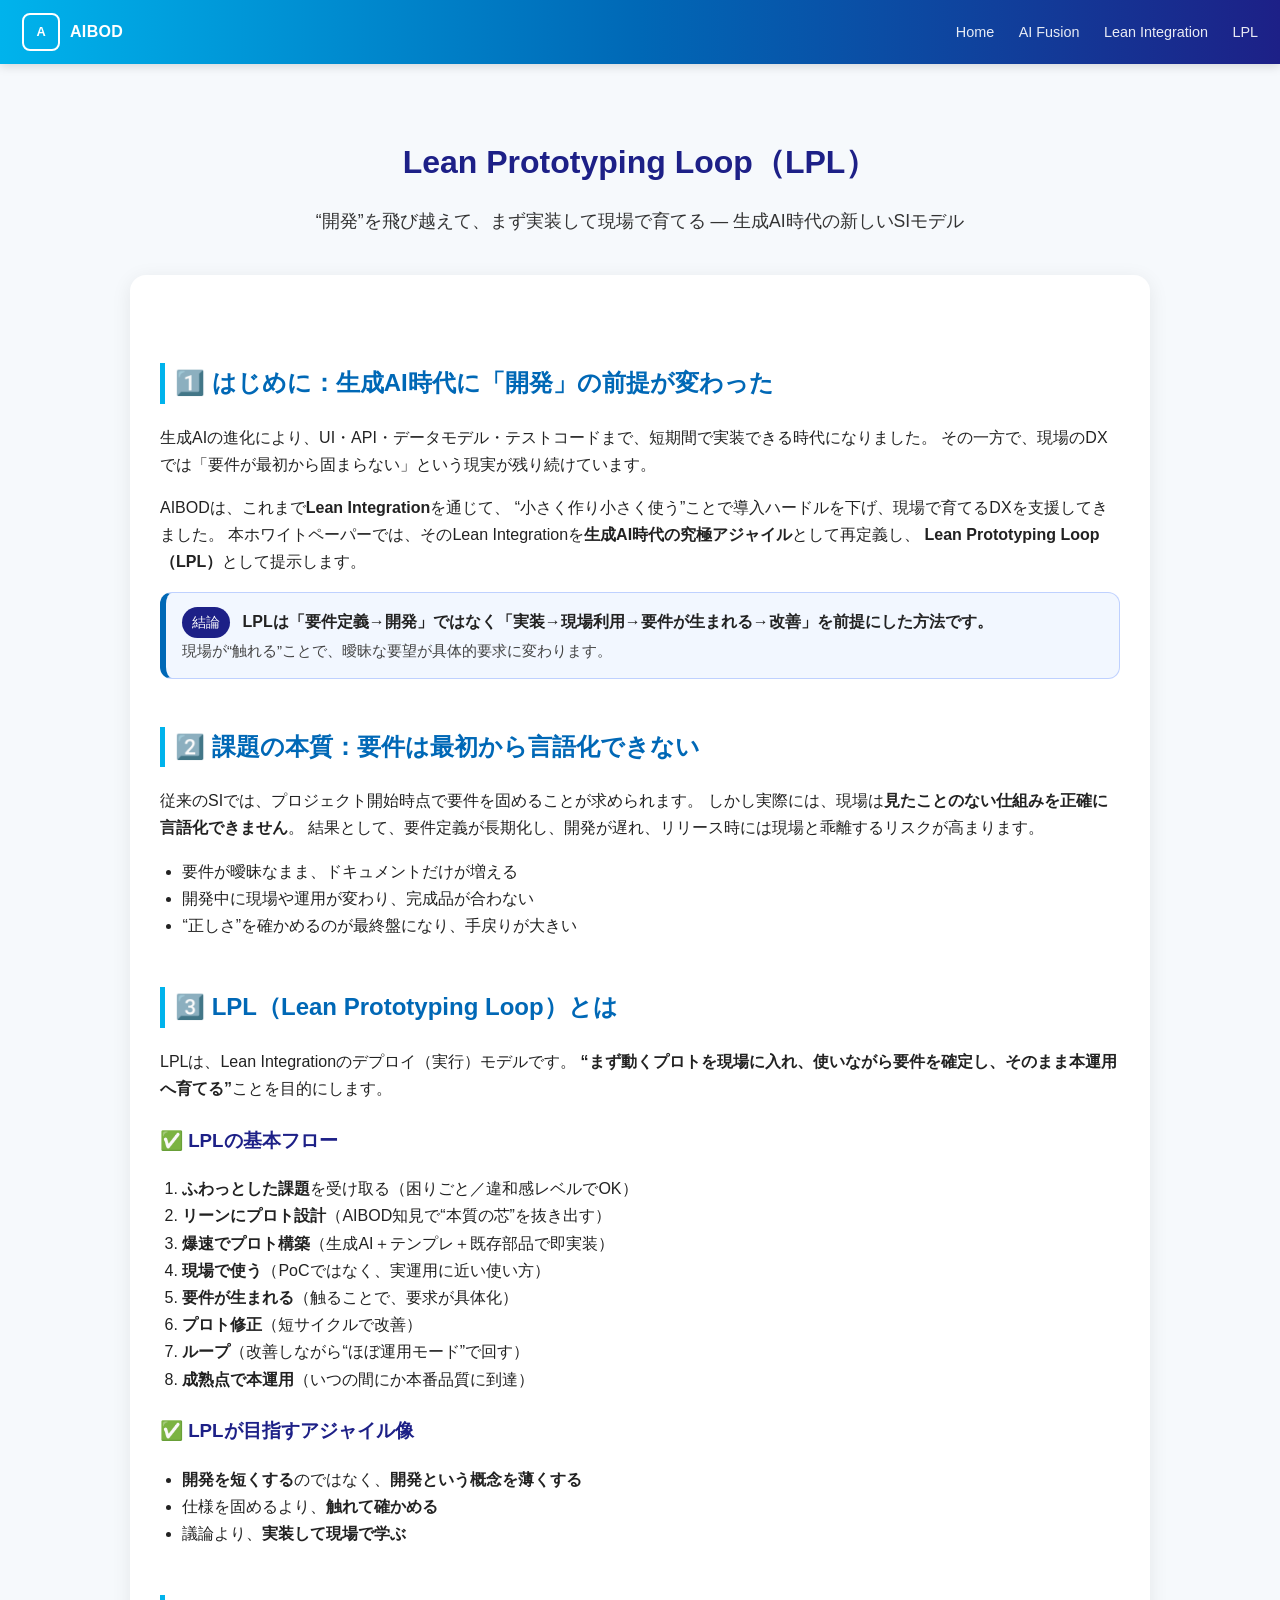
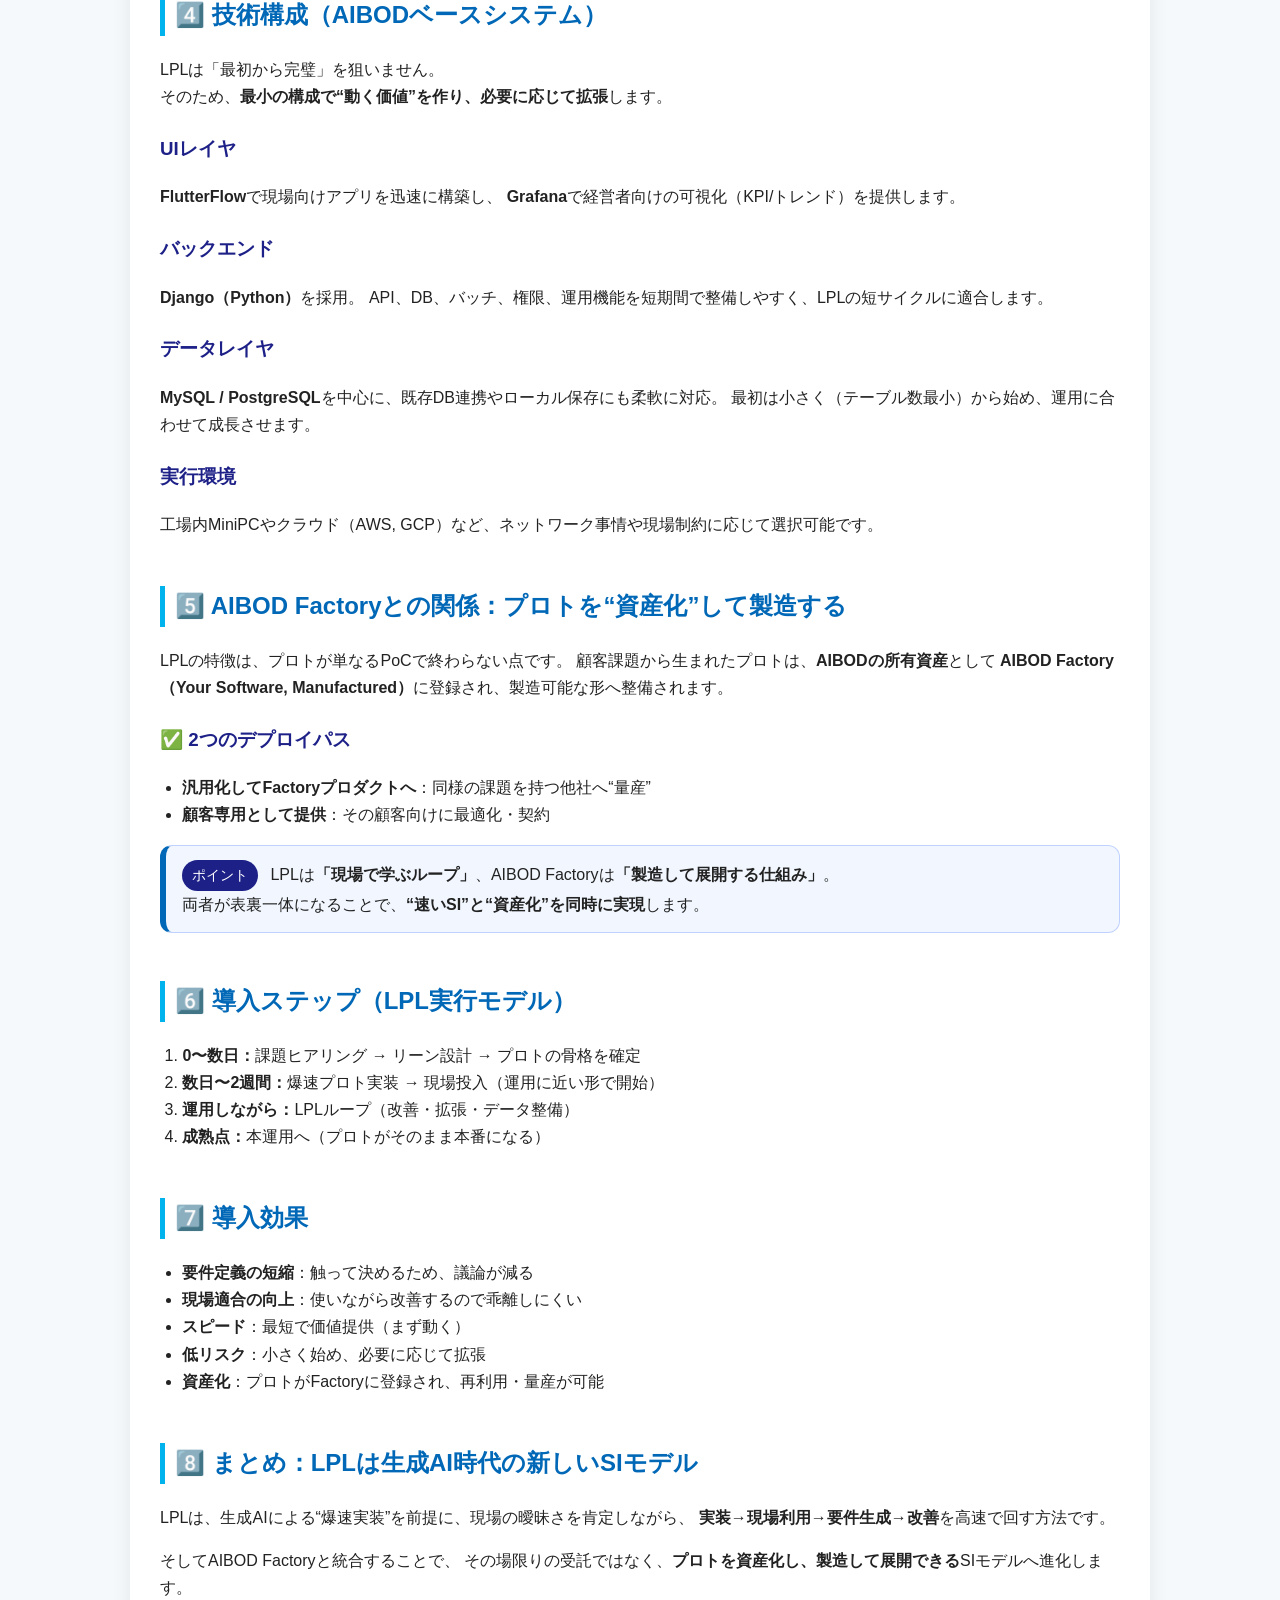
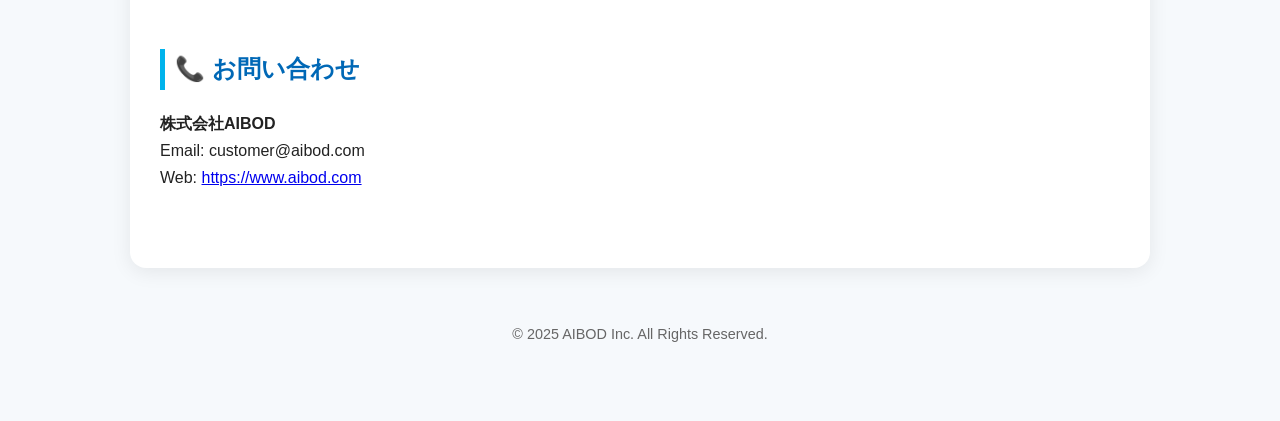
<file: leanintegration/li.html>
<!doctype html>
<html lang="ja">
<head>
  <meta charset="utf-8">
  <title>Lean Prototyping Loop (LPL) | AIBOD ホワイトペーパー</title>
  <meta name="viewport" content="width=device-width, initial-scale=1">
  <style>
    :root {
      --blue-light: #00b3ec;
      --blue-mid: #0068b6;
      --blue-deep: #1d2087;
      --gray-bg: #f6f9fc;
      --text: #222;
    }
    body {
      font-family: -apple-system, BlinkMacSystemFont, "Hiragino Sans", "Meiryo", sans-serif;
      margin: 0;
      color: var(--text);
      background: var(--gray-bg);
      line-height: 1.7;
      padding-top: 64px;
    }

    /* --- Navbar --- */
    .navbar {
      position: fixed;
      top: 0; left: 0; right: 0;
      height: 64px;
      background: linear-gradient(90deg, var(--blue-light), var(--blue-mid), var(--blue-deep));
      display: flex;
      align-items: center;
      justify-content: space-between;
      padding: 0 22px;
      color: #fff;
      z-index: 100;
      box-shadow: 0 2px 10px rgba(0,0,0,0.15);
    }
    .nav-left {
      display: flex;
      align-items: center;
      gap: 10px;
    }
    .logo-box {
      width: 34px; height: 34px;
      border: 2px solid #fff;
      border-radius: 8px;
      display: flex;
      align-items: center;
      justify-content: center;
      font-weight: 700;
      color: #fff;
      font-size: 0.8rem;
      letter-spacing: -0.02em;
    }
    .nav-title {
      font-weight: 600;
      letter-spacing: .02em;
    }
    .nav-right a {
      color: #fff;
      text-decoration: none;
      margin-left: 20px;
      font-size: 0.9rem;
      opacity: 0.9;
      transition: opacity .2s ease;
    }
    .nav-right a:hover {
      opacity: 1;
    }

    header {
      max-width: 960px;
      margin: 0 auto;
      text-align: center;
      padding: 50px 20px 20px;
    }
    header h1 {
      font-size: 2rem;
      color: var(--blue-deep);
      margin-bottom: 10px;
    }
    header p {
      color: #333;
      font-size: 1.1rem;
    }

    main {
      max-width: 960px;
      margin: 0 auto;
      background: #fff;
      padding: 40px 30px 60px;
      border-radius: 16px;
      box-shadow: 0 4px 20px rgba(0,0,0,0.08);
    }
    h2 {
      color: var(--blue-mid);
      margin-top: 2em;
      border-left: 5px solid var(--blue-light);
      padding-left: 10px;
    }
    h3 {
      color: var(--blue-deep);
      margin-top: 1.2em;
    }
    p {
      margin-bottom: 1em;
    }
    ul, ol {
      margin-bottom: 1em;
      padding-left: 1.4em;
    }

    .callout {
      background: #f2f7ff;
      border: 1px solid rgba(42,96,255,0.25);
      border-left: 6px solid var(--blue-mid);
      padding: 14px 16px;
      border-radius: 12px;
      margin: 16px 0 22px;
    }
    .badge {
      display: inline-block;
      padding: 4px 10px;
      border-radius: 999px;
      font-size: 0.85rem;
      color: #fff;
      background: var(--blue-deep);
      margin-right: 8px;
      vertical-align: middle;
    }
    .mini {
      font-size: 0.95rem;
      color: #444;
    }

    footer {
      text-align: center;
      padding: 40px 10px 60px;
      color: #666;
      font-size: 0.9rem;
    }

    @media (max-width: 540px) {
      .nav-right { display: none; }
      header { padding-top: 20px; }
    }
  </style>
</head>
<body>

  <!-- ナビバー -->
  <nav class="navbar">
    <div class="nav-left">
      <div class="logo-box">A</div>
      <div class="nav-title">AIBOD</div>
    </div>
    <div class="nav-right">
      <a href="../">Home</a>
      <a href="../aifusion/">AI Fusion</a>
      <a href="../leanintegration/">Lean Integration</a>
      <a href="../lpl/">LPL</a>
    </div>
  </nav>

  <header>
    <h1>Lean Prototyping Loop（LPL）</h1>
    <p>“開発”を飛び越えて、まず実装して現場で育てる — 生成AI時代の新しいSIモデル</p>
  </header>

  <main>
    <h2>1️⃣ はじめに：生成AI時代に「開発」の前提が変わった</h2>
    <p>
      生成AIの進化により、UI・API・データモデル・テストコードまで、短期間で実装できる時代になりました。
      その一方で、現場のDXでは「要件が最初から固まらない」という現実が残り続けています。
    </p>
    <p>
      AIBODは、これまで<strong>Lean Integration</strong>を通じて、
      “小さく作り小さく使う”ことで導入ハードルを下げ、現場で育てるDXを支援してきました。
      本ホワイトペーパーでは、そのLean Integrationを<strong>生成AI時代の究極アジャイル</strong>として再定義し、
      <strong>Lean Prototyping Loop（LPL）</strong>として提示します。
    </p>

    <div class="callout">
      <span class="badge">結論</span>
      <strong>LPLは「要件定義→開発」ではなく「実装→現場利用→要件が生まれる→改善」を前提にした方法です。</strong>
      <div class="mini">現場が“触れる”ことで、曖昧な要望が具体的要求に変わります。</div>
    </div>

    <h2>2️⃣ 課題の本質：要件は最初から言語化できない</h2>
    <p>
      従来のSIでは、プロジェクト開始時点で要件を固めることが求められます。
      しかし実際には、現場は<strong>見たことのない仕組みを正確に言語化できません</strong>。
      結果として、要件定義が長期化し、開発が遅れ、リリース時には現場と乖離するリスクが高まります。
    </p>
    <ul>
      <li>要件が曖昧なまま、ドキュメントだけが増える</li>
      <li>開発中に現場や運用が変わり、完成品が合わない</li>
      <li>“正しさ”を確かめるのが最終盤になり、手戻りが大きい</li>
    </ul>

    <h2>3️⃣ LPL（Lean Prototyping Loop）とは</h2>
    <p>
      LPLは、Lean Integrationのデプロイ（実行）モデルです。
      <strong>“まず動くプロトを現場に入れ、使いながら要件を確定し、そのまま本運用へ育てる”</strong>ことを目的にします。
    </p>

    <h3>✅ LPLの基本フロー</h3>
    <ol>
      <li><strong>ふわっとした課題</strong>を受け取る（困りごと／違和感レベルでOK）</li>
      <li><strong>リーンにプロト設計</strong>（AIBOD知見で“本質の芯”を抜き出す）</li>
      <li><strong>爆速でプロト構築</strong>（生成AI＋テンプレ＋既存部品で即実装）</li>
      <li><strong>現場で使う</strong>（PoCではなく、実運用に近い使い方）</li>
      <li><strong>要件が生まれる</strong>（触ることで、要求が具体化）</li>
      <li><strong>プロト修正</strong>（短サイクルで改善）</li>
      <li><strong>ループ</strong>（改善しながら“ほぼ運用モード”で回す）</li>
      <li><strong>成熟点で本運用</strong>（いつの間にか本番品質に到達）</li>
    </ol>

    <h3>✅ LPLが目指すアジャイル像</h3>
    <ul>
      <li><strong>開発を短くする</strong>のではなく、<strong>開発という概念を薄くする</strong></li>
      <li>仕様を固めるより、<strong>触れて確かめる</strong></li>
      <li>議論より、<strong>実装して現場で学ぶ</strong></li>
    </ul>

    <h2>4️⃣ 技術構成（AIBODベースシステム）</h2>
    <p>
      LPLは「最初から完璧」を狙いません。<br>
      そのため、<strong>最小の構成で“動く価値”を作り、必要に応じて拡張</strong>します。
    </p>

    <h3>UIレイヤ</h3>
    <p>
      <strong>FlutterFlow</strong>で現場向けアプリを迅速に構築し、
      <strong>Grafana</strong>で経営者向けの可視化（KPI/トレンド）を提供します。
    </p>

    <h3>バックエンド</h3>
    <p>
      <strong>Django（Python）</strong>を採用。
      API、DB、バッチ、権限、運用機能を短期間で整備しやすく、LPLの短サイクルに適合します。
    </p>

    <h3>データレイヤ</h3>
    <p>
      <strong>MySQL / PostgreSQL</strong>を中心に、既存DB連携やローカル保存にも柔軟に対応。
      最初は小さく（テーブル数最小）から始め、運用に合わせて成長させます。
    </p>

    <h3>実行環境</h3>
    <p>
      工場内MiniPCやクラウド（AWS, GCP）など、ネットワーク事情や現場制約に応じて選択可能です。
    </p>

    <h2>5️⃣ AIBOD Factoryとの関係：プロトを“資産化”して製造する</h2>
    <p>
      LPLの特徴は、プロトが単なるPoCで終わらない点です。
      顧客課題から生まれたプロトは、<strong>AIBODの所有資産</strong>として
      <strong>AIBOD Factory（Your Software, Manufactured）</strong>に登録され、製造可能な形へ整備されます。
    </p>

    <h3>✅ 2つのデプロイパス</h3>
    <ul>
      <li><strong>汎用化してFactoryプロダクトへ</strong>：同様の課題を持つ他社へ“量産”</li>
      <li><strong>顧客専用として提供</strong>：その顧客向けに最適化・契約</li>
    </ul>

    <div class="callout">
      <span class="badge">ポイント</span>
      LPLは<strong>「現場で学ぶループ」</strong>、AIBOD Factoryは<strong>「製造して展開する仕組み」</strong>。<br>
      両者が表裏一体になることで、<strong>“速いSI”と“資産化”を同時に実現</strong>します。
    </div>

    <h2>6️⃣ 導入ステップ（LPL実行モデル）</h2>
    <ol>
      <li><strong>0〜数日：</strong>課題ヒアリング → リーン設計 → プロトの骨格を確定</li>
      <li><strong>数日〜2週間：</strong>爆速プロト実装 → 現場投入（運用に近い形で開始）</li>
      <li><strong>運用しながら：</strong>LPLループ（改善・拡張・データ整備）</li>
      <li><strong>成熟点：</strong>本運用へ（プロトがそのまま本番になる）</li>
    </ol>

    <h2>7️⃣ 導入効果</h2>
    <ul>
      <li><strong>要件定義の短縮</strong>：触って決めるため、議論が減る</li>
      <li><strong>現場適合の向上</strong>：使いながら改善するので乖離しにくい</li>
      <li><strong>スピード</strong>：最短で価値提供（まず動く）</li>
      <li><strong>低リスク</strong>：小さく始め、必要に応じて拡張</li>
      <li><strong>資産化</strong>：プロトがFactoryに登録され、再利用・量産が可能</li>
    </ul>

    <h2>8️⃣ まとめ：LPLは生成AI時代の新しいSIモデル</h2>
    <p>
      LPLは、生成AIによる“爆速実装”を前提に、現場の曖昧さを肯定しながら、
      <strong>実装→現場利用→要件生成→改善</strong>を高速で回す方法です。
    </p>
    <p>
      そしてAIBOD Factoryと統合することで、
      その場限りの受託ではなく、<strong>プロトを資産化し、製造して展開できる</strong>SIモデルへ進化します。
    </p>

    <h2>📞 お問い合わせ</h2>
    <p>
      <strong>株式会社AIBOD</strong><br>
      Email: customer@aibod.com<br>
      Web: <a href="https://www.aibod.com" target="_blank">https://www.aibod.com</a>
    </p>
  </main>

  <footer>
    <p>© 2025 AIBOD Inc. All Rights Reserved.</p>
  </footer>
</body>
</html>
</file>
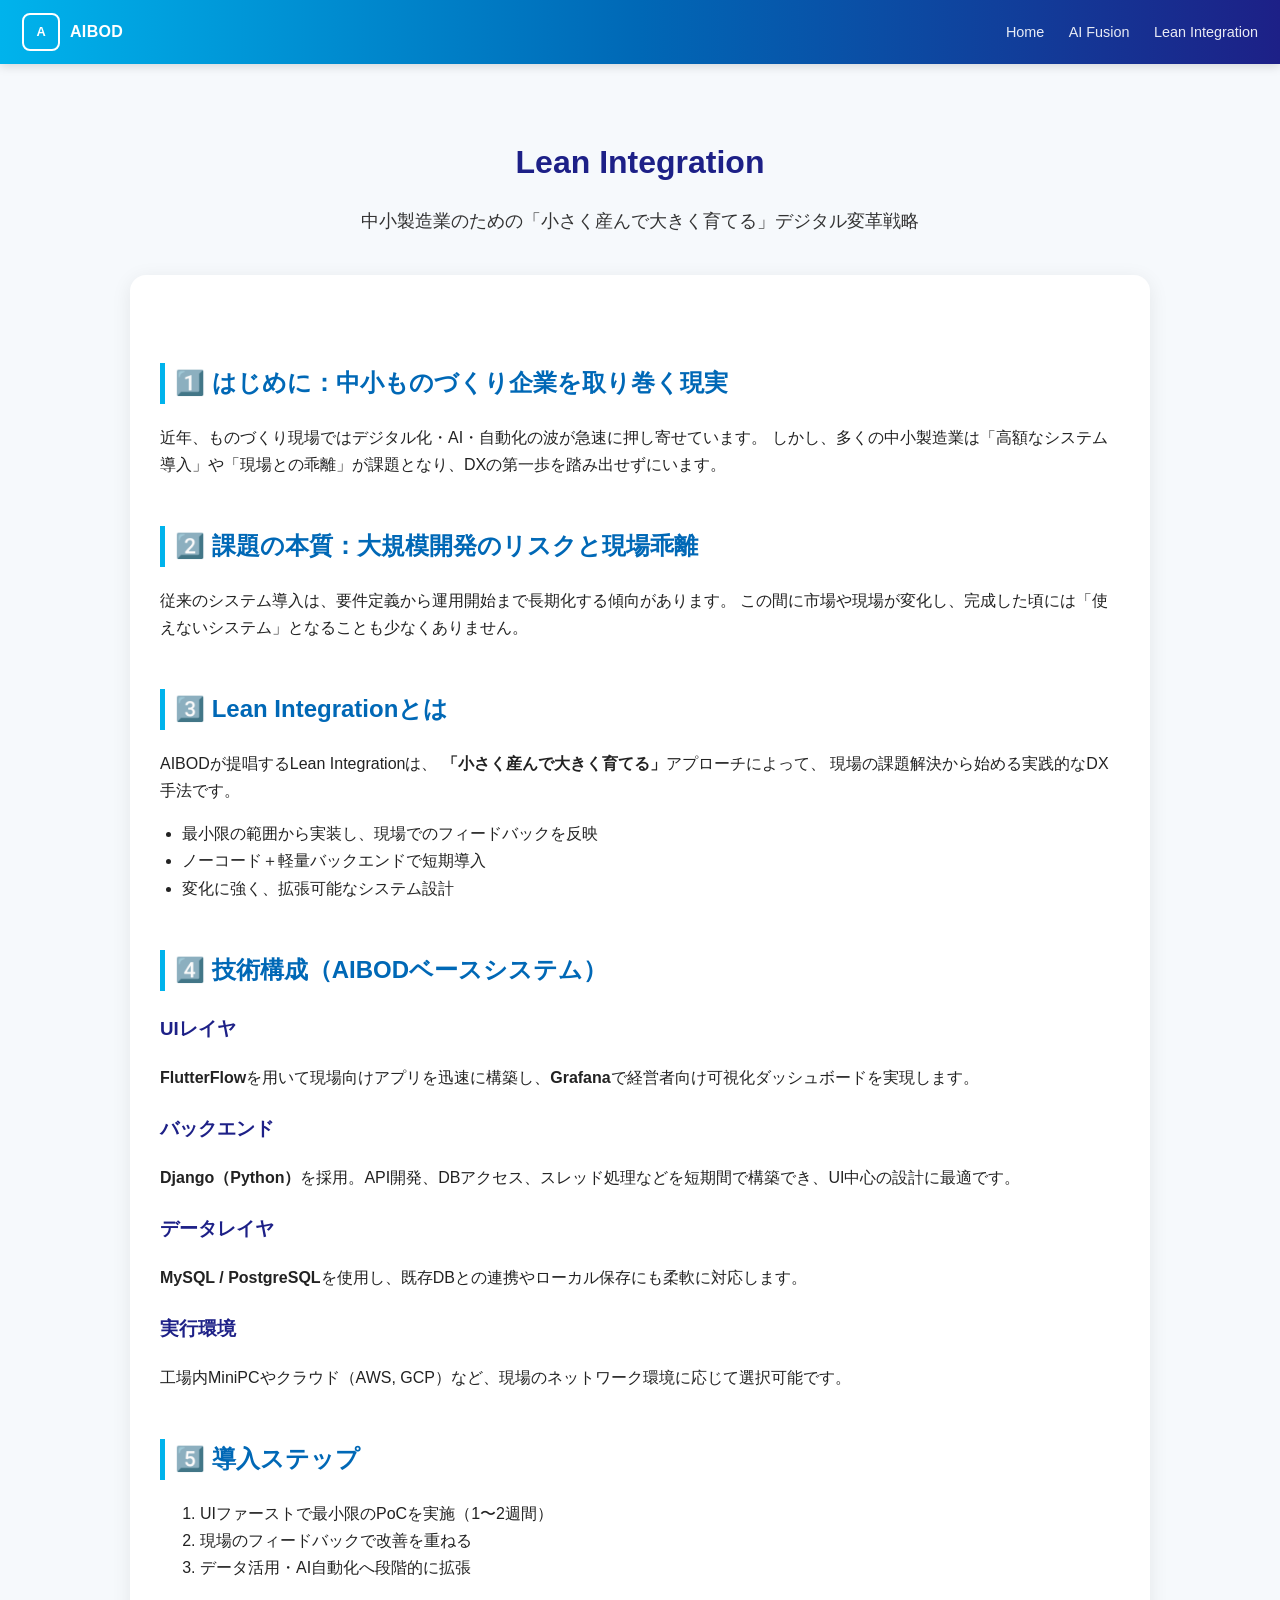
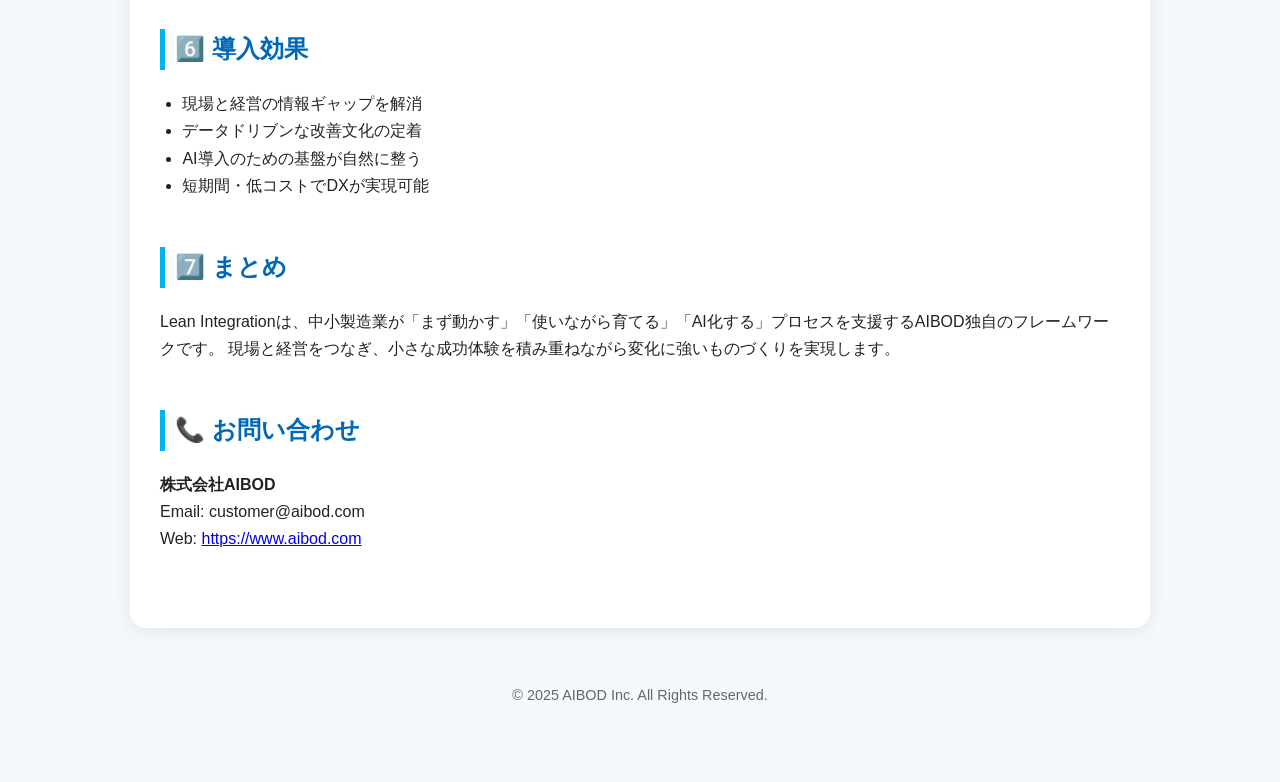
<file: leanintegration/li_smb.html>
<!doctype html>
<html lang="ja">
<head>
  <meta charset="utf-8">
  <title>Lean Integration (中小企業向け) | AIBOD ホワイトペーパー</title>
  <meta name="viewport" content="width=device-width, initial-scale=1">
  <style>
    :root {
      --blue-light: #00b3ec;
      --blue-mid: #0068b6;
      --blue-deep: #1d2087;
      --gray-bg: #f6f9fc;
      --text: #222;
    }
    body {
      font-family: -apple-system, BlinkMacSystemFont, "Hiragino Sans", "Meiryo", sans-serif;
      margin: 0;
      color: var(--text);
      background: var(--gray-bg);
      line-height: 1.7;
      padding-top: 64px;
    }

    /* --- Navbar --- */
    .navbar {
      position: fixed;
      top: 0; left: 0; right: 0;
      height: 64px;
      background: linear-gradient(90deg, var(--blue-light), var(--blue-mid), var(--blue-deep));
      display: flex;
      align-items: center;
      justify-content: space-between;
      padding: 0 22px;
      color: #fff;
      z-index: 100;
      box-shadow: 0 2px 10px rgba(0,0,0,0.15);
    }
    .nav-left {
      display: flex;
      align-items: center;
      gap: 10px;
    }
    .logo-box {
      width: 34px; height: 34px;
      border: 2px solid #fff;
      border-radius: 8px;
      display: flex;
      align-items: center;
      justify-content: center;
      font-weight: 700;
      color: #fff;
      font-size: 0.8rem;
      letter-spacing: -0.02em;
    }
    .nav-title {
      font-weight: 600;
      letter-spacing: .02em;
    }
    .nav-right a {
      color: #fff;
      text-decoration: none;
      margin-left: 20px;
      font-size: 0.9rem;
      opacity: 0.9;
      transition: opacity .2s ease;
    }
    .nav-right a:hover {
      opacity: 1;
    }

    header {
      max-width: 960px;
      margin: 0 auto;
      text-align: center;
      padding: 50px 20px 20px;
    }
    header h1 {
      font-size: 2rem;
      color: var(--blue-deep);
      margin-bottom: 10px;
    }
    header p {
      color: #333;
      font-size: 1.1rem;
    }

    main {
      max-width: 960px;
      margin: 0 auto;
      background: #fff;
      padding: 40px 30px 60px;
      border-radius: 16px;
      box-shadow: 0 4px 20px rgba(0,0,0,0.08);
    }
    h2 {
      color: var(--blue-mid);
      margin-top: 2em;
      border-left: 5px solid var(--blue-light);
      padding-left: 10px;
    }
    h3 {
      color: var(--blue-deep);
      margin-top: 1.2em;
    }
    p {
      margin-bottom: 1em;
    }
    ul {
      margin-bottom: 1em;
      padding-left: 1.4em;
    }

    footer {
      text-align: center;
      padding: 40px 10px 60px;
      color: #666;
      font-size: 0.9rem;
    }

    @media (max-width: 540px) {
      .nav-right { display: none; }
      header { padding-top: 20px; }
    }
  </style>
</head>
<body>

  <!-- ナビバー -->
  <nav class="navbar">
    <div class="nav-left">
      <div class="logo-box">A</div>
      <div class="nav-title">AIBOD</div>
    </div>
    <div class="nav-right">
      <a href="../">Home</a>
      <a href="../aifusion/">AI Fusion</a>
      <a href="../leanintegration/">Lean Integration</a>
    </div>
  </nav>

  <header>
    <h1>Lean Integration</h1>
    <p>中小製造業のための「小さく産んで大きく育てる」デジタル変革戦略</p>
  </header>

  <main>
    <h2>1️⃣ はじめに：中小ものづくり企業を取り巻く現実</h2>
    <p>
      近年、ものづくり現場ではデジタル化・AI・自動化の波が急速に押し寄せています。  
      しかし、多くの中小製造業は「高額なシステム導入」や「現場との乖離」が課題となり、DXの第一歩を踏み出せずにいます。
    </p>

    <h2>2️⃣ 課題の本質：大規模開発のリスクと現場乖離</h2>
    <p>
      従来のシステム導入は、要件定義から運用開始まで長期化する傾向があります。  
      この間に市場や現場が変化し、完成した頃には「使えないシステム」となることも少なくありません。
    </p>

    <h2>3️⃣ Lean Integrationとは</h2>
    <p>
      AIBODが提唱するLean Integrationは、  
      <strong>「小さく産んで大きく育てる」</strong>アプローチによって、  
      現場の課題解決から始める実践的なDX手法です。
    </p>
    <ul>
      <li>最小限の範囲から実装し、現場でのフィードバックを反映</li>
      <li>ノーコード＋軽量バックエンドで短期導入</li>
      <li>変化に強く、拡張可能なシステム設計</li>
    </ul>

    <h2>4️⃣ 技術構成（AIBODベースシステム）</h2>
    <h3>UIレイヤ</h3>
    <p><strong>FlutterFlow</strong>を用いて現場向けアプリを迅速に構築し、<strong>Grafana</strong>で経営者向け可視化ダッシュボードを実現します。</p>

    <h3>バックエンド</h3>
    <p><strong>Django（Python）</strong>を採用。API開発、DBアクセス、スレッド処理などを短期間で構築でき、UI中心の設計に最適です。</p>

    <h3>データレイヤ</h3>
    <p><strong>MySQL / PostgreSQL</strong>を使用し、既存DBとの連携やローカル保存にも柔軟に対応します。</p>

    <h3>実行環境</h3>
    <p>
      工場内MiniPCやクラウド（AWS, GCP）など、現場のネットワーク環境に応じて選択可能です。
    </p>

    <h2>5️⃣ 導入ステップ</h2>
    <ol>
      <li>UIファーストで最小限のPoCを実施（1〜2週間）</li>
      <li>現場のフィードバックで改善を重ねる</li>
      <li>データ活用・AI自動化へ段階的に拡張</li>
    </ol>

    <h2>6️⃣ 導入効果</h2>
    <ul>
      <li>現場と経営の情報ギャップを解消</li>
      <li>データドリブンな改善文化の定着</li>
      <li>AI導入のための基盤が自然に整う</li>
      <li>短期間・低コストでDXが実現可能</li>
    </ul>

    <h2>7️⃣ まとめ</h2>
    <p>
      Lean Integrationは、中小製造業が「まず動かす」「使いながら育てる」「AI化する」プロセスを支援するAIBOD独自のフレームワークです。  
      現場と経営をつなぎ、小さな成功体験を積み重ねながら変化に強いものづくりを実現します。
    </p>

    <h2>📞 お問い合わせ</h2>
    <p>
      <strong>株式会社AIBOD</strong><br>
      Email: customer@aibod.com<br>
      Web: <a href="https://www.aibod.com" target="_blank">https://www.aibod.com</a>
    </p>
  </main>

  <footer>
    <p>© 2025 AIBOD Inc. All Rights Reserved.</p>
  </footer>
</body>
</html>
</file>
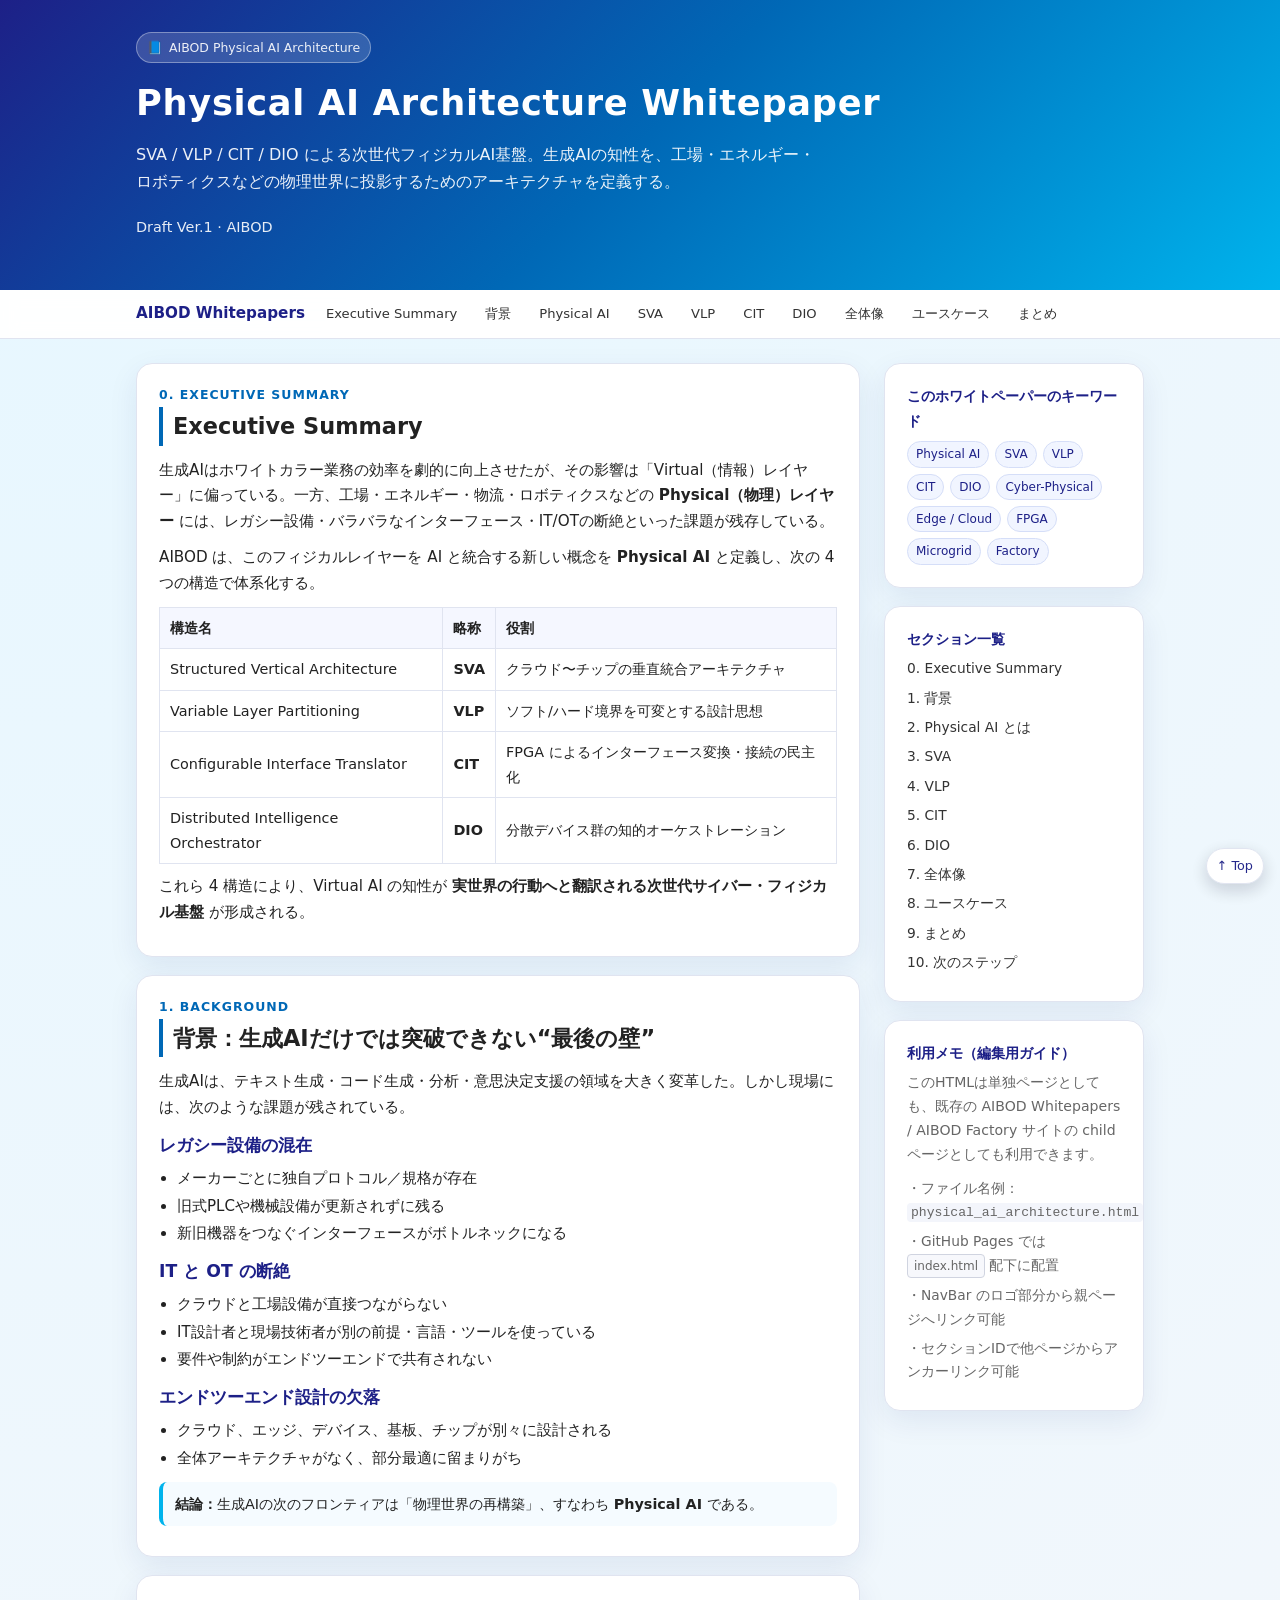
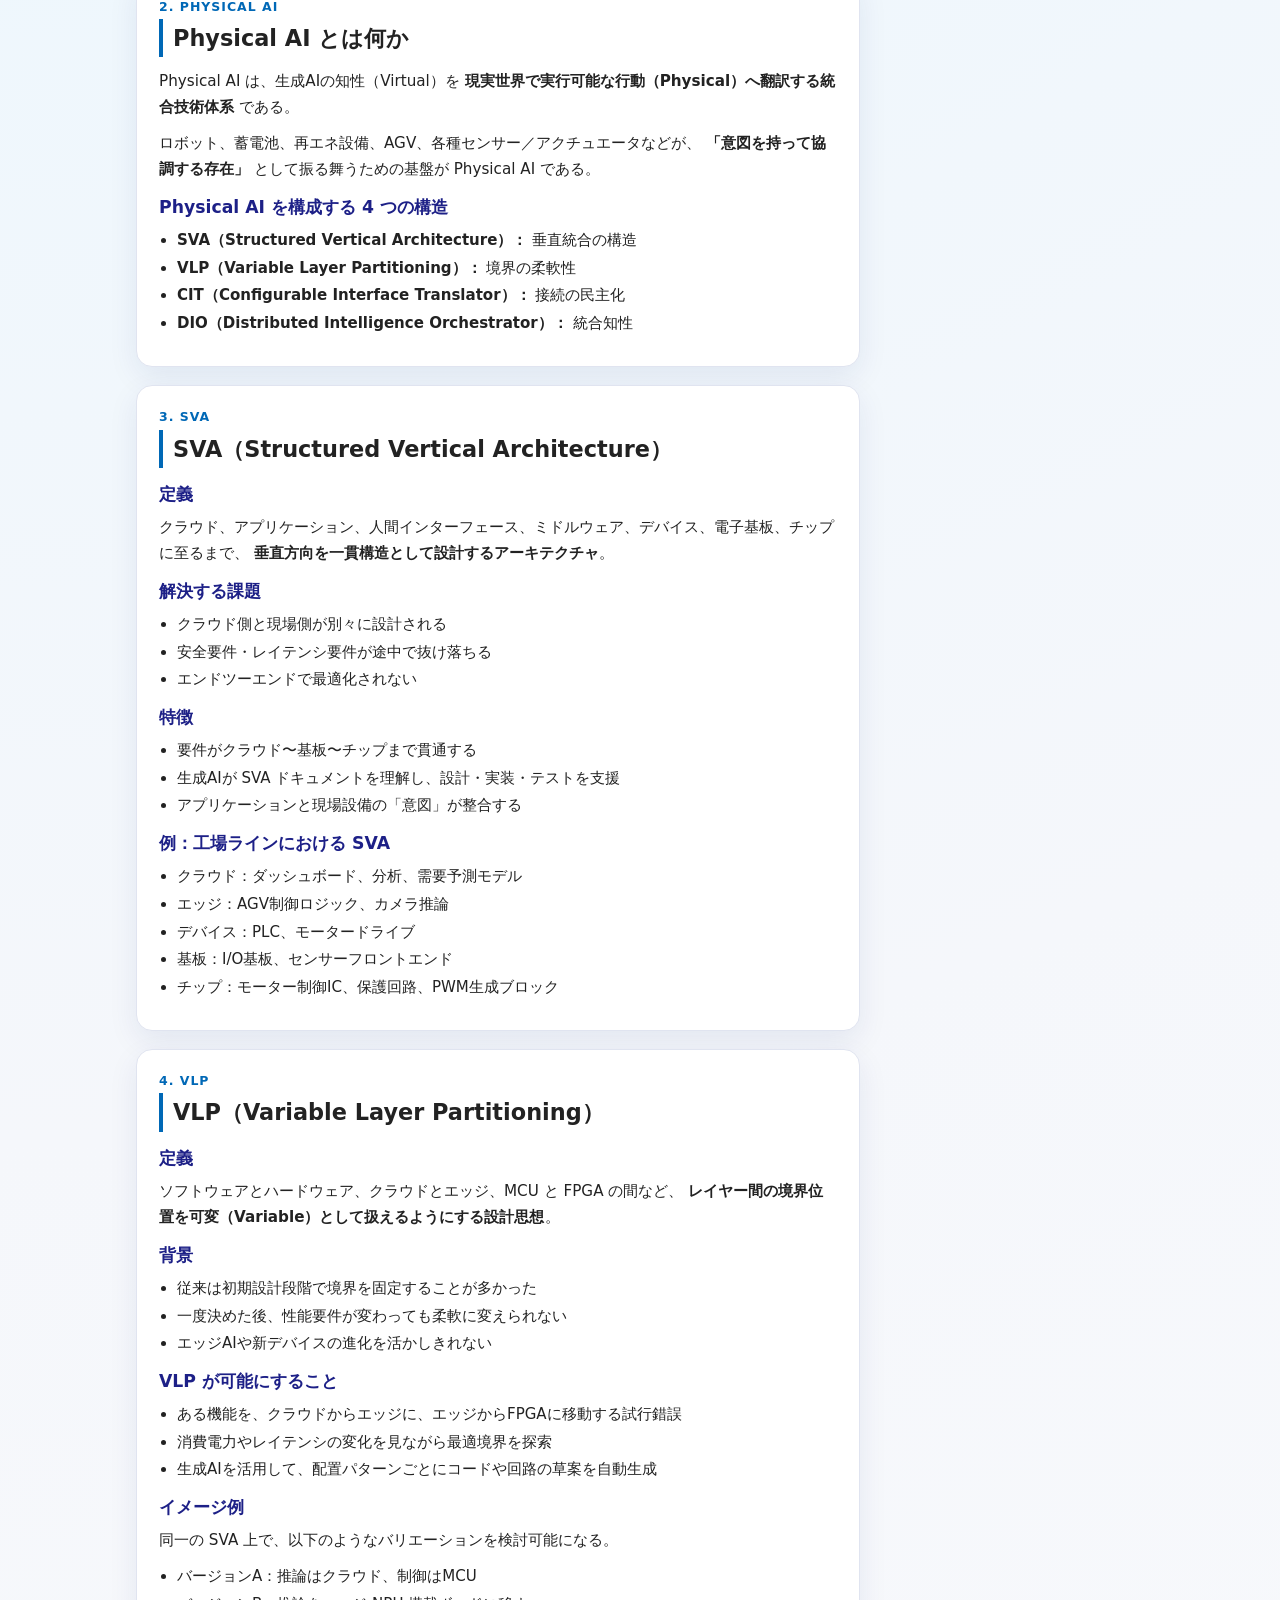
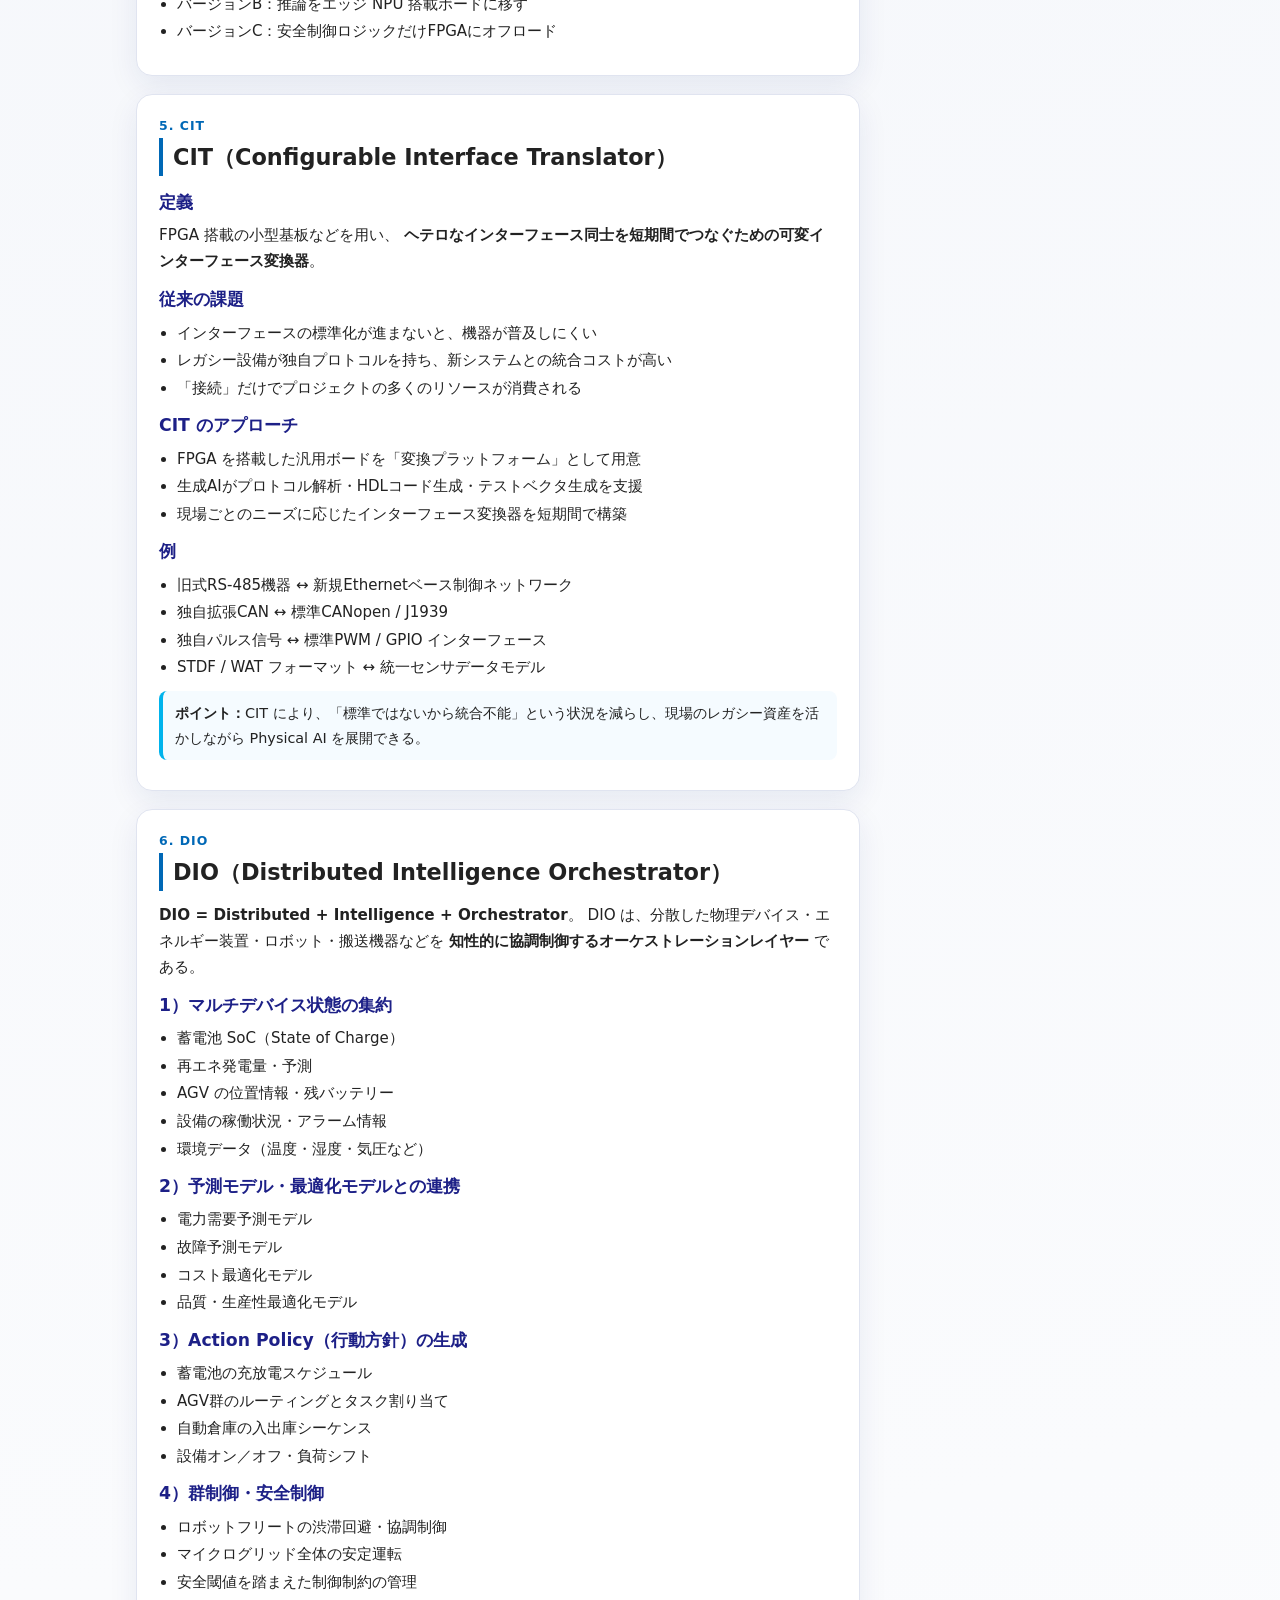
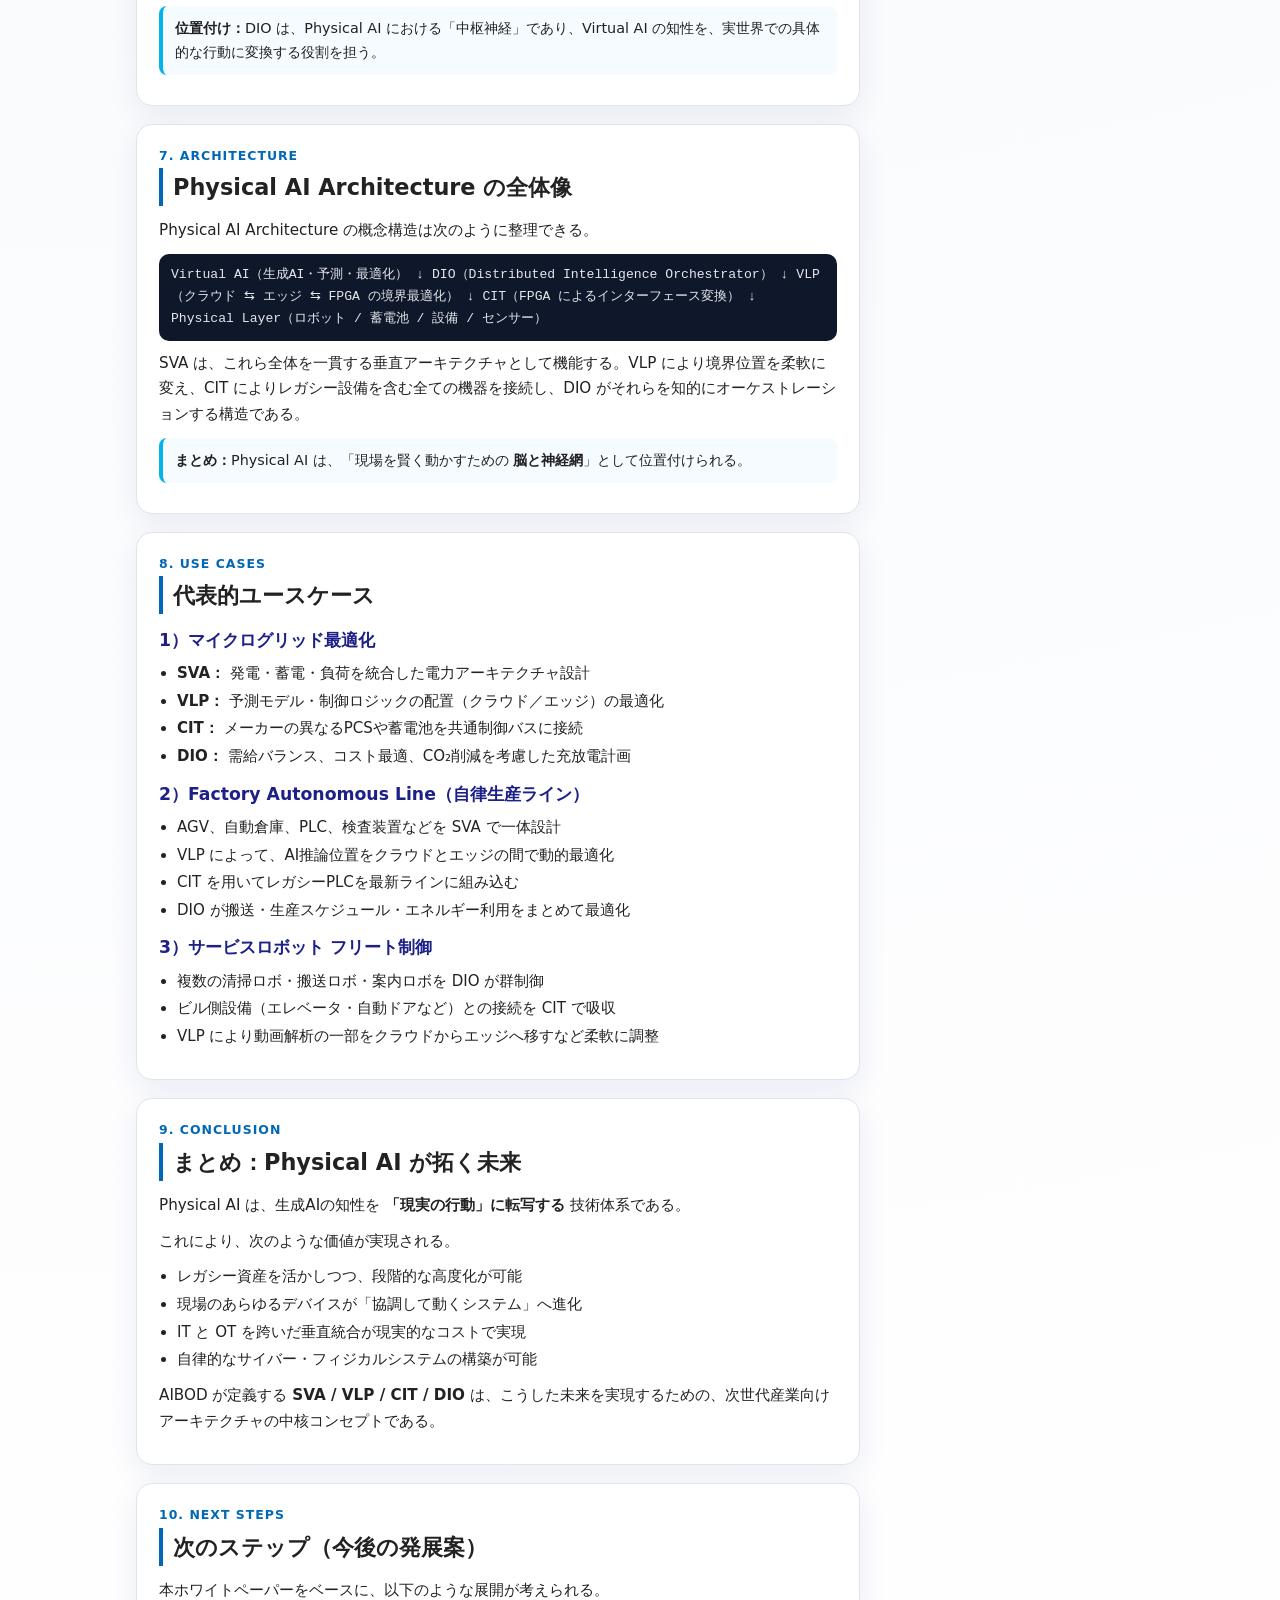
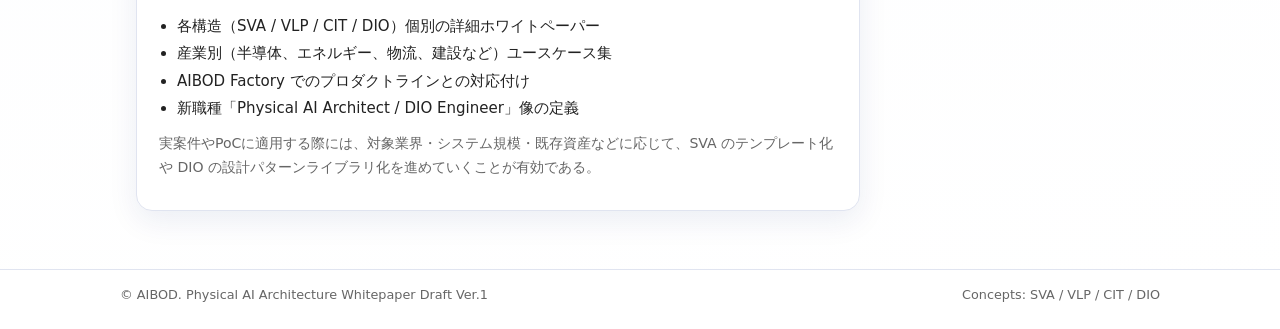
<file: physicalintelligence/physical_intelligence_architecture.html>
<!DOCTYPE html>
<html lang="ja">
<head>
  <meta charset="UTF-8" />
  <title>Physical AI Architecture Whitepaper | AIBOD</title>
  <meta name="viewport" content="width=device-width, initial-scale=1" />
  <meta
    name="description"
    content="SVA / VLP / CIT / DIO による次世代フィジカルAI基盤のホワイトペーパー。生成AIとフィジカルレイヤーを統合するためのアーキテクチャを定義します。"
  />
  <style>
    :root {
      --aibod-cyan: #00b3ec;
      --aibod-blue: #0068b6;
      --aibod-navy: #1d2087;
      --bg: #f5f7fb;
      --card-bg: #ffffff;
      --text-main: #222222;
      --text-muted: #666666;
      --border-subtle: #e0e4f0;
    }

    * {
      box-sizing: border-box;
    }

    body {
      margin: 0;
      font-family: system-ui, -apple-system, BlinkMacSystemFont, "Segoe UI",
        sans-serif;
      background: radial-gradient(circle at top left, #e6f7ff 0, #f5f7fb 40%, #ffffff 100%);
      color: var(--text-main);
      line-height: 1.7;
    }

    a {
      color: var(--aibod-blue);
      text-decoration: none;
    }

    a:hover {
      text-decoration: underline;
    }

    header {
      background: linear-gradient(
        135deg,
        var(--aibod-navy),
        var(--aibod-blue),
        var(--aibod-cyan)
      );
      color: #ffffff;
      padding: 32px 16px 40px;
    }

    .container {
      max-width: 1040px;
      margin: 0 auto;
      padding: 0 16px;
    }

    .hero-title {
      font-size: 2.2rem;
      font-weight: 700;
      letter-spacing: 0.02em;
      margin: 0 0 8px;
    }

    .hero-subtitle {
      font-size: 1rem;
      max-width: 680px;
      margin: 0 0 20px;
      color: rgba(255, 255, 255, 0.92);
    }

    .hero-meta {
      font-size: 0.9rem;
      opacity: 0.9;
    }

    .pill {
      display: inline-flex;
      align-items: center;
      gap: 6px;
      font-size: 0.78rem;
      padding: 4px 10px;
      border-radius: 999px;
      background: rgba(255, 255, 255, 0.16);
      border: 1px solid rgba(255, 255, 255, 0.35);
      margin-bottom: 10px;
    }

    .pill span {
      opacity: 0.9;
    }

    nav {
      background: rgba(255, 255, 255, 0.96);
      border-bottom: 1px solid var(--border-subtle);
      position: sticky;
      top: 0;
      z-index: 10;
      backdrop-filter: blur(8px);
    }

    .nav-inner {
      max-width: 1040px;
      margin: 0 auto;
      padding: 8px 16px;
      display: flex;
      flex-wrap: wrap;
      align-items: center;
      gap: 12px;
    }

    .nav-logo {
      font-weight: 700;
      font-size: 0.95rem;
      color: var(--aibod-navy);
      white-space: nowrap;
    }

    .nav-links {
      display: flex;
      flex-wrap: wrap;
      gap: 10px;
      font-size: 0.82rem;
    }

    .nav-links a {
      padding: 4px 8px;
      border-radius: 999px;
      border: 1px solid transparent;
      color: #333;
      text-decoration: none;
      white-space: nowrap;
    }

    .nav-links a:hover {
      border-color: var(--aibod-cyan);
      background: rgba(0, 179, 236, 0.06);
    }

    main {
      padding: 24px 0 40px;
    }

    .grid {
      display: grid;
      grid-template-columns: minmax(0, 3fr);
      gap: 24px;
    }

    @media (min-width: 960px) {
      .grid {
        grid-template-columns: minmax(0, 3fr) minmax(260px, 1fr);
        align-items: flex-start;
      }
    }

    .card {
      background: var(--card-bg);
      border-radius: 16px;
      padding: 20px 22px;
      border: 1px solid var(--border-subtle);
      box-shadow: 0 10px 30px rgba(10, 40, 120, 0.08);
      margin-bottom: 18px;
    }

    .card h2,
    .card h3,
    .card h4 {
      margin-top: 0;
    }

    h2 {
      font-size: 1.4rem;
      border-left: 4px solid var(--aibod-blue);
      padding-left: 10px;
      margin: 0 0 12px;
    }

    h3 {
      font-size: 1.08rem;
      margin: 16px 0 6px;
      color: var(--aibod-navy);
    }

    h4 {
      font-size: 0.98rem;
      margin: 12px 0 4px;
      color: var(--text-main);
    }

    p {
      margin: 4px 0 10px;
      font-size: 0.95rem;
    }

    ul,
    ol {
      margin: 4px 0 10px 18px;
      padding-left: 0;
      font-size: 0.94rem;
    }

    li + li {
      margin-top: 2px;
    }

    .muted {
      color: var(--text-muted);
      font-size: 0.88rem;
    }

    .tag-row {
      display: flex;
      flex-wrap: wrap;
      gap: 6px;
      margin: 8px 0 2px;
    }

    .tag {
      font-size: 0.75rem;
      padding: 2px 8px;
      border-radius: 999px;
      background: #f1f5ff;
      color: var(--aibod-navy);
      border: 1px solid #d5def8;
    }

    table {
      border-collapse: collapse;
      width: 100%;
      margin: 6px 0 10px;
      font-size: 0.9rem;
    }

    th,
    td {
      border: 1px solid var(--border-subtle);
      padding: 8px 10px;
      text-align: left;
    }

    th {
      background: #f5f7ff;
      font-weight: 600;
    }

    code {
      font-family: SFMono-Regular, Menlo, Monaco, Consolas, "Liberation Mono",
        "Courier New", monospace;
      font-size: 0.82rem;
      background: #f3f5fb;
      padding: 2px 4px;
      border-radius: 4px;
    }

    .section-label {
      font-size: 0.78rem;
      font-weight: 600;
      text-transform: uppercase;
      letter-spacing: 0.08em;
      color: var(--aibod-blue);
      margin-bottom: 2px;
    }

    .side-card-title {
      font-size: 0.9rem;
      font-weight: 600;
      color: var(--aibod-navy);
      margin-bottom: 6px;
    }

    .side-list {
      list-style: none;
      margin: 0;
      padding: 0;
      font-size: 0.86rem;
    }

    .side-list li {
      margin-bottom: 6px;
    }

    .side-list a {
      text-decoration: none;
      color: #333;
    }

    .side-list a:hover {
      color: var(--aibod-blue);
      text-decoration: underline;
    }

    .kbd {
      display: inline-block;
      padding: 1px 6px;
      border-radius: 4px;
      border: 1px solid #d0d4e0;
      background: #f7f8fc;
      font-size: 0.75rem;
      font-family: inherit;
    }

    .callout {
      border-left: 4px solid var(--aibod-cyan);
      background: #f5fbff;
      border-radius: 8px;
      padding: 10px 12px;
      font-size: 0.9rem;
      margin: 8px 0 10px;
    }

    .mono-block {
      background: #0f172a;
      color: #e5e7eb;
      border-radius: 10px;
      padding: 10px 12px;
      font-family: SFMono-Regular, Menlo, Monaco, Consolas, "Liberation Mono",
        "Courier New", monospace;
      font-size: 0.82rem;
      overflow-x: auto;
      margin: 6px 0 10px;
    }

    footer {
      border-top: 1px solid var(--border-subtle);
      padding: 14px 16px 24px;
      font-size: 0.8rem;
      color: var(--text-muted);
      background: #ffffff;
    }

    .footer-inner {
      max-width: 1040px;
      margin: 0 auto;
      display: flex;
      justify-content: space-between;
      flex-wrap: wrap;
      gap: 8px;
    }

    .back-to-top {
      position: fixed;
      right: 16px;
      bottom: 16px;
      background: #ffffff;
      border-radius: 999px;
      border: 1px solid var(--border-subtle);
      padding: 6px 10px;
      font-size: 0.8rem;
      color: var(--aibod-navy);
      text-decoration: none;
      box-shadow: 0 6px 18px rgba(15, 23, 42, 0.18);
      opacity: 0.96;
    }

    .back-to-top:hover {
      background: #f5f7ff;
      text-decoration: none;
    }
  </style>
</head>
<body>
  <header id="top">
    <div class="container">
      <div class="pill">
        <span>📘</span><span>AIBOD Physical AI Architecture</span>
      </div>
      <h1 class="hero-title">Physical AI Architecture Whitepaper</h1>
      <p class="hero-subtitle">
        SVA / VLP / CIT / DIO による次世代フィジカルAI基盤。生成AIの知性を、工場・エネルギー・ロボティクスなどの物理世界に投影するためのアーキテクチャを定義する。
      </p>
      <p class="hero-meta">Draft Ver.1 · AIBOD</p>
    </div>
  </header>

  <nav>
    <div class="nav-inner">
      <div class="nav-logo">AIBOD Whitepapers</div>
      <div class="nav-links">
        <a href="#executive-summary">Executive Summary</a>
        <a href="#background">背景</a>
        <a href="#physical-ai">Physical AI</a>
        <a href="#sva">SVA</a>
        <a href="#vlp">VLP</a>
        <a href="#cit">CIT</a>
        <a href="#dio">DIO</a>
        <a href="#architecture">全体像</a>
        <a href="#usecases">ユースケース</a>
        <a href="#conclusion">まとめ</a>
      </div>
    </div>
  </nav>

  <main>
    <div class="container grid">
      <div>
        <!-- 0. Executive Summary -->
        <section id="executive-summary" class="card">
          <div class="section-label">0. Executive Summary</div>
          <h2>Executive Summary</h2>
          <p>
            生成AIはホワイトカラー業務の効率を劇的に向上させたが、その影響は「Virtual（情報）レイヤー」に偏っている。一方、工場・エネルギー・物流・ロボティクスなどの
            <strong>Physical（物理）レイヤー</strong> には、レガシー設備・バラバラなインターフェース・IT/OTの断絶といった課題が残存している。
          </p>
          <p>
            AIBOD は、このフィジカルレイヤーを AI と統合する新しい概念を
            <strong>Physical AI</strong> と定義し、次の 4 つの構造で体系化する。
          </p>
          <table>
            <thead>
              <tr>
                <th>構造名</th>
                <th>略称</th>
                <th>役割</th>
              </tr>
            </thead>
            <tbody>
              <tr>
                <td>Structured Vertical Architecture</td>
                <td><strong>SVA</strong></td>
                <td>クラウド〜チップの垂直統合アーキテクチャ</td>
              </tr>
              <tr>
                <td>Variable Layer Partitioning</td>
                <td><strong>VLP</strong></td>
                <td>ソフト/ハード境界を可変とする設計思想</td>
              </tr>
              <tr>
                <td>Configurable Interface Translator</td>
                <td><strong>CIT</strong></td>
                <td>FPGA によるインターフェース変換・接続の民主化</td>
              </tr>
              <tr>
                <td>Distributed Intelligence Orchestrator</td>
                <td><strong>DIO</strong></td>
                <td>分散デバイス群の知的オーケストレーション</td>
              </tr>
            </tbody>
          </table>
          <p>
            これら 4 構造により、Virtual AI の知性が
            <strong>実世界の行動へと翻訳される次世代サイバー・フィジカル基盤</strong>
            が形成される。
          </p>
        </section>

        <!-- 1. 背景 -->
        <section id="background" class="card">
          <div class="section-label">1. Background</div>
          <h2>背景：生成AIだけでは突破できない“最後の壁”</h2>
          <p>
            生成AIは、テキスト生成・コード生成・分析・意思決定支援の領域を大きく変革した。しかし現場には、次のような課題が残されている。
          </p>

          <h3>レガシー設備の混在</h3>
          <ul>
            <li>メーカーごとに独自プロトコル／規格が存在</li>
            <li>旧式PLCや機械設備が更新されずに残る</li>
            <li>新旧機器をつなぐインターフェースがボトルネックになる</li>
          </ul>

          <h3>IT と OT の断絶</h3>
          <ul>
            <li>クラウドと工場設備が直接つながらない</li>
            <li>IT設計者と現場技術者が別の前提・言語・ツールを使っている</li>
            <li>要件や制約がエンドツーエンドで共有されない</li>
          </ul>

          <h3>エンドツーエンド設計の欠落</h3>
          <ul>
            <li>クラウド、エッジ、デバイス、基板、チップが別々に設計される</li>
            <li>全体アーキテクチャがなく、部分最適に留まりがち</li>
          </ul>

          <div class="callout">
            <strong>結論：</strong>生成AIの次のフロンティアは「物理世界の再構築」、すなわち
            <strong>Physical AI</strong> である。
          </div>
        </section>

        <!-- 2. Physical AI とは -->
        <section id="physical-ai" class="card">
          <div class="section-label">2. Physical AI</div>
          <h2>Physical AI とは何か</h2>
          <p>
            Physical AI は、生成AIの知性（Virtual）を
            <strong>現実世界で実行可能な行動（Physical）へ翻訳する統合技術体系</strong>
            である。
          </p>
          <p>
            ロボット、蓄電池、再エネ設備、AGV、各種センサー／アクチュエータなどが、
            <strong>「意図を持って協調する存在」</strong> として振る舞うための基盤が Physical AI である。
          </p>

          <h3>Physical AI を構成する 4 つの構造</h3>
          <ul>
            <li><strong>SVA（Structured Vertical Architecture）：</strong> 垂直統合の構造</li>
            <li><strong>VLP（Variable Layer Partitioning）：</strong> 境界の柔軟性</li>
            <li><strong>CIT（Configurable Interface Translator）：</strong> 接続の民主化</li>
            <li><strong>DIO（Distributed Intelligence Orchestrator）：</strong> 統合知性</li>
          </ul>
        </section>

        <!-- 3. SVA -->
        <section id="sva" class="card">
          <div class="section-label">3. SVA</div>
          <h2>SVA（Structured Vertical Architecture）</h2>

          <h3>定義</h3>
          <p>
            クラウド、アプリケーション、人間インターフェース、ミドルウェア、デバイス、電子基板、チップに至るまで、
            <strong>垂直方向を一貫構造として設計するアーキテクチャ</strong>。
          </p>

          <h3>解決する課題</h3>
          <ul>
            <li>クラウド側と現場側が別々に設計される</li>
            <li>安全要件・レイテンシ要件が途中で抜け落ちる</li>
            <li>エンドツーエンドで最適化されない</li>
          </ul>

          <h3>特徴</h3>
          <ul>
            <li>要件がクラウド〜基板〜チップまで貫通する</li>
            <li>生成AIが SVA ドキュメントを理解し、設計・実装・テストを支援</li>
            <li>アプリケーションと現場設備の「意図」が整合する</li>
          </ul>

          <h3>例：工場ラインにおける SVA</h3>
          <ul>
            <li>クラウド：ダッシュボード、分析、需要予測モデル</li>
            <li>エッジ：AGV制御ロジック、カメラ推論</li>
            <li>デバイス：PLC、モータードライブ</li>
            <li>基板：I/O基板、センサーフロントエンド</li>
            <li>チップ：モーター制御IC、保護回路、PWM生成ブロック</li>
          </ul>
        </section>

        <!-- 4. VLP -->
        <section id="vlp" class="card">
          <div class="section-label">4. VLP</div>
          <h2>VLP（Variable Layer Partitioning）</h2>

          <h3>定義</h3>
          <p>
            ソフトウェアとハードウェア、クラウドとエッジ、MCU と FPGA の間など、
            <strong>レイヤー間の境界位置を可変（Variable）として扱えるようにする設計思想</strong>。
          </p>

          <h3>背景</h3>
          <ul>
            <li>従来は初期設計段階で境界を固定することが多かった</li>
            <li>一度決めた後、性能要件が変わっても柔軟に変えられない</li>
            <li>エッジAIや新デバイスの進化を活かしきれない</li>
          </ul>

          <h3>VLP が可能にすること</h3>
          <ul>
            <li>ある機能を、クラウドからエッジに、エッジからFPGAに移動する試行錯誤</li>
            <li>消費電力やレイテンシの変化を見ながら最適境界を探索</li>
            <li>生成AIを活用して、配置パターンごとにコードや回路の草案を自動生成</li>
          </ul>

          <h3>イメージ例</h3>
          <p>同一の SVA 上で、以下のようなバリエーションを検討可能になる。</p>
          <ul>
            <li>バージョンA：推論はクラウド、制御はMCU</li>
            <li>バージョンB：推論をエッジ NPU 搭載ボードに移す</li>
            <li>バージョンC：安全制御ロジックだけFPGAにオフロード</li>
          </ul>
        </section>

        <!-- 5. CIT -->
        <section id="cit" class="card">
          <div class="section-label">5. CIT</div>
          <h2>CIT（Configurable Interface Translator）</h2>

          <h3>定義</h3>
          <p>
            FPGA 搭載の小型基板などを用い、
            <strong>ヘテロなインターフェース同士を短期間でつなぐための可変インターフェース変換器</strong>。
          </p>

          <h3>従来の課題</h3>
          <ul>
            <li>インターフェースの標準化が進まないと、機器が普及しにくい</li>
            <li>レガシー設備が独自プロトコルを持ち、新システムとの統合コストが高い</li>
            <li>「接続」だけでプロジェクトの多くのリソースが消費される</li>
          </ul>

          <h3>CIT のアプローチ</h3>
          <ul>
            <li>FPGA を搭載した汎用ボードを「変換プラットフォーム」として用意</li>
            <li>生成AIがプロトコル解析・HDLコード生成・テストベクタ生成を支援</li>
            <li>現場ごとのニーズに応じたインターフェース変換器を短期間で構築</li>
          </ul>

          <h3>例</h3>
          <ul>
            <li>旧式RS-485機器 ↔ 新規Ethernetベース制御ネットワーク</li>
            <li>独自拡張CAN ↔ 標準CANopen / J1939</li>
            <li>独自パルス信号 ↔ 標準PWM / GPIO インターフェース</li>
            <li>STDF / WAT フォーマット ↔ 統一センサデータモデル</li>
          </ul>

          <div class="callout">
            <strong>ポイント：</strong>CIT により、「標準ではないから統合不能」という状況を減らし、現場のレガシー資産を活かしながら Physical AI を展開できる。
          </div>
        </section>

        <!-- 6. DIO -->
        <section id="dio" class="card">
          <div class="section-label">6. DIO</div>
          <h2>DIO（Distributed Intelligence Orchestrator）</h2>
          <p>
            <strong>DIO = Distributed + Intelligence + Orchestrator</strong>。
            DIO は、分散した物理デバイス・エネルギー装置・ロボット・搬送機器などを
            <strong>知性的に協調制御するオーケストレーションレイヤー</strong> である。
          </p>

          <h3>1）マルチデバイス状態の集約</h3>
          <ul>
            <li>蓄電池 SoC（State of Charge）</li>
            <li>再エネ発電量・予測</li>
            <li>AGV の位置情報・残バッテリー</li>
            <li>設備の稼働状況・アラーム情報</li>
            <li>環境データ（温度・湿度・気圧など）</li>
          </ul>

          <h3>2）予測モデル・最適化モデルとの連携</h3>
          <ul>
            <li>電力需要予測モデル</li>
            <li>故障予測モデル</li>
            <li>コスト最適化モデル</li>
            <li>品質・生産性最適化モデル</li>
          </ul>

          <h3>3）Action Policy（行動方針）の生成</h3>
          <ul>
            <li>蓄電池の充放電スケジュール</li>
            <li>AGV群のルーティングとタスク割り当て</li>
            <li>自動倉庫の入出庫シーケンス</li>
            <li>設備オン／オフ・負荷シフト</li>
          </ul>

          <h3>4）群制御・安全制御</h3>
          <ul>
            <li>ロボットフリートの渋滞回避・協調制御</li>
            <li>マイクログリッド全体の安定運転</li>
            <li>安全閾値を踏まえた制御制約の管理</li>
          </ul>

          <div class="callout">
            <strong>位置付け：</strong>DIO は、Physical AI における「中枢神経」であり、Virtual AI
            の知性を、実世界での具体的な行動に変換する役割を担う。
          </div>
        </section>

        <!-- 7. 全体像 -->
        <section id="architecture" class="card">
          <div class="section-label">7. Architecture</div>
          <h2>Physical AI Architecture の全体像</h2>
          <p>Physical AI Architecture の概念構造は次のように整理できる。</p>

          <div class="mono-block">
Virtual AI（生成AI・予測・最適化）
                ↓
DIO（Distributed Intelligence Orchestrator）
                ↓
VLP（クラウド ⇆ エッジ ⇆ FPGA の境界最適化）
                ↓
CIT（FPGA によるインターフェース変換）
                ↓
Physical Layer（ロボット / 蓄電池 / 設備 / センサー）
          </div>

          <p>
            SVA は、これら全体を一貫する垂直アーキテクチャとして機能する。VLP により境界位置を柔軟に変え、CIT によりレガシー設備を含む全ての機器を接続し、DIO がそれらを知的にオーケストレーションする構造である。
          </p>

          <div class="callout">
            <strong>まとめ：</strong>Physical AI は、「現場を賢く動かすための
            <strong>脳と神経網</strong>」として位置付けられる。
          </div>
        </section>

        <!-- 8. ユースケース -->
        <section id="usecases" class="card">
          <div class="section-label">8. Use Cases</div>
          <h2>代表的ユースケース</h2>

          <h3>1）マイクログリッド最適化</h3>
          <ul>
            <li><strong>SVA：</strong> 発電・蓄電・負荷を統合した電力アーキテクチャ設計</li>
            <li><strong>VLP：</strong> 予測モデル・制御ロジックの配置（クラウド／エッジ）の最適化</li>
            <li><strong>CIT：</strong> メーカーの異なるPCSや蓄電池を共通制御バスに接続</li>
            <li><strong>DIO：</strong> 需給バランス、コスト最適、CO₂削減を考慮した充放電計画</li>
          </ul>

          <h3>2）Factory Autonomous Line（自律生産ライン）</h3>
          <ul>
            <li>AGV、自動倉庫、PLC、検査装置などを SVA で一体設計</li>
            <li>VLP によって、AI推論位置をクラウドとエッジの間で動的最適化</li>
            <li>CIT を用いてレガシーPLCを最新ラインに組み込む</li>
            <li>DIO が搬送・生産スケジュール・エネルギー利用をまとめて最適化</li>
          </ul>

          <h3>3）サービスロボット フリート制御</h3>
          <ul>
            <li>複数の清掃ロボ・搬送ロボ・案内ロボを DIO が群制御</li>
            <li>ビル側設備（エレベータ・自動ドアなど）との接続を CIT で吸収</li>
            <li>VLP により動画解析の一部をクラウドからエッジへ移すなど柔軟に調整</li>
          </ul>
        </section>

        <!-- 9. まとめ -->
        <section id="conclusion" class="card">
          <div class="section-label">9. Conclusion</div>
          <h2>まとめ：Physical AI が拓く未来</h2>
          <p>
            Physical AI は、生成AIの知性を
            <strong>「現実の行動」に転写する</strong> 技術体系である。
          </p>
          <p>これにより、次のような価値が実現される。</p>
          <ul>
            <li>レガシー資産を活かしつつ、段階的な高度化が可能</li>
            <li>現場のあらゆるデバイスが「協調して動くシステム」へ進化</li>
            <li>IT と OT を跨いだ垂直統合が現実的なコストで実現</li>
            <li>自律的なサイバー・フィジカルシステムの構築が可能</li>
          </ul>
          <p>
            AIBOD が定義する
            <strong>SVA / VLP / CIT / DIO</strong>
            は、こうした未来を実現するための、次世代産業向けアーキテクチャの中核コンセプトである。
          </p>
        </section>

        <!-- 10. 次のステップ -->
        <section id="next-steps" class="card">
          <div class="section-label">10. Next Steps</div>
          <h2>次のステップ（今後の発展案）</h2>
          <p>
            本ホワイトペーパーをベースに、以下のような展開が考えられる。
          </p>
          <ul>
            <li>各構造（SVA / VLP / CIT / DIO）個別の詳細ホワイトペーパー</li>
            <li>産業別（半導体、エネルギー、物流、建設など）ユースケース集</li>
            <li>AIBOD Factory でのプロダクトラインとの対応付け</li>
            <li>新職種「Physical AI Architect / DIO Engineer」像の定義</li>
          </ul>
          <p class="muted">
            実案件やPoCに適用する際には、対象業界・システム規模・既存資産などに応じて、SVA のテンプレート化や DIO の設計パターンライブラリ化を進めていくことが有効である。
          </p>
        </section>
      </div>

      <!-- Side column -->
      <aside>
        <div class="card">
          <div class="side-card-title">このホワイトペーパーのキーワード</div>
          <div class="tag-row">
            <span class="tag">Physical AI</span>
            <span class="tag">SVA</span>
            <span class="tag">VLP</span>
            <span class="tag">CIT</span>
            <span class="tag">DIO</span>
            <span class="tag">Cyber-Physical</span>
            <span class="tag">Edge / Cloud</span>
            <span class="tag">FPGA</span>
            <span class="tag">Microgrid</span>
            <span class="tag">Factory</span>
          </div>
        </div>

        <div class="card">
          <div class="side-card-title">セクション一覧</div>
          <ul class="side-list">
            <li><a href="#executive-summary">0. Executive Summary</a></li>
            <li><a href="#background">1. 背景</a></li>
            <li><a href="#physical-ai">2. Physical AI とは</a></li>
            <li><a href="#sva">3. SVA</a></li>
            <li><a href="#vlp">4. VLP</a></li>
            <li><a href="#cit">5. CIT</a></li>
            <li><a href="#dio">6. DIO</a></li>
            <li><a href="#architecture">7. 全体像</a></li>
            <li><a href="#usecases">8. ユースケース</a></li>
            <li><a href="#conclusion">9. まとめ</a></li>
            <li><a href="#next-steps">10. 次のステップ</a></li>
          </ul>
        </div>

        <div class="card">
          <div class="side-card-title">利用メモ（編集用ガイド）</div>
          <p class="muted">
            このHTMLは単独ページとしても、既存の AIBOD Whitepapers / AIBOD Factory サイトの child ページとしても利用できます。
          </p>
          <ul class="side-list muted">
            <li>・ファイル名例：<code>physical_ai_architecture.html</code></li>
            <li>・GitHub Pages では <span class="kbd">index.html</span> 配下に配置</li>
            <li>・NavBar のロゴ部分から親ページへリンク可能</li>
            <li>・セクションIDで他ページからアンカーリンク可能</li>
          </ul>
        </div>
      </aside>
    </div>
  </main>

    <a href="#top" class="back-to-top">↑ Top</a>

  <footer>
    <div class="footer-inner">
      <div>© AIBOD. Physical AI Architecture Whitepaper Draft Ver.1</div>
      <div>Concepts: SVA / VLP / CIT / DIO</div>
    </div>
  </footer>
</body>
</html>
</file>
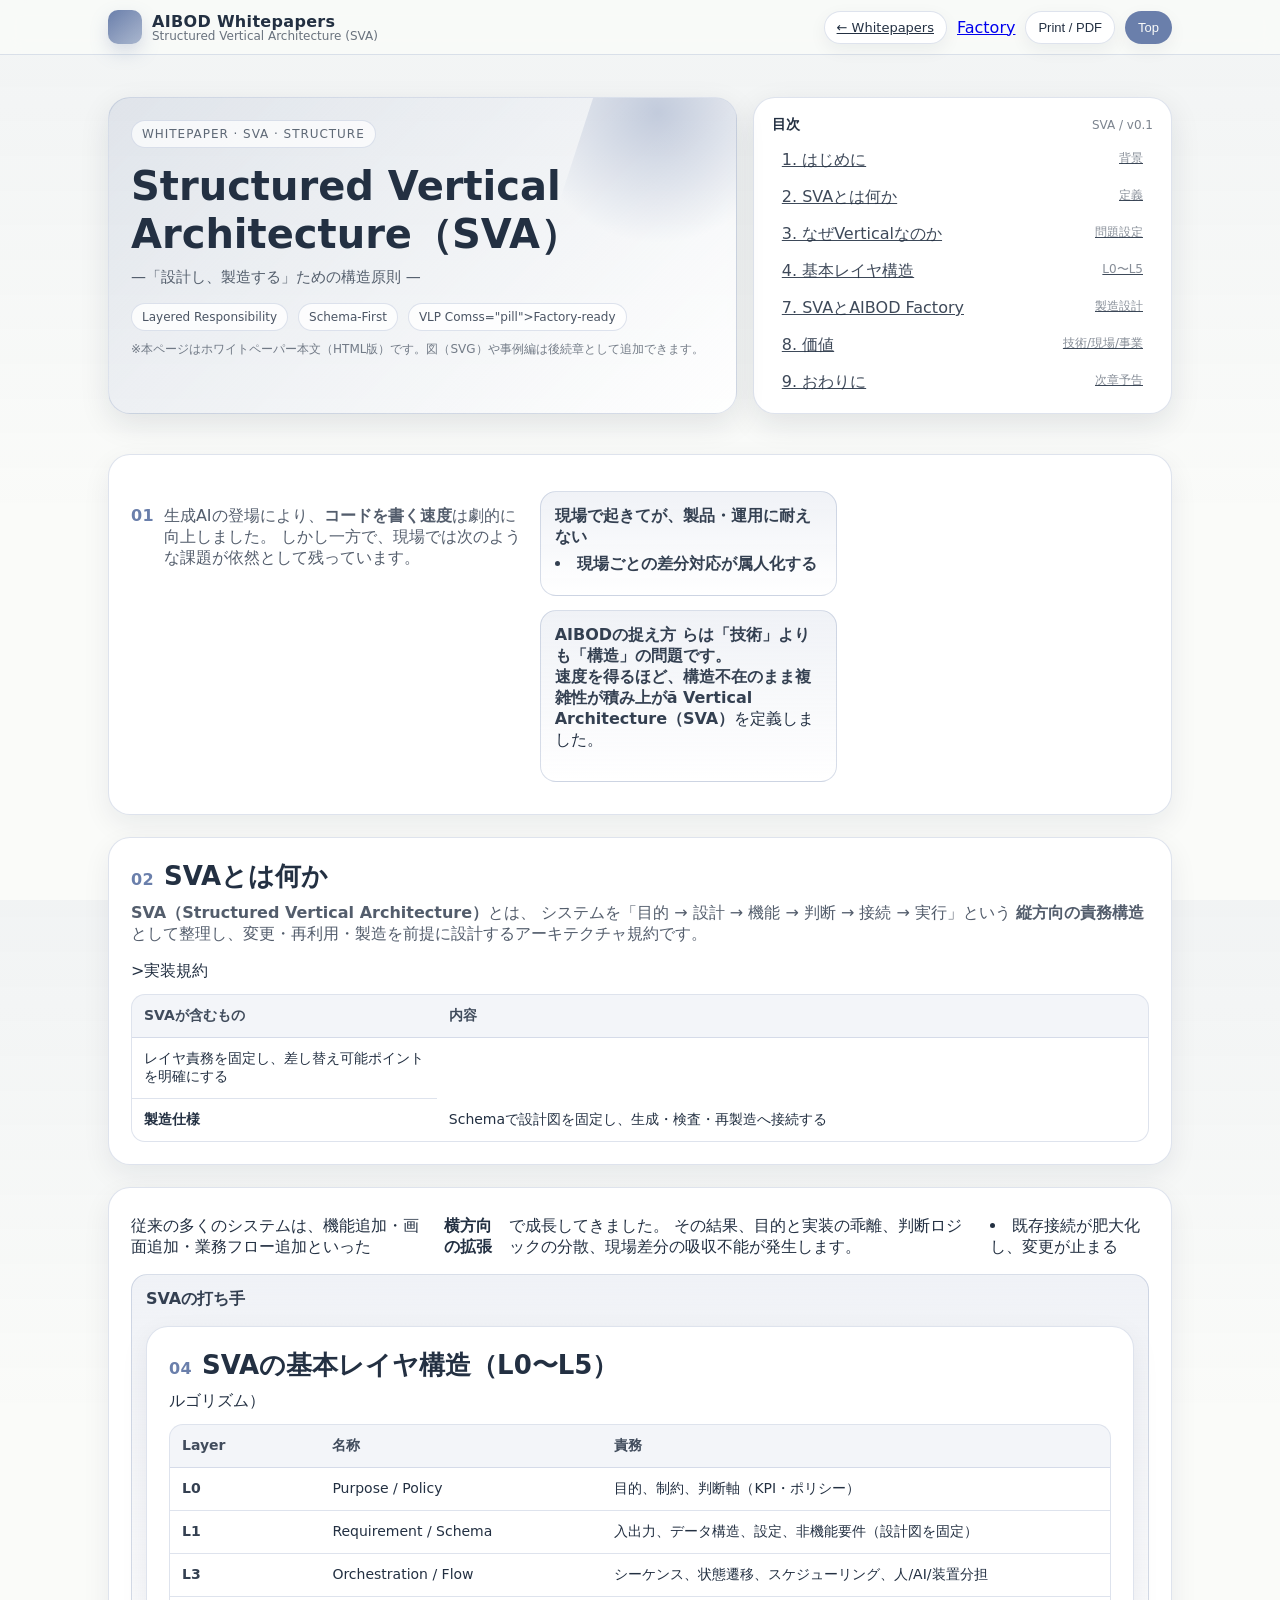
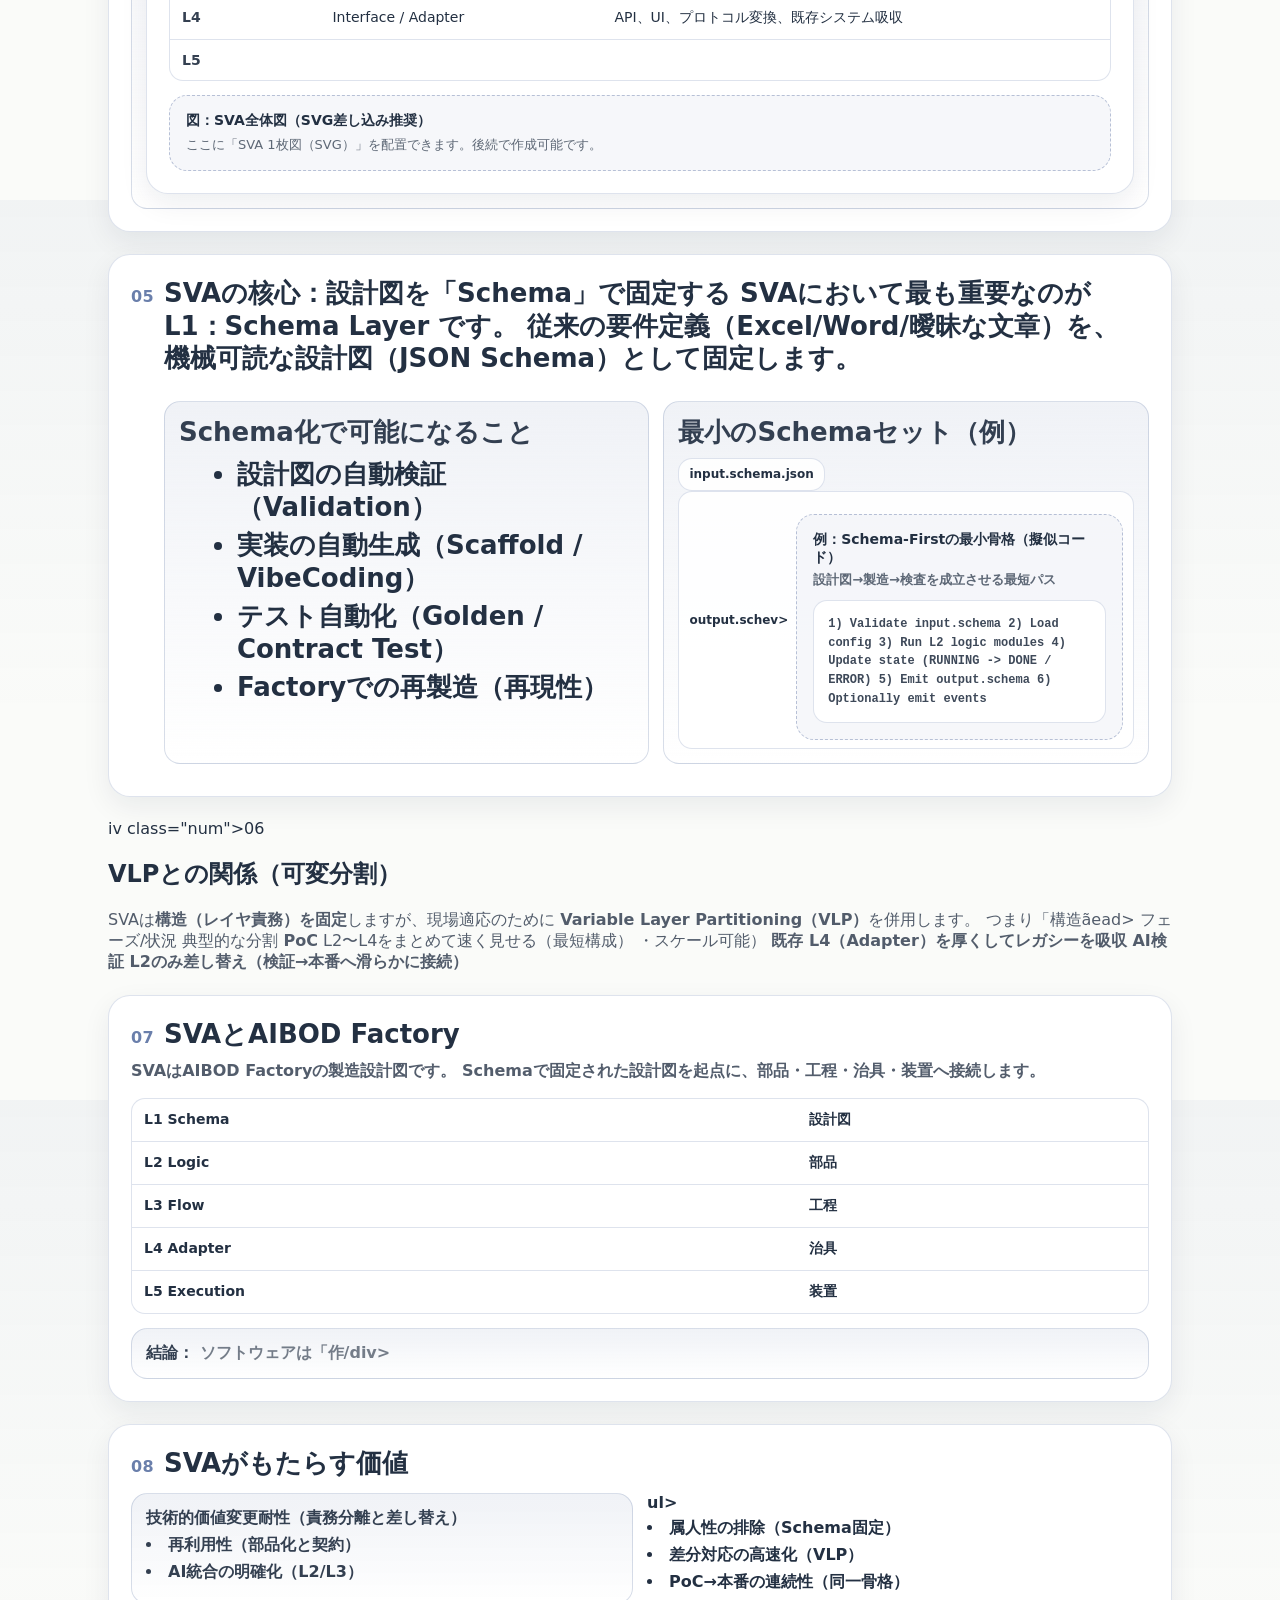
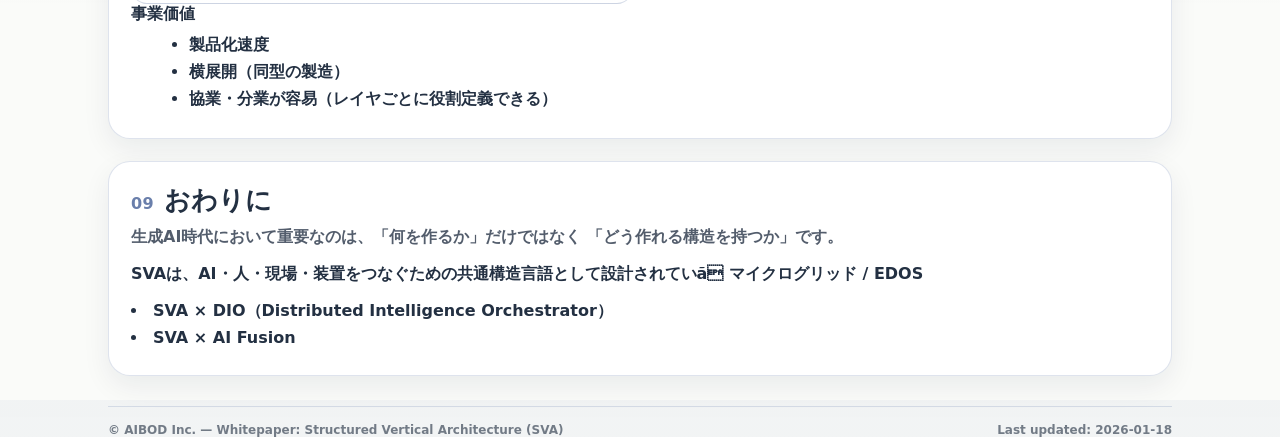
<file: sva/sva.html>
<!doctype html>
<html lang="ja">
<head>
  <meta charset="utf-8" />
  <meta name="viewport" content="width=device-width,initial-scale=1" />
  <meta name="description" content="Structured Vertical Architecture（SVA）— ソフトウェアを「設計し、製造する」ための構造原則（AIBOD Whitepaper）" />
  <title>SVA Whitepaper | AIBOD</title>

  <style>
    :root{
      --aibod-primary:#6A7FAB;
      --aibod-ink:#233042;
      --aibod-bg:#FAFBF9;
      --aibod-muted:#6A7FABCC;
      --card:#ffffff;
      --line:rgba(106,127,171,.22);
      --shadow:0 10px 30px rgba(20,32,50,.10);
      --radius:16px;
      --radius2:22px;
    }
    *{box-sizing:border-box}
    html,body{height:100%}
    body{
      margin:0;
      font-family: ui-sans-serif, system-ui, -apple-system, "Segoe UI", Roboto, Helvetica, Arial, "Apple Color Emoji","Segoe UI Emoji";
      color:var(--aibod-ink);
      background:linear-gradient(180deg, rgba(106,127,171,.06), transparent 520px), var(--aibod-bg);
      line-heighttion:none}
    a:hover{text-decoration:underline}
    .wrap{max-width:1100px; margin:0 auto; padding:0 18px}
    .topbar{
      position:sticky; top:0; z-index:50;
      background:rgba(250,251,249,.78);
      backdrop-filter:saturate(1.2) blur(10px);
      border-bottom:1px solid var(--line);
    }
    .topbar-inner{
      display:flex; align-items:center; justify-content:space-between;
      padding:10px 0;
      gap:14px;
    }
    .brand{
      display:flex; align-items:center; gap:10px; min-width:220px;
    }
    .logo{
      width:34px;height:34px;border-radius:10px;
      background:linear-gradient(140deg, var(--aibod-primary), rgba(106,127,171,.55));
      box-shadow:0 8px 18px rgba(106,127,171,.25);
    }
    .brand .t1{font-weight:800; letter-spacing:.02em}
    .brand .t2{font-size:12px; color:rgba(35,48,66,.68); margin-top:-2px}
    .btns{display:flex; align-items:center; gap:10px; flex-wrap:wrap; justify-content:flex-end}
    .btn{
      border:1px solid var(--line);
      background:#fff;
      color:var(--aibod-ink);
      padding:8px 12px;
      border-radius:999px;
      box-shadow:0 6px 18px rgba(20,32,50,.06);
      font-size:13px;
      cursor:pointer;
      user-select:none;
    }
    .btn.primary{
      background:var(--aibod-primary);
      color:var(--aibod-bg);
      border-color:rgba(106,127,171,.55);
    }
    .btn:hover{transform:translateY(-1px)}
    .btn:active{transform:translateY(0px)}
    .hero{
      padding:42px 0 18px;
    }
    .hero-grid{
      display:grid;
      grid-template-columns: 1.2fr .8fr;
      gap:16px;
      align-items:stretch;
    }
    @media (max-width: 900px){
      .hero-grid{grid-template-columns:1fr}
      .brand{min-width:auto}
    }
    .hero-card{
      background:linear-gradient(135deg, rgba(106,127,171,.14), rgba(255,255,255,.88));
      border:1px solid var(--line);
      border-radius:var(--radius2);
      box-shadow:var(--shadow);
      padding:22px;
      position:relative;
      overflow:hidden;
    }
    .hero-card:before{
      content:"";
      position:absolute; inset:-40px -60px auto auto;
      width:220px; height:220px;
      background:radial-gradient(circle at 30% 30%, rgba(106,127,171,.35), transparent 60%);
      transform:rotate(18deg);
    }
    .kicker{
      display:inline-flex; gap:8px; align-items:center;
      font-size:12px; letter-spacing:.08em; text-transform:uppercase;
      color:rgba(35,48,66,.72);
      border:1px solid var(--line);
      border-radius:999px;
      padding:6px 10px;
      background:rgba(255,255,255,.7);
      position:relative;
      z-index:1;
    }
    h1{
      margin:14px 0 10px;
      font-size: clamp(26px, 3.2vw, 40px);
      line-height:1.2;
      position:relative;
      z-index:1;
    }
    .sub{
      margin:0;
      color:rgba(35,48,66,.76);
      font-size:15px;
      position:relative;
      z-index:1;
    }
    .hero-meta{
      display:flex; gap:10px; flex-wrap:wrap;
      margin-top:16px;
      position:relative;
      z-index:1;
    }
    .pill{
      font-size:12px;
      padding:6px 10px;
      border-radius:999px;
      background:rgba(255,255,255,.8);
      border:1px solid var(--line);
      color:rgba(35,48,66,.82);
    }

    .toc-card{
      background:var(--card);
      border:1px solid var(--line);
      border-radius:var(--radius2);
      box-shadow:var(--shadow);
      padding:18px 18px 12px;
    }
    .toc-title{
      display:flex; align-items:center; justify-content:space-between;
      gap:10px;
      margin-bottom:8px;
    }
    .toc-title h3{margin:0; font-size:14px}
    .toc-title span{font-size:12px; color:rgba(35,48,66,.60)}
    .toc a{
      display:flex; justify-content:space-between; gap:10px;
      padding:8px 10px;
      border-radius:12px;
      color:rgba(35,48,66,.88);
    }
    .toc a:hover{
      background:rgba(106,127,171,.10);
      text-decoration:none;
    }
    .toc small{color:rgba(35,48,66,.55); font-size:12px}

    .section{
      margin:22px 0;
    }
    .section-card{
      background:var(--card);
      border:1px solid var(--line);
      border-radius:var(--radius2);
      box-shadow:0 10px 28px rgba(20,32,50,.07);
      padding:22px;
    }
    .h2{
      display:flex; align-items:baseline; gap:10px;
      margin:0 0 10px;
    }
    .h2 .num{
      font-weight:800;
      color:var(--aibod-primary);
      letter-spacing:.02em;
    }
    .h2 h2{
      margin:0;
      font-size: clamp(18px, 2.2vw, 26px);
      line-height:1.25;
    }
    .lead{
      color:rgba(35,48,66,.78);
      margin-top:6px;
    }

    .grid-2{
      display:grid;
      grid-template-columns:1fr 1fr;
      gap:14px;
      margin-top:14px;
    }
    @media (max-width: 840px){
      .grid-2{grid-template-columns:1fr}
    }

    .callout{
      background:linear-gradient(180deg, rgba(106,127,171,.10), rgba(255,255,255,.92));
      border:1px solid rgba(106,127,171,.26);
      border-radius:16px;
      padding:14px;
    }
    .callout b{color:rgba(35,48,66,.92)}
    ul{margin:10px 0 0 18px}
    li{margin:6px 0}
    .table{
      width:100%;
      border-collapse:separate;
      border-spacing:0;
      overflow:hidden;
      border-radius:14px;
      border:1px solid var(--line);
      margin-top:12px;
      background:#fff;
    }
    .table th, .table td{
      padding:12px 12px;
      border-bottom:1px solid var(--line);
      vertical-align:top;
      font-size:14px;
    }
    .table th{
      background:rgba(106,127,171,.08);
      color:rgba(35,48,66,.86);
      text-align:left;
      font-weight:700;
    }
    .table tr:last-child td{border-bottom:none}

    .figure{
      border:1px dashed rgba(106,127,171,.45);
      background:rgba(106,127,171,.06);
      border-radius:18px;
      padding:16px;
      margin-top:14px;
    }
    .figure h4{margin:0 0 6px; font-size:14px}
    .figure p{margin:0; color:rgba(35,48,66,.72); font-size:13px}
    .figure .box{
      margin-top:12px;
      border-radius:14px;
      border:1px solid var(--line);
      background:#fff;
      padding:14px;
      overflow:auto;
      font-family: ui-monospace, SFMono-Regular, Menlo, Monaco, Consolas, "Liberation Mono", "Courier New", monospace;
      font-size:12px;
      line-height:1.55;
      color:rgba(35,48,66,.88);
    }

    .footer{
      margin:30px 0 60px;
      color:rgba(35,48,66,.62);
      font-size:12px;
      display:flex;
      gap:10px;
      justify-content:space-between;
      flex-wrap:wrap;
      border-top:1px solid var(--line);
      padding-top:16px;
    }
    .muted{color:rgba(35,48,66,.62)}
    .badge{
      display:inline-flex;
      align-items:center;
      gap:8px;
      padding:8px 10px;
      border-radius:14px;
      border:1px solid var(--line);
      background:rgba(255,255,255,.85);
      font-size:12px;
    }
    .lang-note{
      font-size:12px;
      color:rgba(35,48,66,.62);
      margin-top:10px;
    }
  </style>
</head>

<body>
  <!-- Topbar -->
  <div class="topbar">
    <div class="wrap">
      <div class="topbar-inner">
        <div class="brand">
          <div class="logo" aria-hidden="true"></div>
          <div>
            <div class="t1">AIBOD Whitepapers</div>
            <div class="t2">Structured Vertical Architecture (SVA)</div>
          </div>
        </div>

        <div class="btns">
          <a class="btn" href="../index.html">← Whitepapers</a>
          <a cls="btn" href="../factory/factory.html">Factory</a>
          <button class="btn" id="btnPrint" type="button">Print / PDF</button>
          <button class="btn primary" id="btnTop" type="button">Top</button>
        </div>
      </div>
    </div>
  </div>

  <main class="wrap">
    <!-- Hero -->
    <section class="hero" id="top">
      <div class="hero-grid">
        <div class="hero-card">
          <span class="kicker">WHITEPAPER · SVA · STRUCTURE</span>
          <h1>Structured Vertical Architecture（SVA）</h1>
          <p class="sub">—「設計し、製造する」ための構造原則 —</p>

          <div class="hero-meta">
            <span class="pill">Layered Responsibility</span>
            <span class="pill">Schema-First</span>
            <span class="pill">VLP Comss="pill">Factory-ready</span>
          </div>

          <p class="lang-note">※本ページはホワイトペーパー本文（HTML版）です。図（SVG）や事例編は後続章として追加できます。</p>
        </div>

        <aside class="toc-card" aria-label="Table of contents">
          <div class="toc-title">
            <h3>目次</h3>
            <span class="muted">SVA / v0.1</span>
          </div>
          <nav class="toc">
            <a href="#sec1"><span>1. はじめに</span><small>背景</small></a>
            <a href="#sec2"><span>2. SVAとは何か</span><small>定義</small></a>
            <a href="#sec3"><span>3. なぜVerticalなのか</span><small>問題設定</small></a>
            <a href="#sec4"><span>4. 基本レイヤ構造</span><small>L0〜L5</small></ll></a>
            <a href="#sec7"><span>7. SVAとAIBOD Factory</span><small>製造設計</small></a>
            <a href="#sec8"><span>8. 価値</span><small>技術/現場/事業</small></a>
            <a href="#sec9"><span>9. おわりに</span><small>次章予告</small></a>
          </nav>
        </aside>
      </div>
    </section>

    <!-- 1 -->
    <section class="section" id="sec1">
      <div class="section-card">
        <div class="h2">
          <div class="num">01</div>
     <p class="lead">
          生成AIの登場により、<b>コードを書く速度</b>は劇的に向上しました。
          しかし一方で、現場では次のような課題が依然として残っています。
        </p>
        <div class="grid-2">
          <div class="callout">
            <b>現場で起きてが、製品・運用に耐えない</li>
              <li>現場ごとの差分対応が属人化する</li>
            </ul>
          </div>
          <div class="callout">
            <b>AIBODの捉え方</b>
       らは「技術」よりも「構造」の問題です。<br/>
              速度を得るほど、構造不在のまま複雑性が積み上がã Vertical Architecture（SVA）</b>を定義しました。
            </p>
          </div>
        </div>
      </div>
    </section>

    <!-- 2 -->
    <sectid="sec2">
      <div class="section-card">
        <div class="h2">
          <div class="num">02</div>
          <h2>SVAとは何か</h2>
        </div>
        <p class="lead">
          <b>SVA（Structured Vertical Architecture）</b>とは、
          システムを「目的 → 設計 → 機能 → 判断 → 接続 → 実行」という
          <b>縦方向の責務構造</b>として整理し、変更・再利用・製造を前提に設計するアーキテクチャ規約です。
        </p>

        <table class="table" role="table" aria-label="SVA definition">
          <thead>
            <tr>
              <th style="width:30%">SVAが含むもの</th>
              <th>内容</th>
            </tr>
          </thead>
 >実装規約</b></td>
              <td>レイヤ責務を固定し、差し替え可能ポイントを明確にする</td>
            </tr>
            <tr>
              <td><b>製造仕様</b></td>
              <td>Schemaで設計図を固定し、生成・検査・再製造へ接続する</td>
            </tr>
          </tbody>
        </table>
      </div>
    </section>

    <!-- 3 -->
    <section class="section" id="sec3">
      <div class="section-card">
        <div class="h2">
          従来の多くのシステムは、機能追加・画面追加・業務フロー追加といった
          <b>横方向の拡張</b>で成長してきました。
          その結果、目的と実装の乖離、判断ロジックの分散、現場差分の吸収不能が発生します。
        </p>

        <di/li>
              <li>既存接続が肥大化し、変更が止まる</li>
            </ul>
          </div>
          <div class="callout">
            <b>SVAの打ち手</b>
            <p class="muted" style="margin:行を縦に揃え、<br/>
              レイヤ責務を固定することで、<b>変更・再利用・製造</b>を成立させます。
      <!-- 4 -->
    <section class="section" id="sec4">
      <div class="section-card">
        <div class="h2">
          <div class="num">04</div>
          <h2>SVAの基本レイヤ構造（L0〜L5）</h2>
        </div>

        <table class="table" role="table" aria-label="SVA layers">
          <thead>
            <tr>
              <th style="width:16%">Layer</th>
              <th style="width:30%">名称</th>
              <th>責務</th>
            </tr>
          </thead>
          <tbody>
            <tr>
              <td><b>L0</b></td>
              <td>Purpose / Policy</td>
              <td>目的、制約、判断軸（KPI・ポリシー）</td>
            </tr>
            <tr>
              <td><b>L1</b></td>
              <td>Requirement / Schema</td>
              <td>入出力、データ構造、設定、非機能要件（設計図を固定）</td>
            </tr>
           ルゴリズム）</td>
            </tr>
            <tr>
              <td><b>L3</b></td>
              <td>Orchestration / Flow</td>
              <td>シーケンス、状態遷移、スケジューリング、人/AI/装置分担</td>
            </tr>
            <tr>
              <td><b>L4</b></td>
              <td>Interface / Adapter</td>
              <td>API、UI、プロトコル変換、既存システム吸収</td>
            </tr>
            <tr>
              <td><b>L5</b/td>
            </tr>
          </tbody>
        </table>

        <div class="figure" role="note" aria-label="Figure placeholder">
          <h4>図：SVA全体図（SVG差し込み推奨）</h4>
          <p>ここに「SVA 1枚図（SVG）」を配置できます。後続で作成可能です。</p>
          <div class="assets/sva_overview.svg" alt="SVA overview" style="max-width:100%;"&gt; --&gt;
          </div>
        </div>
      </div>
    </section>

    <!-- 5 -->
    <section class="section" id="sec5">
      <div class="section-card">
        <div class="h2">
          <div class="num">05</div>
          <h2>SVAの核心：設計図を「Schema」で固定する</h2ass="lead">
          SVAにおいて最も重要なのが <b>L1：Schema Layer</b> です。
          従来の要件定義（Excel/Word/曖昧な文章）を、
          <b>機械可読な設計図（JSON Schema）</b>として固定します。
        </p>

        <div class="grid-2">
          <div class="callout">
            <b>Schema化で可能になること</b>
            <ul>
              <li>設計図の自動検証（Validation）</li>
              <li>実装の自動生成（Scaffold / VibeCoding）</li>
              <li>テスト自動化（Golden / Contract Test）</li>
              <li>Factoryでの再製造（再現性）</li>
            </ul>
          </div>
          <div class="callout">
            <b>最小のSchemaセット（例）</b>
            <div class="badge" style="margin-top:10px">input.schema.json</div>
            <div class="badge">output.schev>

        <div class="figure">
          <h4>例：Schema-Firstの最小骨格（擬似コード）</h4>
          <p>設計図→製造→検査を成立させる最短パス</p>
          <div class="box">
1) Validate input.schema
2) Load config
3) Run L2 logic modules
4) Update state (RUNNING -> DONE / ERROR)
5) Emit output.schema
6) Optionally emit events
          </div>
        </div>
      </div>
    </section>

    <!-- 6 -->
    <section class="section" id="sec6">
    iv class="num">06</div>
          <h2>VLPとの関係（可変分割）</h2>
        </div>
        <p class="lead">
          SVAは<b>構造（レイヤ責務）を固定</b>しますが、現場適応のために
          <b>Variable Layer Partitioning（VLP）</b>を併用します。
          つまり「構造ãead>
            <tr>
              <th style="width:28%">フェーズ/状況</th>
              <th>典型的な分割</th>
            </tr>
          </thead>
          <tbody>
            <tr>
              <td><b>PoC</b></td>
              <td>L2〜L4をまとめて速く見せる（最短構成）</td>
            </tr>
            <tr>
    ・スケール可能）</td>
            </tr>
            <tr>
              <td><b>既存      <td>L4（Adapter）を厚くしてレガシーを吸収</td>
            </tr>
            <tr>
              <td><b>AI検証</b></td>
              <td>L2のみ差し替え（検証→本番へ滑らかに接続）</td>
            </tr>
          </tbody>
        </table>
      </div>
    </section>

    <!-- 7 -->
    <section class="section" id="sec7">
      <div class="section-card">
        <div class="h2">
          <div class="num">07</div>
          <h2>SVAとAIBOD Factory</h2>
        </div>
        <p class="lead">
          SVAはAIBOD Factoryの<b>製造設計図</b>です。
          Schemaで固定された設計図を起点に、部品・工程・治具・装置へ接続します。
        </p>

        <table class="table" aria-label="SVA to Factory mapping">
         
            <tr><td><b>L1 Schema</b></td><td>設計図</td></tr>
            <tr><td><b>L2 Logic</b></td><td>部品</td></tr>
            <tr><td><b>L3 Flow</b></td><td>工程</td></tr>
            <tr><td><b>L4 Adapter</b></td><td>治具</td></tr>
            <tr><td><b>L5 Execution</b></td><td>装置</td></tr>
          </tbody>
        </table>

        <div class="callout" style="margin-top:14px">
          <b>結論：</b>
          <span class="muted">ソフトウェアは「作/div>
    </section>

    <!-- 8 -->
    <section class="section" id="sec8">
      <div class="section-card">
        <div class="h2">
          <div class="num">08</div>
          <h2>SVAがもたらす価値</h2>
        </div>

        <div class="grid-2">
          <div class="callout">
            <b>技術的価値</          <li>変更耐性（責務分離と差し替え）</li>
              <li>再利用性（部品化と契約）</li>
              <li>AI統合の明確化（L2/L3）</li>
            </ul>
          </div>ul>
              <li>属人性の排除（Schema固定）</li>
              <li>差分対応の高速化（VLP）</li>
              <li>PoC→本番の連続性（同一骨格）</li>
            </ul>
          </div>
        </    <b>事業価値</b>
          <ul>
            <li>製品化速度</li>
            <li>横展開（同型の製造）</li>
            <li>協業・分業が容易（レイヤごとに役割定義できる）</li>
          </ul>
        </div>
      </div>
    </section>

    <!-- 9 -->
    <section class="section" id="sec9">
      <div class="section-card">
        <div class="h2">
          <div class="num">09</div>
          <h2>おわりに</h2>
        </div>
        <p class="lead">
          生成AI時代において重要なのは、「何を作るか」だけではなく
          <b>「どう作れる構造を持つか」</b>です。
        </p>
        <p>
          SVAは、AI・人・現場・装置をつなぐための<b>共通構造言語</b>として設計されていã マイクログリッド / EDOS</li>
            <li>SVA × DIO（Distributed Intelligence Orchestrator）</li>
            <li>SVA × AI Fusion</li>
          </ul>
        </div>
      </div>
    </section>

    <div class="footer">
      <div>© AIBOD Inc. — Whitepaper: Structured Vertical Architecture (SVA)</div>
      <div class="muted">Last updated: <span id="lastUpdated">2026-01-18</span></div>
    </div>
  </main>

  <script>
    // Smooth scroll for TOC links
    document.q#"]').forEach(a => {
      a.addEventListener('click', (e) => {
        const id = a.getAttribute('href');
        const el = document.querySelector(id);
        if(!el) return;
        e.preventDefault();
        el.scrollIntoView({behavior:'smooth', block:'start'});
        history.replaceState(null, '', id);
      });
    });

    // Buttons
    document.getElementById('btnTop').addEventListener('click', () => {
      document.getElementById('top').scrollIntoView({behavior:'smooth', block:'start'});
    });

    document.getElementById('btnPrint').addEventListener('click', () => window.print());

    // Update "Last updated" (keep as fixed date by default; allow override)
    // const today = new Date();
    // document.getElementById('lastUpdated').textContent = today.toISOString().slice(0,10);
  </script>
</body>
</html>
</file>
